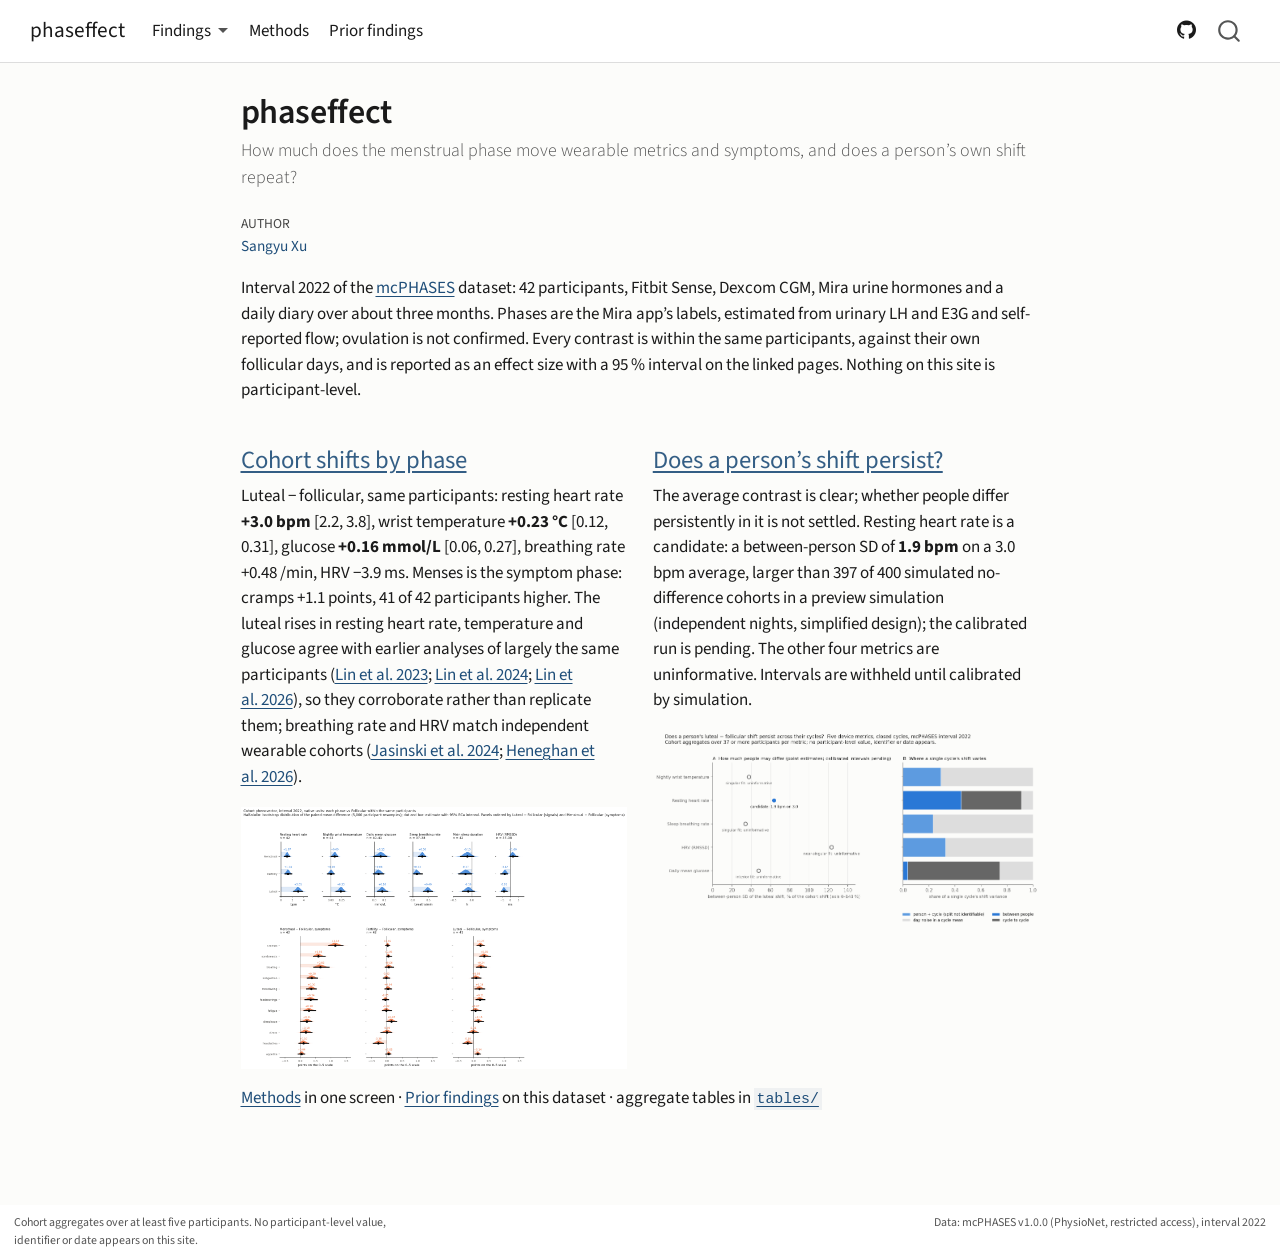
<file: docs/index.html>
<!DOCTYPE html>
<html xmlns="http://www.w3.org/1999/xhtml" lang="en" xml:lang="en"><head>

<meta charset="utf-8">
<meta name="generator" content="quarto-1.8.27">

<meta name="viewport" content="width=device-width, initial-scale=1.0, user-scalable=yes">

<meta name="author" content="Sangyu Xu">

<title>phaseffect</title>
<style>
code{white-space: pre-wrap;}
span.smallcaps{font-variant: small-caps;}
div.columns{display: flex; gap: min(4vw, 1.5em);}
div.column{flex: auto; overflow-x: auto;}
div.hanging-indent{margin-left: 1.5em; text-indent: -1.5em;}
ul.task-list{list-style: none;}
ul.task-list li input[type="checkbox"] {
  width: 0.8em;
  margin: 0 0.8em 0.2em -1em; /* quarto-specific, see https://github.com/quarto-dev/quarto-cli/issues/4556 */ 
  vertical-align: middle;
}
</style>


<script src="site_libs/quarto-nav/quarto-nav.js"></script>
<script src="site_libs/quarto-nav/headroom.min.js"></script>
<script src="site_libs/clipboard/clipboard.min.js"></script>
<script src="site_libs/quarto-search/autocomplete.umd.js"></script>
<script src="site_libs/quarto-search/fuse.min.js"></script>
<script src="site_libs/quarto-search/quarto-search.js"></script>
<meta name="quarto:offset" content="./">
<script src="site_libs/quarto-html/quarto.js" type="module"></script>
<script src="site_libs/quarto-html/tabsets/tabsets.js" type="module"></script>
<script src="site_libs/quarto-html/axe/axe-check.js" type="module"></script>
<script src="site_libs/quarto-html/popper.min.js"></script>
<script src="site_libs/quarto-html/tippy.umd.min.js"></script>
<script src="site_libs/quarto-html/anchor.min.js"></script>
<link href="site_libs/quarto-html/tippy.css" rel="stylesheet">
<link href="site_libs/quarto-html/quarto-syntax-highlighting-ed96de9b727972fe78a7b5d16c58bf87.css" rel="stylesheet" id="quarto-text-highlighting-styles">
<script src="site_libs/bootstrap/bootstrap.min.js"></script>
<link href="site_libs/bootstrap/bootstrap-icons.css" rel="stylesheet">
<link href="site_libs/bootstrap/bootstrap-5b4ad623e5705c0698d39aec6f10cf02.min.css" rel="stylesheet" append-hash="true" id="quarto-bootstrap" data-mode="light">
<script id="quarto-search-options" type="application/json">{
  "location": "navbar",
  "copy-button": false,
  "collapse-after": 3,
  "panel-placement": "end",
  "type": "overlay",
  "limit": 50,
  "keyboard-shortcut": [
    "f",
    "/",
    "s"
  ],
  "show-item-context": false,
  "language": {
    "search-no-results-text": "No results",
    "search-matching-documents-text": "matching documents",
    "search-copy-link-title": "Copy link to search",
    "search-hide-matches-text": "Hide additional matches",
    "search-more-match-text": "more match in this document",
    "search-more-matches-text": "more matches in this document",
    "search-clear-button-title": "Clear",
    "search-text-placeholder": "",
    "search-detached-cancel-button-title": "Cancel",
    "search-submit-button-title": "Submit",
    "search-label": "Search"
  }
}</script>


<link rel="stylesheet" href="styles.css">
</head>

<body class="nav-fixed fullcontent quarto-light">

<div id="quarto-search-results"></div>
  <header id="quarto-header" class="headroom fixed-top">
    <nav class="navbar navbar-expand-lg " data-bs-theme="dark">
      <div class="navbar-container container-fluid">
      <div class="navbar-brand-container mx-auto">
    <a class="navbar-brand" href="./index.html">
    <span class="navbar-title">phaseffect</span>
    </a>
  </div>
            <div id="quarto-search" class="" title="Search"></div>
          <button class="navbar-toggler" type="button" data-bs-toggle="collapse" data-bs-target="#navbarCollapse" aria-controls="navbarCollapse" role="menu" aria-expanded="false" aria-label="Toggle navigation" onclick="if (window.quartoToggleHeadroom) { window.quartoToggleHeadroom(); }">
  <span class="navbar-toggler-icon"></span>
</button>
          <div class="collapse navbar-collapse" id="navbarCollapse">
            <ul class="navbar-nav navbar-nav-scroll me-auto">
  <li class="nav-item dropdown ">
    <a class="nav-link dropdown-toggle" href="#" id="nav-menu-findings" role="link" data-bs-toggle="dropdown" aria-expanded="false">
 <span class="menu-text">Findings</span>
    </a>
    <ul class="dropdown-menu" aria-labelledby="nav-menu-findings">    
        <li>
    <a class="dropdown-item" href="./cohort-shifts.html">
 <span class="dropdown-text">Cohort shifts by phase</span></a>
  </li>  
        <li>
    <a class="dropdown-item" href="./repeatability.html">
 <span class="dropdown-text">Does a person’s shift repeat?</span></a>
  </li>  
    </ul>
  </li>
  <li class="nav-item">
    <a class="nav-link" href="./methods.html"> 
<span class="menu-text">Methods</span></a>
  </li>  
  <li class="nav-item">
    <a class="nav-link" href="./prior-findings.html"> 
<span class="menu-text">Prior findings</span></a>
  </li>  
</ul>
            <ul class="navbar-nav navbar-nav-scroll ms-auto">
  <li class="nav-item compact">
    <a class="nav-link" href="https://github.com/sangyu/phaseffect"> <i class="bi bi-github" role="img" aria-label="GitHub">
</i> 
<span class="menu-text"></span></a>
  </li>  
</ul>
          </div> <!-- /navcollapse -->
            <div class="quarto-navbar-tools">
</div>
      </div> <!-- /container-fluid -->
    </nav>
</header>
<!-- content -->
<div id="quarto-content" class="quarto-container page-columns page-rows-contents page-layout-article page-navbar">
<!-- sidebar -->
<!-- margin-sidebar -->
    
<!-- main -->
<main class="content" id="quarto-document-content">

<header id="title-block-header" class="quarto-title-block default">
<div class="quarto-title">
<h1 class="title">phaseffect</h1>
<p class="subtitle lead">How much does the menstrual phase move wearable metrics and symptoms, and does a person’s own shift repeat?</p>
</div>



<div class="quarto-title-meta">

    <div>
    <div class="quarto-title-meta-heading">Author</div>
    <div class="quarto-title-meta-contents">
             <p><a href="https://xusangyu.com">Sangyu Xu</a> </p>
          </div>
  </div>
    
  
    
  </div>
  


</header>


<p>Interval 2022 of the <a href="https://physionet.org/content/mcphases/1.0.0/">mcPHASES</a> dataset: 42 participants, Fitbit Sense, Dexcom CGM, Mira urine hormones and a daily diary over about three months. Phases are the Mira app’s labels, estimated from urinary LH and E3G and self-reported flow; ovulation is not confirmed. Every contrast is within the same participants, against their own follicular days, and is reported as an effect size with a 95 % interval on the linked pages. Nothing on this site is participant-level.</p>
<div class="grid">
<section id="cohort-shifts-by-phase" class="level3 g-col-12 g-col-md-6">
<h3 class="anchored" data-anchor-id="cohort-shifts-by-phase"><a href="./cohort-shifts.html">Cohort shifts by phase</a></h3>
<p>Luteal − follicular, same participants: resting heart rate <strong>+3.0 bpm</strong> [2.2, 3.8], wrist temperature <strong>+0.23 °C</strong> [0.12, 0.31], glucose <strong>+0.16 mmol/L</strong> [0.06, 0.27], breathing rate +0.48 /min, HRV −3.9 ms. Menses is the symptom phase: cramps +1.1 points, 41 of 42 participants higher. The luteal rises in resting heart rate, temperature and glucose agree with earlier analyses of largely the same participants (<a href="https://doi.org/10.1038/s41746-023-00884-x">Lin et al.&nbsp;2023</a>; <a href="https://doi.org/10.1038/s44294-024-00037-9">Lin et al.&nbsp;2024</a>; <a href="https://doi.org/10.1038/s41597-026-06805-3">Lin et al.&nbsp;2026</a>), so they corroborate rather than replicate them; breathing rate and HRV match independent wearable cohorts (<a href="https://doi.org/10.1038/s41746-024-01394-0">Jasinski et al.&nbsp;2024</a>; <a href="https://doi.org/10.1177/17455057261503611">Heneghan et al.&nbsp;2026</a>).</p>
<p><a href="./cohort-shifts.html"><img src="figures/P1_phenovector_forest.png" class="img-fluid"></a></p>
</section>
<section id="does-a-persons-shift-persist" class="level3 g-col-12 g-col-md-6">
<h3 class="anchored" data-anchor-id="does-a-persons-shift-persist"><a href="./repeatability.html">Does a person’s shift persist?</a></h3>
<p>The average contrast is clear; whether people differ persistently in it is not settled. Resting heart rate is a candidate: a between-person SD of <strong>1.9 bpm</strong> on a 3.0 bpm average, larger than 397 of 400 simulated no-difference cohorts in a preview simulation (independent nights, simplified design); the calibrated run is pending. The other four metrics are uninformative. Intervals are withheld until calibrated by simulation.</p>
<p><a href="./repeatability.html"><img src="figures/F4_rep03.png" class="img-fluid"></a></p>
</section>
</div>
<p><a href="./methods.html">Methods</a> in one screen · <a href="./prior-findings.html">Prior findings</a> on this dataset · aggregate tables in <a href="https://github.com/sangyu/phaseffect/tree/main/tables"><code>tables/</code></a></p>



</main> <!-- /main -->
<script id="quarto-html-after-body" type="application/javascript">
  window.document.addEventListener("DOMContentLoaded", function (event) {
    const icon = "";
    const anchorJS = new window.AnchorJS();
    anchorJS.options = {
      placement: 'right',
      icon: icon
    };
    anchorJS.add('.anchored');
    const isCodeAnnotation = (el) => {
      for (const clz of el.classList) {
        if (clz.startsWith('code-annotation-')) {                     
          return true;
        }
      }
      return false;
    }
    const onCopySuccess = function(e) {
      // button target
      const button = e.trigger;
      // don't keep focus
      button.blur();
      // flash "checked"
      button.classList.add('code-copy-button-checked');
      var currentTitle = button.getAttribute("title");
      button.setAttribute("title", "Copied!");
      let tooltip;
      if (window.bootstrap) {
        button.setAttribute("data-bs-toggle", "tooltip");
        button.setAttribute("data-bs-placement", "left");
        button.setAttribute("data-bs-title", "Copied!");
        tooltip = new bootstrap.Tooltip(button, 
          { trigger: "manual", 
            customClass: "code-copy-button-tooltip",
            offset: [0, -8]});
        tooltip.show();    
      }
      setTimeout(function() {
        if (tooltip) {
          tooltip.hide();
          button.removeAttribute("data-bs-title");
          button.removeAttribute("data-bs-toggle");
          button.removeAttribute("data-bs-placement");
        }
        button.setAttribute("title", currentTitle);
        button.classList.remove('code-copy-button-checked');
      }, 1000);
      // clear code selection
      e.clearSelection();
    }
    const getTextToCopy = function(trigger) {
      const outerScaffold = trigger.parentElement.cloneNode(true);
      const codeEl = outerScaffold.querySelector('code');
      for (const childEl of codeEl.children) {
        if (isCodeAnnotation(childEl)) {
          childEl.remove();
        }
      }
      return codeEl.innerText;
    }
    const clipboard = new window.ClipboardJS('.code-copy-button:not([data-in-quarto-modal])', {
      text: getTextToCopy
    });
    clipboard.on('success', onCopySuccess);
    if (window.document.getElementById('quarto-embedded-source-code-modal')) {
      const clipboardModal = new window.ClipboardJS('.code-copy-button[data-in-quarto-modal]', {
        text: getTextToCopy,
        container: window.document.getElementById('quarto-embedded-source-code-modal')
      });
      clipboardModal.on('success', onCopySuccess);
    }
      var localhostRegex = new RegExp(/^(?:http|https):\/\/localhost\:?[0-9]*\//);
      var mailtoRegex = new RegExp(/^mailto:/);
        var filterRegex = new RegExp("https:\/\/sangyu\.github\.io\/phaseffect");
      var isInternal = (href) => {
          return filterRegex.test(href) || localhostRegex.test(href) || mailtoRegex.test(href);
      }
      // Inspect non-navigation links and adorn them if external
     var links = window.document.querySelectorAll('a[href]:not(.nav-link):not(.navbar-brand):not(.toc-action):not(.sidebar-link):not(.sidebar-item-toggle):not(.pagination-link):not(.no-external):not([aria-hidden]):not(.dropdown-item):not(.quarto-navigation-tool):not(.about-link)');
      for (var i=0; i<links.length; i++) {
        const link = links[i];
        if (!isInternal(link.href)) {
          // undo the damage that might have been done by quarto-nav.js in the case of
          // links that we want to consider external
          if (link.dataset.originalHref !== undefined) {
            link.href = link.dataset.originalHref;
          }
            // target, if specified
            link.setAttribute("target", "_blank");
            if (link.getAttribute("rel") === null) {
              link.setAttribute("rel", "noopener");
            }
        }
      }
    function tippyHover(el, contentFn, onTriggerFn, onUntriggerFn) {
      const config = {
        allowHTML: true,
        maxWidth: 500,
        delay: 100,
        arrow: false,
        appendTo: function(el) {
            return el.parentElement;
        },
        interactive: true,
        interactiveBorder: 10,
        theme: 'quarto',
        placement: 'bottom-start',
      };
      if (contentFn) {
        config.content = contentFn;
      }
      if (onTriggerFn) {
        config.onTrigger = onTriggerFn;
      }
      if (onUntriggerFn) {
        config.onUntrigger = onUntriggerFn;
      }
      window.tippy(el, config); 
    }
    const noterefs = window.document.querySelectorAll('a[role="doc-noteref"]');
    for (var i=0; i<noterefs.length; i++) {
      const ref = noterefs[i];
      tippyHover(ref, function() {
        // use id or data attribute instead here
        let href = ref.getAttribute('data-footnote-href') || ref.getAttribute('href');
        try { href = new URL(href).hash; } catch {}
        const id = href.replace(/^#\/?/, "");
        const note = window.document.getElementById(id);
        if (note) {
          return note.innerHTML;
        } else {
          return "";
        }
      });
    }
    const xrefs = window.document.querySelectorAll('a.quarto-xref');
    const processXRef = (id, note) => {
      // Strip column container classes
      const stripColumnClz = (el) => {
        el.classList.remove("page-full", "page-columns");
        if (el.children) {
          for (const child of el.children) {
            stripColumnClz(child);
          }
        }
      }
      stripColumnClz(note)
      if (id === null || id.startsWith('sec-')) {
        // Special case sections, only their first couple elements
        const container = document.createElement("div");
        if (note.children && note.children.length > 2) {
          container.appendChild(note.children[0].cloneNode(true));
          for (let i = 1; i < note.children.length; i++) {
            const child = note.children[i];
            if (child.tagName === "P" && child.innerText === "") {
              continue;
            } else {
              container.appendChild(child.cloneNode(true));
              break;
            }
          }
          if (window.Quarto?.typesetMath) {
            window.Quarto.typesetMath(container);
          }
          return container.innerHTML
        } else {
          if (window.Quarto?.typesetMath) {
            window.Quarto.typesetMath(note);
          }
          return note.innerHTML;
        }
      } else {
        // Remove any anchor links if they are present
        const anchorLink = note.querySelector('a.anchorjs-link');
        if (anchorLink) {
          anchorLink.remove();
        }
        if (window.Quarto?.typesetMath) {
          window.Quarto.typesetMath(note);
        }
        if (note.classList.contains("callout")) {
          return note.outerHTML;
        } else {
          return note.innerHTML;
        }
      }
    }
    for (var i=0; i<xrefs.length; i++) {
      const xref = xrefs[i];
      tippyHover(xref, undefined, function(instance) {
        instance.disable();
        let url = xref.getAttribute('href');
        let hash = undefined; 
        if (url.startsWith('#')) {
          hash = url;
        } else {
          try { hash = new URL(url).hash; } catch {}
        }
        if (hash) {
          const id = hash.replace(/^#\/?/, "");
          const note = window.document.getElementById(id);
          if (note !== null) {
            try {
              const html = processXRef(id, note.cloneNode(true));
              instance.setContent(html);
            } finally {
              instance.enable();
              instance.show();
            }
          } else {
            // See if we can fetch this
            fetch(url.split('#')[0])
            .then(res => res.text())
            .then(html => {
              const parser = new DOMParser();
              const htmlDoc = parser.parseFromString(html, "text/html");
              const note = htmlDoc.getElementById(id);
              if (note !== null) {
                const html = processXRef(id, note);
                instance.setContent(html);
              } 
            }).finally(() => {
              instance.enable();
              instance.show();
            });
          }
        } else {
          // See if we can fetch a full url (with no hash to target)
          // This is a special case and we should probably do some content thinning / targeting
          fetch(url)
          .then(res => res.text())
          .then(html => {
            const parser = new DOMParser();
            const htmlDoc = parser.parseFromString(html, "text/html");
            const note = htmlDoc.querySelector('main.content');
            if (note !== null) {
              // This should only happen for chapter cross references
              // (since there is no id in the URL)
              // remove the first header
              if (note.children.length > 0 && note.children[0].tagName === "HEADER") {
                note.children[0].remove();
              }
              const html = processXRef(null, note);
              instance.setContent(html);
            } 
          }).finally(() => {
            instance.enable();
            instance.show();
          });
        }
      }, function(instance) {
      });
    }
        let selectedAnnoteEl;
        const selectorForAnnotation = ( cell, annotation) => {
          let cellAttr = 'data-code-cell="' + cell + '"';
          let lineAttr = 'data-code-annotation="' +  annotation + '"';
          const selector = 'span[' + cellAttr + '][' + lineAttr + ']';
          return selector;
        }
        const selectCodeLines = (annoteEl) => {
          const doc = window.document;
          const targetCell = annoteEl.getAttribute("data-target-cell");
          const targetAnnotation = annoteEl.getAttribute("data-target-annotation");
          const annoteSpan = window.document.querySelector(selectorForAnnotation(targetCell, targetAnnotation));
          const lines = annoteSpan.getAttribute("data-code-lines").split(",");
          const lineIds = lines.map((line) => {
            return targetCell + "-" + line;
          })
          let top = null;
          let height = null;
          let parent = null;
          if (lineIds.length > 0) {
              //compute the position of the single el (top and bottom and make a div)
              const el = window.document.getElementById(lineIds[0]);
              top = el.offsetTop;
              height = el.offsetHeight;
              parent = el.parentElement.parentElement;
            if (lineIds.length > 1) {
              const lastEl = window.document.getElementById(lineIds[lineIds.length - 1]);
              const bottom = lastEl.offsetTop + lastEl.offsetHeight;
              height = bottom - top;
            }
            if (top !== null && height !== null && parent !== null) {
              // cook up a div (if necessary) and position it 
              let div = window.document.getElementById("code-annotation-line-highlight");
              if (div === null) {
                div = window.document.createElement("div");
                div.setAttribute("id", "code-annotation-line-highlight");
                div.style.position = 'absolute';
                parent.appendChild(div);
              }
              div.style.top = top - 2 + "px";
              div.style.height = height + 4 + "px";
              div.style.left = 0;
              let gutterDiv = window.document.getElementById("code-annotation-line-highlight-gutter");
              if (gutterDiv === null) {
                gutterDiv = window.document.createElement("div");
                gutterDiv.setAttribute("id", "code-annotation-line-highlight-gutter");
                gutterDiv.style.position = 'absolute';
                const codeCell = window.document.getElementById(targetCell);
                const gutter = codeCell.querySelector('.code-annotation-gutter');
                gutter.appendChild(gutterDiv);
              }
              gutterDiv.style.top = top - 2 + "px";
              gutterDiv.style.height = height + 4 + "px";
            }
            selectedAnnoteEl = annoteEl;
          }
        };
        const unselectCodeLines = () => {
          const elementsIds = ["code-annotation-line-highlight", "code-annotation-line-highlight-gutter"];
          elementsIds.forEach((elId) => {
            const div = window.document.getElementById(elId);
            if (div) {
              div.remove();
            }
          });
          selectedAnnoteEl = undefined;
        };
          // Handle positioning of the toggle
      window.addEventListener(
        "resize",
        throttle(() => {
          elRect = undefined;
          if (selectedAnnoteEl) {
            selectCodeLines(selectedAnnoteEl);
          }
        }, 10)
      );
      function throttle(fn, ms) {
      let throttle = false;
      let timer;
        return (...args) => {
          if(!throttle) { // first call gets through
              fn.apply(this, args);
              throttle = true;
          } else { // all the others get throttled
              if(timer) clearTimeout(timer); // cancel #2
              timer = setTimeout(() => {
                fn.apply(this, args);
                timer = throttle = false;
              }, ms);
          }
        };
      }
        // Attach click handler to the DT
        const annoteDls = window.document.querySelectorAll('dt[data-target-cell]');
        for (const annoteDlNode of annoteDls) {
          annoteDlNode.addEventListener('click', (event) => {
            const clickedEl = event.target;
            if (clickedEl !== selectedAnnoteEl) {
              unselectCodeLines();
              const activeEl = window.document.querySelector('dt[data-target-cell].code-annotation-active');
              if (activeEl) {
                activeEl.classList.remove('code-annotation-active');
              }
              selectCodeLines(clickedEl);
              clickedEl.classList.add('code-annotation-active');
            } else {
              // Unselect the line
              unselectCodeLines();
              clickedEl.classList.remove('code-annotation-active');
            }
          });
        }
    const findCites = (el) => {
      const parentEl = el.parentElement;
      if (parentEl) {
        const cites = parentEl.dataset.cites;
        if (cites) {
          return {
            el,
            cites: cites.split(' ')
          };
        } else {
          return findCites(el.parentElement)
        }
      } else {
        return undefined;
      }
    };
    var bibliorefs = window.document.querySelectorAll('a[role="doc-biblioref"]');
    for (var i=0; i<bibliorefs.length; i++) {
      const ref = bibliorefs[i];
      const citeInfo = findCites(ref);
      if (citeInfo) {
        tippyHover(citeInfo.el, function() {
          var popup = window.document.createElement('div');
          citeInfo.cites.forEach(function(cite) {
            var citeDiv = window.document.createElement('div');
            citeDiv.classList.add('hanging-indent');
            citeDiv.classList.add('csl-entry');
            var biblioDiv = window.document.getElementById('ref-' + cite);
            if (biblioDiv) {
              citeDiv.innerHTML = biblioDiv.innerHTML;
            }
            popup.appendChild(citeDiv);
          });
          return popup.innerHTML;
        });
      }
    }
  });
  </script>
</div> <!-- /content -->
<footer class="footer">
  <div class="nav-footer">
    <div class="nav-footer-left">
<p>Cohort aggregates over at least five participants. No participant-level value, identifier or date appears on this site.</p>
</div>   
    <div class="nav-footer-center">
      &nbsp;
    </div>
    <div class="nav-footer-right">
<p>Data: mcPHASES v1.0.0 (PhysioNet, restricted access), interval 2022</p>
</div>
  </div>
</footer>




</body></html>
</file>
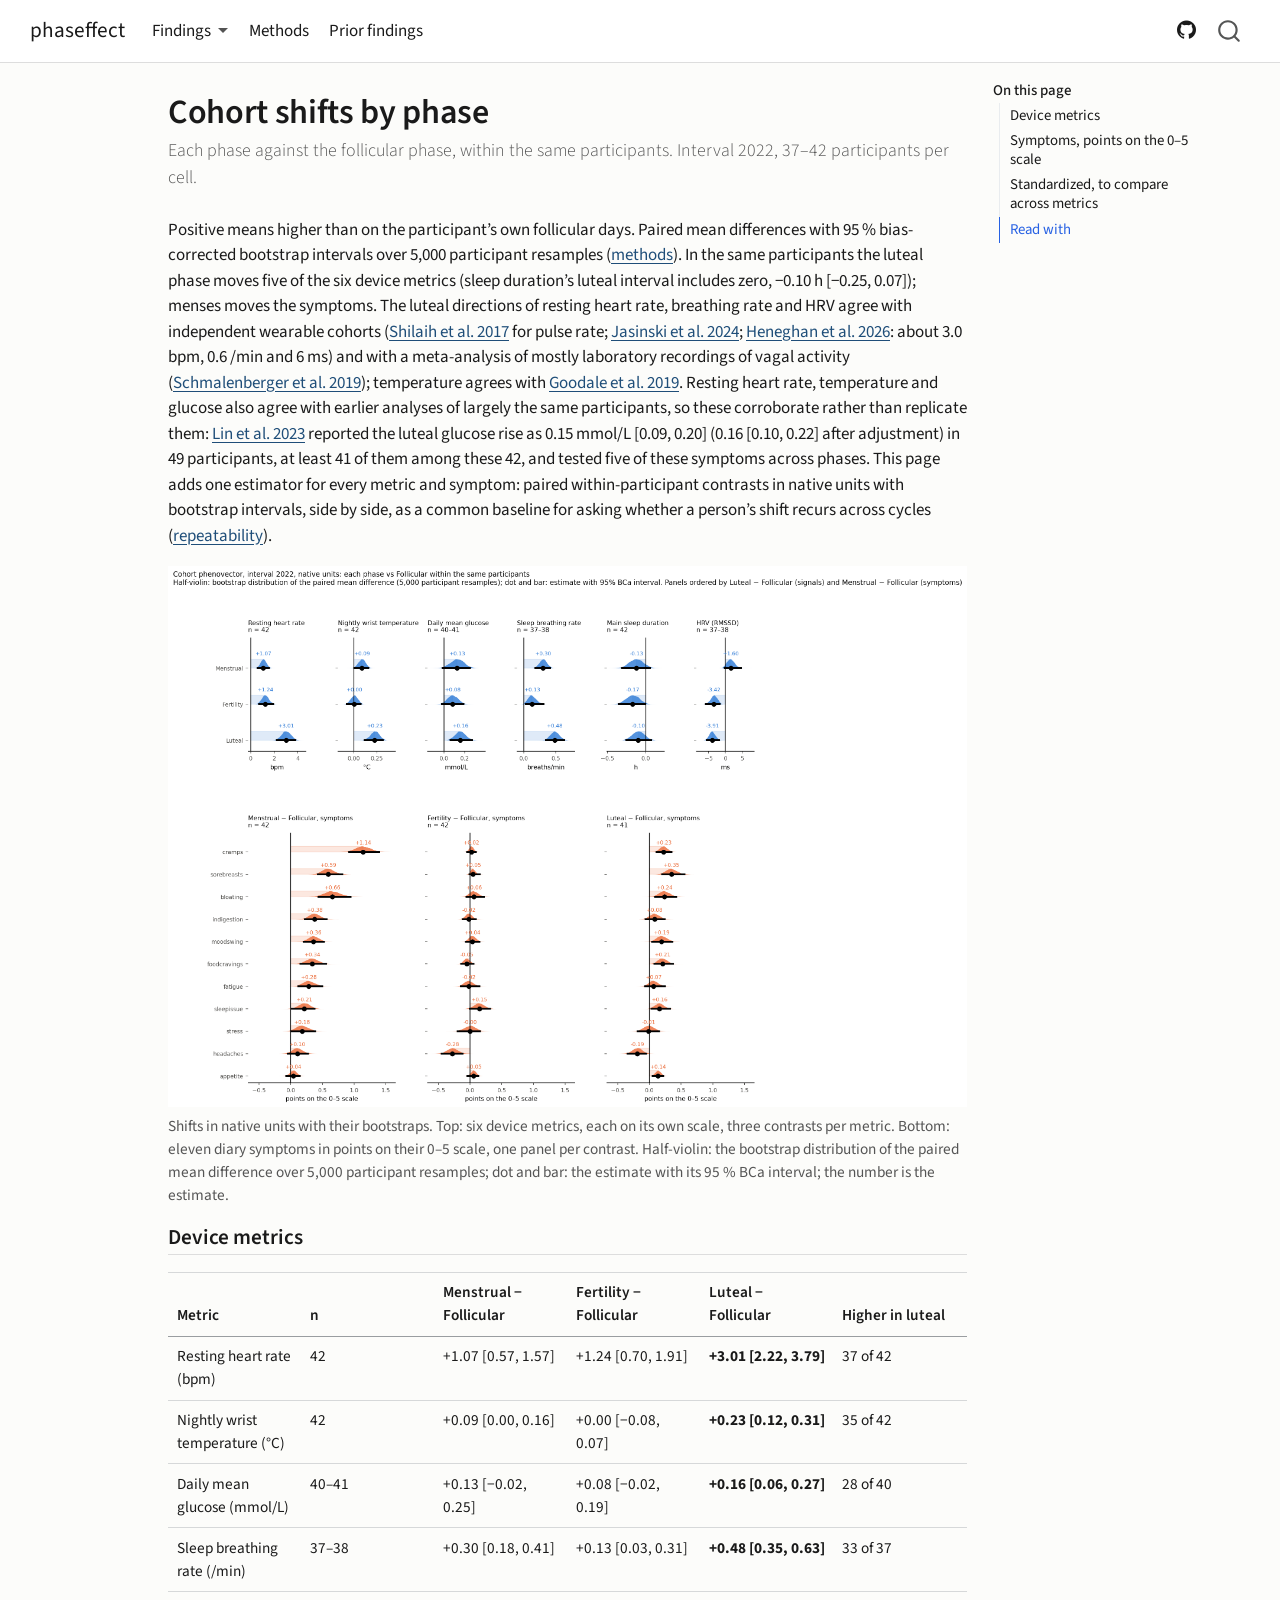
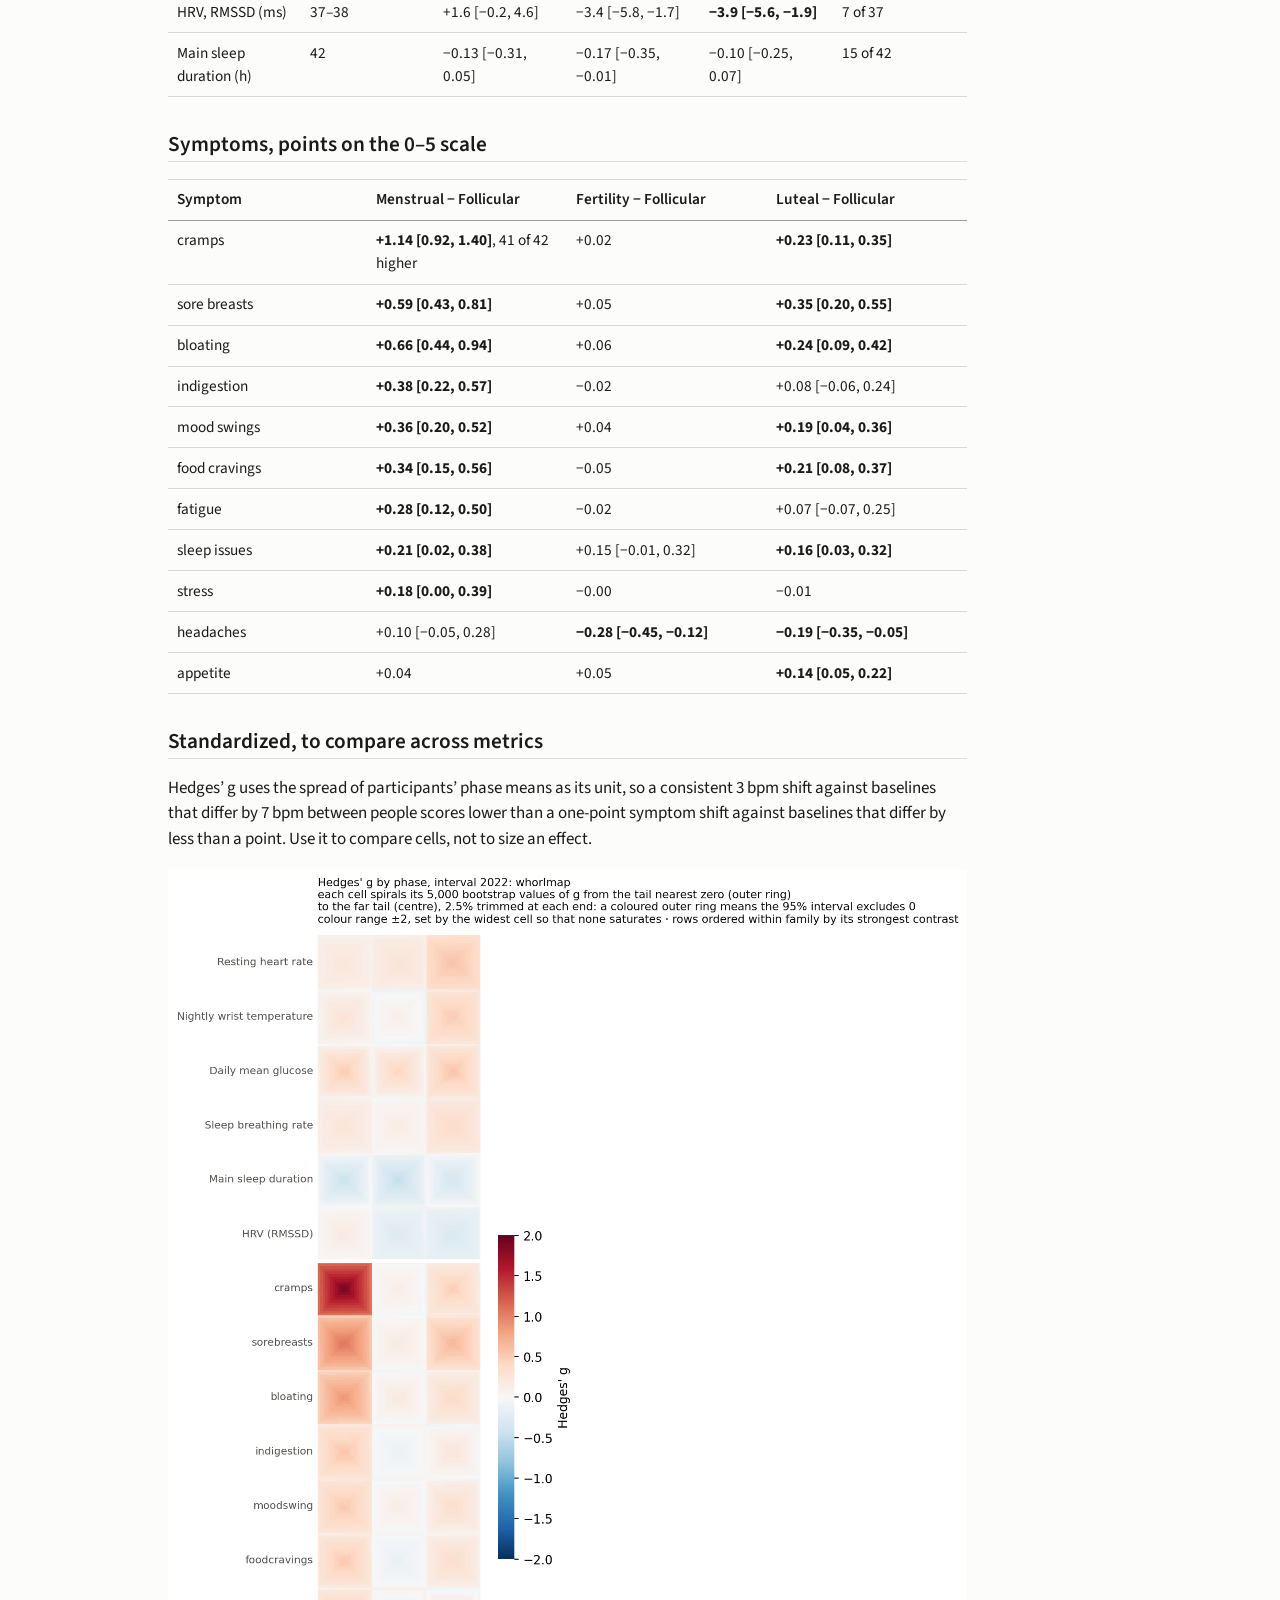
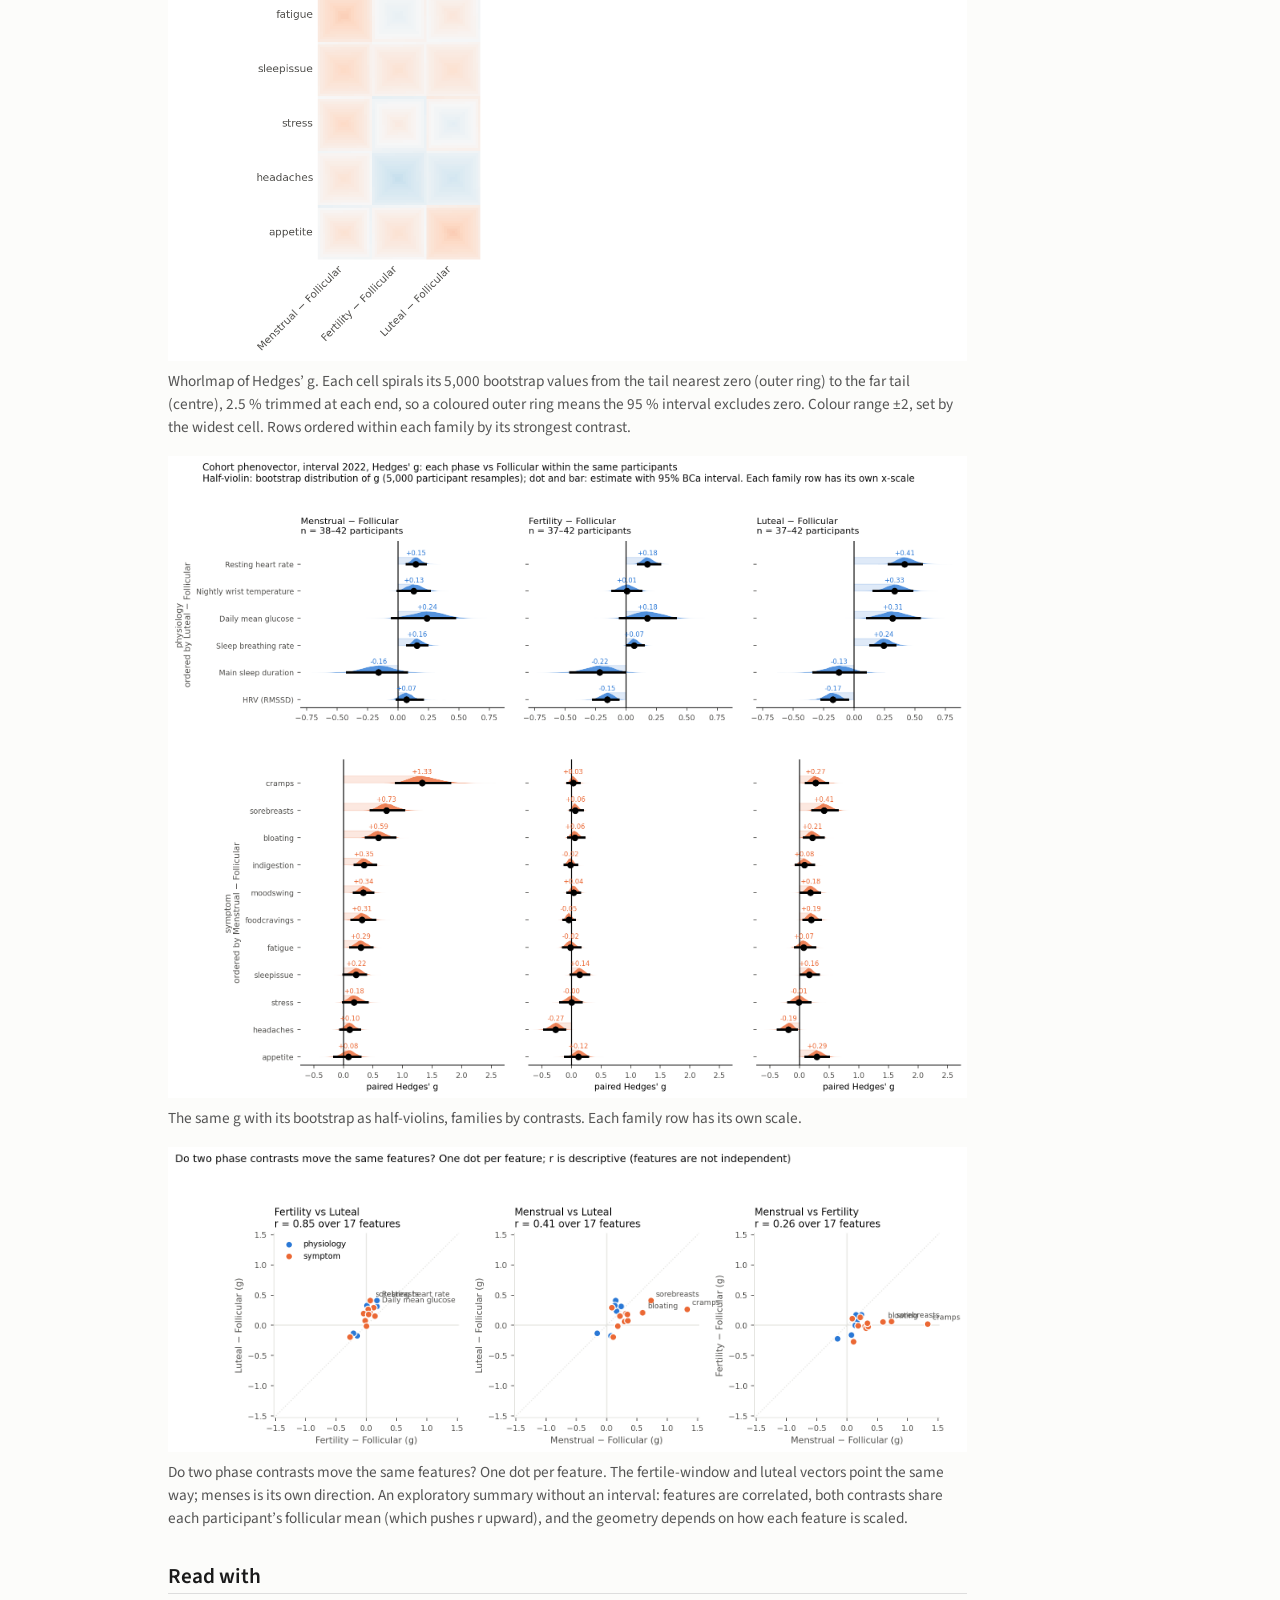
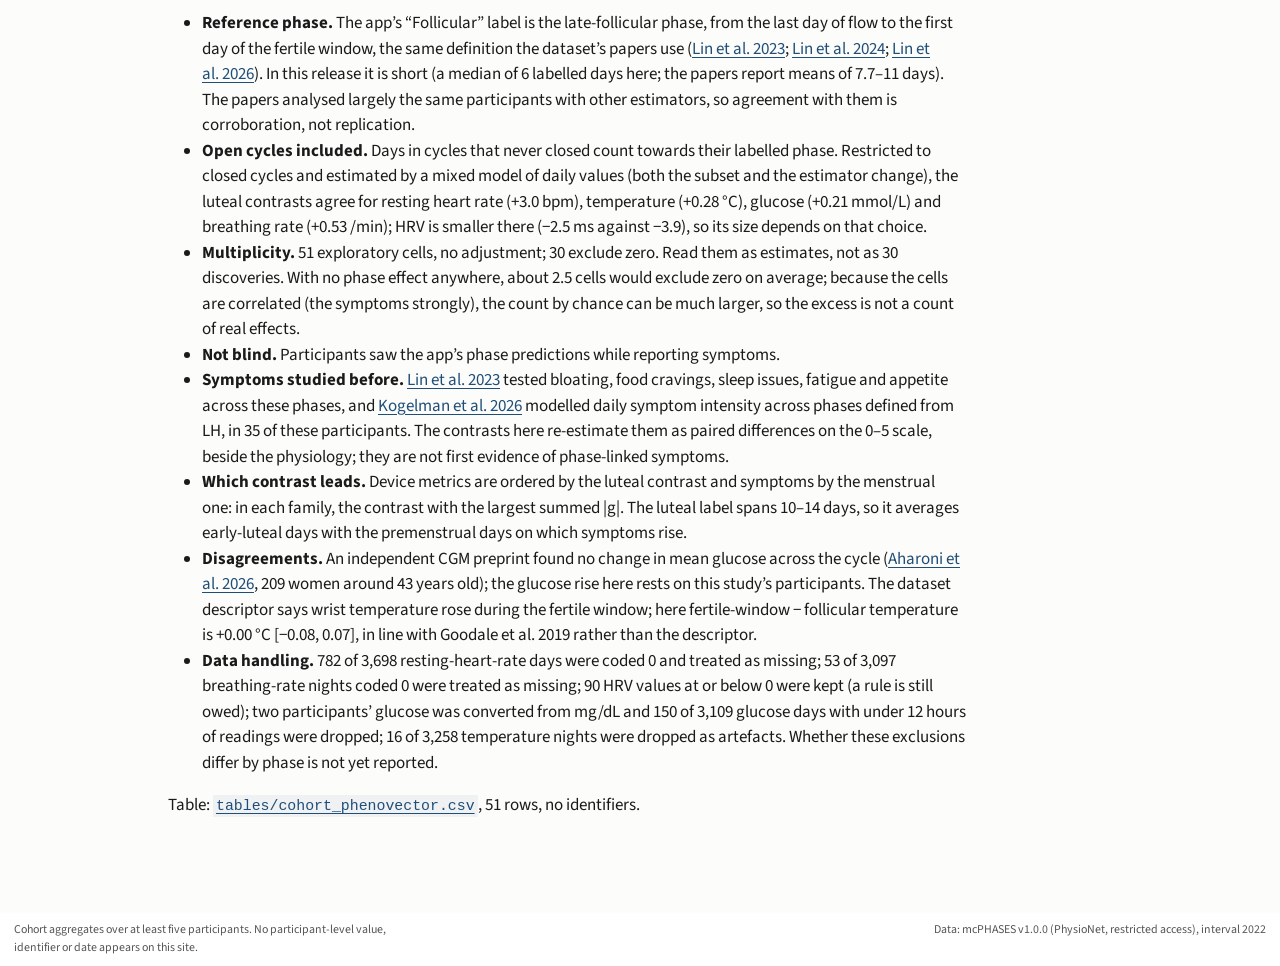
<file: docs/cohort-shifts.html>
<!DOCTYPE html>
<html xmlns="http://www.w3.org/1999/xhtml" lang="en" xml:lang="en"><head>

<meta charset="utf-8">
<meta name="generator" content="quarto-1.8.27">

<meta name="viewport" content="width=device-width, initial-scale=1.0, user-scalable=yes">


<title>Cohort shifts by phase – phaseffect</title>
<style>
code{white-space: pre-wrap;}
span.smallcaps{font-variant: small-caps;}
div.columns{display: flex; gap: min(4vw, 1.5em);}
div.column{flex: auto; overflow-x: auto;}
div.hanging-indent{margin-left: 1.5em; text-indent: -1.5em;}
ul.task-list{list-style: none;}
ul.task-list li input[type="checkbox"] {
  width: 0.8em;
  margin: 0 0.8em 0.2em -1em; /* quarto-specific, see https://github.com/quarto-dev/quarto-cli/issues/4556 */ 
  vertical-align: middle;
}
</style>


<script src="site_libs/quarto-nav/quarto-nav.js"></script>
<script src="site_libs/quarto-nav/headroom.min.js"></script>
<script src="site_libs/clipboard/clipboard.min.js"></script>
<script src="site_libs/quarto-search/autocomplete.umd.js"></script>
<script src="site_libs/quarto-search/fuse.min.js"></script>
<script src="site_libs/quarto-search/quarto-search.js"></script>
<meta name="quarto:offset" content="./">
<script src="site_libs/quarto-html/quarto.js" type="module"></script>
<script src="site_libs/quarto-html/tabsets/tabsets.js" type="module"></script>
<script src="site_libs/quarto-html/axe/axe-check.js" type="module"></script>
<script src="site_libs/quarto-html/popper.min.js"></script>
<script src="site_libs/quarto-html/tippy.umd.min.js"></script>
<script src="site_libs/quarto-html/anchor.min.js"></script>
<link href="site_libs/quarto-html/tippy.css" rel="stylesheet">
<link href="site_libs/quarto-html/quarto-syntax-highlighting-ed96de9b727972fe78a7b5d16c58bf87.css" rel="stylesheet" id="quarto-text-highlighting-styles">
<script src="site_libs/bootstrap/bootstrap.min.js"></script>
<link href="site_libs/bootstrap/bootstrap-icons.css" rel="stylesheet">
<link href="site_libs/bootstrap/bootstrap-5b4ad623e5705c0698d39aec6f10cf02.min.css" rel="stylesheet" append-hash="true" id="quarto-bootstrap" data-mode="light">
<script id="quarto-search-options" type="application/json">{
  "location": "navbar",
  "copy-button": false,
  "collapse-after": 3,
  "panel-placement": "end",
  "type": "overlay",
  "limit": 50,
  "keyboard-shortcut": [
    "f",
    "/",
    "s"
  ],
  "show-item-context": false,
  "language": {
    "search-no-results-text": "No results",
    "search-matching-documents-text": "matching documents",
    "search-copy-link-title": "Copy link to search",
    "search-hide-matches-text": "Hide additional matches",
    "search-more-match-text": "more match in this document",
    "search-more-matches-text": "more matches in this document",
    "search-clear-button-title": "Clear",
    "search-text-placeholder": "",
    "search-detached-cancel-button-title": "Cancel",
    "search-submit-button-title": "Submit",
    "search-label": "Search"
  }
}</script>


<link rel="stylesheet" href="styles.css">
</head>

<body class="nav-fixed quarto-light">

<div id="quarto-search-results"></div>
  <header id="quarto-header" class="headroom fixed-top">
    <nav class="navbar navbar-expand-lg " data-bs-theme="dark">
      <div class="navbar-container container-fluid">
      <div class="navbar-brand-container mx-auto">
    <a class="navbar-brand" href="./index.html">
    <span class="navbar-title">phaseffect</span>
    </a>
  </div>
            <div id="quarto-search" class="" title="Search"></div>
          <button class="navbar-toggler" type="button" data-bs-toggle="collapse" data-bs-target="#navbarCollapse" aria-controls="navbarCollapse" role="menu" aria-expanded="false" aria-label="Toggle navigation" onclick="if (window.quartoToggleHeadroom) { window.quartoToggleHeadroom(); }">
  <span class="navbar-toggler-icon"></span>
</button>
          <div class="collapse navbar-collapse" id="navbarCollapse">
            <ul class="navbar-nav navbar-nav-scroll me-auto">
  <li class="nav-item dropdown ">
    <a class="nav-link dropdown-toggle" href="#" id="nav-menu-findings" role="link" data-bs-toggle="dropdown" aria-expanded="false">
 <span class="menu-text">Findings</span>
    </a>
    <ul class="dropdown-menu" aria-labelledby="nav-menu-findings">    
        <li>
    <a class="dropdown-item" href="./cohort-shifts.html">
 <span class="dropdown-text">Cohort shifts by phase</span></a>
  </li>  
        <li>
    <a class="dropdown-item" href="./repeatability.html">
 <span class="dropdown-text">Does a person’s shift repeat?</span></a>
  </li>  
    </ul>
  </li>
  <li class="nav-item">
    <a class="nav-link" href="./methods.html"> 
<span class="menu-text">Methods</span></a>
  </li>  
  <li class="nav-item">
    <a class="nav-link" href="./prior-findings.html"> 
<span class="menu-text">Prior findings</span></a>
  </li>  
</ul>
            <ul class="navbar-nav navbar-nav-scroll ms-auto">
  <li class="nav-item compact">
    <a class="nav-link" href="https://github.com/sangyu/phaseffect"> <i class="bi bi-github" role="img" aria-label="GitHub">
</i> 
<span class="menu-text"></span></a>
  </li>  
</ul>
          </div> <!-- /navcollapse -->
            <div class="quarto-navbar-tools">
</div>
      </div> <!-- /container-fluid -->
    </nav>
</header>
<!-- content -->
<div id="quarto-content" class="quarto-container page-columns page-rows-contents page-layout-article page-navbar">
<!-- sidebar -->
<!-- margin-sidebar -->
    <div id="quarto-margin-sidebar" class="sidebar margin-sidebar">
        <nav id="TOC" role="doc-toc" class="toc-active">
    <h2 id="toc-title">On this page</h2>
   
  <ul class="collapse">
  <li><a href="#device-metrics" id="toc-device-metrics" class="nav-link active" data-scroll-target="#device-metrics">Device metrics</a></li>
  <li><a href="#symptoms-points-on-the-05-scale" id="toc-symptoms-points-on-the-05-scale" class="nav-link" data-scroll-target="#symptoms-points-on-the-05-scale">Symptoms, points on the 0–5 scale</a></li>
  <li><a href="#standardized-to-compare-across-metrics" id="toc-standardized-to-compare-across-metrics" class="nav-link" data-scroll-target="#standardized-to-compare-across-metrics">Standardized, to compare across metrics</a></li>
  <li><a href="#read-with" id="toc-read-with" class="nav-link" data-scroll-target="#read-with">Read with</a></li>
  </ul>
</nav>
    </div>
<!-- main -->
<main class="content" id="quarto-document-content">

<header id="title-block-header" class="quarto-title-block default">
<div class="quarto-title">
<h1 class="title">Cohort shifts by phase</h1>
<p class="subtitle lead">Each phase against the follicular phase, within the same participants. Interval 2022, 37–42 participants per cell.</p>
</div>



<div class="quarto-title-meta">

    
  
    
  </div>
  


</header>


<p>Positive means higher than on the participant’s own follicular days. Paired mean differences with 95 % bias-corrected bootstrap intervals over 5,000 participant resamples (<a href="./methods.html">methods</a>). In the same participants the luteal phase moves five of the six device metrics (sleep duration’s luteal interval includes zero, −0.10 h [−0.25, 0.07]); menses moves the symptoms. The luteal directions of resting heart rate, breathing rate and HRV agree with independent wearable cohorts (<a href="https://doi.org/10.1038/s41598-017-01433-9">Shilaih et al.&nbsp;2017</a> for pulse rate; <a href="https://doi.org/10.1038/s41746-024-01394-0">Jasinski et al.&nbsp;2024</a>; <a href="https://doi.org/10.1177/17455057261503611">Heneghan et al.&nbsp;2026</a>: about 3.0 bpm, 0.6 /min and 6 ms) and with a meta-analysis of mostly laboratory recordings of vagal activity (<a href="https://doi.org/10.3390/jcm8111946">Schmalenberger et al.&nbsp;2019</a>); temperature agrees with <a href="https://doi.org/10.2196/13404">Goodale et al.&nbsp;2019</a>. Resting heart rate, temperature and glucose also agree with earlier analyses of largely the same participants, so these corroborate rather than replicate them: <a href="https://doi.org/10.1038/s41746-023-00884-x">Lin et al.&nbsp;2023</a> reported the luteal glucose rise as 0.15 mmol/L [0.09, 0.20] (0.16 [0.10, 0.22] after adjustment) in 49 participants, at least 41 of them among these 42, and tested five of these symptoms across phases. This page adds one estimator for every metric and symptom: paired within-participant contrasts in native units with bootstrap intervals, side by side, as a common baseline for asking whether a person’s shift recurs across cycles (<a href="./repeatability.html">repeatability</a>).</p>
<div class="quarto-figure quarto-figure-left">
<figure class="figure">
<p><img src="figures/P1_phenovector_forest.png" class="img-fluid figure-img"></p>
<figcaption>Shifts in native units with their bootstraps. Top: six device metrics, each on its own scale, three contrasts per metric. Bottom: eleven diary symptoms in points on their 0–5 scale, one panel per contrast. Half-violin: the bootstrap distribution of the paired mean difference over 5,000 participant resamples; dot and bar: the estimate with its 95 % BCa interval; the number is the estimate.</figcaption>
</figure>
</div>
<section id="device-metrics" class="level2">
<h2 class="anchored" data-anchor-id="device-metrics">Device metrics</h2>
<table class="caption-top table">
<colgroup>
<col style="width: 16%">
<col style="width: 16%">
<col style="width: 16%">
<col style="width: 16%">
<col style="width: 16%">
<col style="width: 16%">
</colgroup>
<thead>
<tr class="header">
<th>Metric</th>
<th>n</th>
<th>Menstrual − Follicular</th>
<th>Fertility − Follicular</th>
<th>Luteal − Follicular</th>
<th>Higher in luteal</th>
</tr>
</thead>
<tbody>
<tr class="odd">
<td>Resting heart rate (bpm)</td>
<td>42</td>
<td>+1.07 [0.57, 1.57]</td>
<td>+1.24 [0.70, 1.91]</td>
<td><strong>+3.01 [2.22, 3.79]</strong></td>
<td>37 of 42</td>
</tr>
<tr class="even">
<td>Nightly wrist temperature (°C)</td>
<td>42</td>
<td>+0.09 [0.00, 0.16]</td>
<td>+0.00 [−0.08, 0.07]</td>
<td><strong>+0.23 [0.12, 0.31]</strong></td>
<td>35 of 42</td>
</tr>
<tr class="odd">
<td>Daily mean glucose (mmol/L)</td>
<td>40–41</td>
<td>+0.13 [−0.02, 0.25]</td>
<td>+0.08 [−0.02, 0.19]</td>
<td><strong>+0.16 [0.06, 0.27]</strong></td>
<td>28 of 40</td>
</tr>
<tr class="even">
<td>Sleep breathing rate (/min)</td>
<td>37–38</td>
<td>+0.30 [0.18, 0.41]</td>
<td>+0.13 [0.03, 0.31]</td>
<td><strong>+0.48 [0.35, 0.63]</strong></td>
<td>33 of 37</td>
</tr>
<tr class="odd">
<td>HRV, RMSSD (ms)</td>
<td>37–38</td>
<td>+1.6 [−0.2, 4.6]</td>
<td>−3.4 [−5.8, −1.7]</td>
<td><strong>−3.9 [−5.6, −1.9]</strong></td>
<td>7 of 37</td>
</tr>
<tr class="even">
<td>Main sleep duration (h)</td>
<td>42</td>
<td>−0.13 [−0.31, 0.05]</td>
<td>−0.17 [−0.35, −0.01]</td>
<td>−0.10 [−0.25, 0.07]</td>
<td>15 of 42</td>
</tr>
</tbody>
</table>
</section>
<section id="symptoms-points-on-the-05-scale" class="level2">
<h2 class="anchored" data-anchor-id="symptoms-points-on-the-05-scale">Symptoms, points on the 0–5 scale</h2>
<table class="caption-top table">
<colgroup>
<col style="width: 25%">
<col style="width: 25%">
<col style="width: 25%">
<col style="width: 25%">
</colgroup>
<thead>
<tr class="header">
<th>Symptom</th>
<th>Menstrual − Follicular</th>
<th>Fertility − Follicular</th>
<th>Luteal − Follicular</th>
</tr>
</thead>
<tbody>
<tr class="odd">
<td>cramps</td>
<td><strong>+1.14 [0.92, 1.40]</strong>, 41 of 42 higher</td>
<td>+0.02</td>
<td><strong>+0.23 [0.11, 0.35]</strong></td>
</tr>
<tr class="even">
<td>sore breasts</td>
<td><strong>+0.59 [0.43, 0.81]</strong></td>
<td>+0.05</td>
<td><strong>+0.35 [0.20, 0.55]</strong></td>
</tr>
<tr class="odd">
<td>bloating</td>
<td><strong>+0.66 [0.44, 0.94]</strong></td>
<td>+0.06</td>
<td><strong>+0.24 [0.09, 0.42]</strong></td>
</tr>
<tr class="even">
<td>indigestion</td>
<td><strong>+0.38 [0.22, 0.57]</strong></td>
<td>−0.02</td>
<td>+0.08 [−0.06, 0.24]</td>
</tr>
<tr class="odd">
<td>mood swings</td>
<td><strong>+0.36 [0.20, 0.52]</strong></td>
<td>+0.04</td>
<td><strong>+0.19 [0.04, 0.36]</strong></td>
</tr>
<tr class="even">
<td>food cravings</td>
<td><strong>+0.34 [0.15, 0.56]</strong></td>
<td>−0.05</td>
<td><strong>+0.21 [0.08, 0.37]</strong></td>
</tr>
<tr class="odd">
<td>fatigue</td>
<td><strong>+0.28 [0.12, 0.50]</strong></td>
<td>−0.02</td>
<td>+0.07 [−0.07, 0.25]</td>
</tr>
<tr class="even">
<td>sleep issues</td>
<td><strong>+0.21 [0.02, 0.38]</strong></td>
<td>+0.15 [−0.01, 0.32]</td>
<td><strong>+0.16 [0.03, 0.32]</strong></td>
</tr>
<tr class="odd">
<td>stress</td>
<td><strong>+0.18 [0.00, 0.39]</strong></td>
<td>−0.00</td>
<td>−0.01</td>
</tr>
<tr class="even">
<td>headaches</td>
<td>+0.10 [−0.05, 0.28]</td>
<td><strong>−0.28 [−0.45, −0.12]</strong></td>
<td><strong>−0.19 [−0.35, −0.05]</strong></td>
</tr>
<tr class="odd">
<td>appetite</td>
<td>+0.04</td>
<td>+0.05</td>
<td><strong>+0.14 [0.05, 0.22]</strong></td>
</tr>
</tbody>
</table>
</section>
<section id="standardized-to-compare-across-metrics" class="level2">
<h2 class="anchored" data-anchor-id="standardized-to-compare-across-metrics">Standardized, to compare across metrics</h2>
<p>Hedges’ g uses the spread of participants’ phase means as its unit, so a consistent 3 bpm shift against baselines that differ by 7 bpm between people scores lower than a one-point symptom shift against baselines that differ by less than a point. Use it to compare cells, not to size an effect.</p>
<div class="quarto-figure quarto-figure-left">
<figure class="figure">
<p><img src="figures/P2_phenovector_whorlmap.png" class="img-fluid figure-img"></p>
<figcaption>Whorlmap of Hedges’ g. Each cell spirals its 5,000 bootstrap values from the tail nearest zero (outer ring) to the far tail (centre), 2.5 % trimmed at each end, so a coloured outer ring means the 95 % interval excludes zero. Colour range ±2, set by the widest cell. Rows ordered within each family by its strongest contrast.</figcaption>
</figure>
</div>
<div class="quarto-figure quarto-figure-left">
<figure class="figure">
<p><img src="figures/P4_phenovector_forest_g.png" class="img-fluid figure-img"></p>
<figcaption>The same g with its bootstrap as half-violins, families by contrasts. Each family row has its own scale.</figcaption>
</figure>
</div>
<div class="quarto-figure quarto-figure-left">
<figure class="figure">
<p><img src="figures/P3_vector_pairs.png" class="img-fluid figure-img"></p>
<figcaption>Do two phase contrasts move the same features? One dot per feature. The fertile-window and luteal vectors point the same way; menses is its own direction. An exploratory summary without an interval: features are correlated, both contrasts share each participant’s follicular mean (which pushes r upward), and the geometry depends on how each feature is scaled.</figcaption>
</figure>
</div>
</section>
<section id="read-with" class="level2">
<h2 class="anchored" data-anchor-id="read-with">Read with</h2>
<ul>
<li><strong>Reference phase.</strong> The app’s “Follicular” label is the late-follicular phase, from the last day of flow to the first day of the fertile window, the same definition the dataset’s papers use (<a href="https://doi.org/10.1038/s41746-023-00884-x">Lin et al.&nbsp;2023</a>; <a href="https://doi.org/10.1038/s44294-024-00037-9">Lin et al.&nbsp;2024</a>; <a href="https://doi.org/10.1038/s41597-026-06805-3">Lin et al.&nbsp;2026</a>). In this release it is short (a median of 6 labelled days here; the papers report means of 7.7–11 days). The papers analysed largely the same participants with other estimators, so agreement with them is corroboration, not replication.</li>
<li><strong>Open cycles included.</strong> Days in cycles that never closed count towards their labelled phase. Restricted to closed cycles and estimated by a mixed model of daily values (both the subset and the estimator change), the luteal contrasts agree for resting heart rate (+3.0 bpm), temperature (+0.28 °C), glucose (+0.21 mmol/L) and breathing rate (+0.53 /min); HRV is smaller there (−2.5 ms against −3.9), so its size depends on that choice.</li>
<li><strong>Multiplicity.</strong> 51 exploratory cells, no adjustment; 30 exclude zero. Read them as estimates, not as 30 discoveries. With no phase effect anywhere, about 2.5 cells would exclude zero on average; because the cells are correlated (the symptoms strongly), the count by chance can be much larger, so the excess is not a count of real effects.</li>
<li><strong>Not blind.</strong> Participants saw the app’s phase predictions while reporting symptoms.</li>
<li><strong>Symptoms studied before.</strong> <a href="https://doi.org/10.1038/s41746-023-00884-x">Lin et al.&nbsp;2023</a> tested bloating, food cravings, sleep issues, fatigue and appetite across these phases, and <a href="https://doi.org/10.64898/2026.08.07.743463">Kogelman et al.&nbsp;2026</a> modelled daily symptom intensity across phases defined from LH, in 35 of these participants. The contrasts here re-estimate them as paired differences on the 0–5 scale, beside the physiology; they are not first evidence of phase-linked symptoms.</li>
<li><strong>Which contrast leads.</strong> Device metrics are ordered by the luteal contrast and symptoms by the menstrual one: in each family, the contrast with the largest summed |g|. The luteal label spans 10–14 days, so it averages early-luteal days with the premenstrual days on which symptoms rise.</li>
<li><strong>Disagreements.</strong> An independent CGM preprint found no change in mean glucose across the cycle (<a href="https://doi.org/10.64898/2026.10.14.26365513">Aharoni et al.&nbsp;2026</a>, 209 women around 43 years old); the glucose rise here rests on this study’s participants. The dataset descriptor says wrist temperature rose during the fertile window; here fertile-window − follicular temperature is +0.00 °C [−0.08, 0.07], in line with Goodale et al.&nbsp;2019 rather than the descriptor.</li>
<li><strong>Data handling.</strong> 782 of 3,698 resting-heart-rate days were coded 0 and treated as missing; 53 of 3,097 breathing-rate nights coded 0 were treated as missing; 90 HRV values at or below 0 were kept (a rule is still owed); two participants’ glucose was converted from mg/dL and 150 of 3,109 glucose days with under 12 hours of readings were dropped; 16 of 3,258 temperature nights were dropped as artefacts. Whether these exclusions differ by phase is not yet reported.</li>
</ul>
<p>Table: <a href="tables/cohort_phenovector.csv"><code>tables/cohort_phenovector.csv</code></a>, 51 rows, no identifiers.</p>


</section>

</main> <!-- /main -->
<script id="quarto-html-after-body" type="application/javascript">
  window.document.addEventListener("DOMContentLoaded", function (event) {
    const icon = "";
    const anchorJS = new window.AnchorJS();
    anchorJS.options = {
      placement: 'right',
      icon: icon
    };
    anchorJS.add('.anchored');
    const isCodeAnnotation = (el) => {
      for (const clz of el.classList) {
        if (clz.startsWith('code-annotation-')) {                     
          return true;
        }
      }
      return false;
    }
    const onCopySuccess = function(e) {
      // button target
      const button = e.trigger;
      // don't keep focus
      button.blur();
      // flash "checked"
      button.classList.add('code-copy-button-checked');
      var currentTitle = button.getAttribute("title");
      button.setAttribute("title", "Copied!");
      let tooltip;
      if (window.bootstrap) {
        button.setAttribute("data-bs-toggle", "tooltip");
        button.setAttribute("data-bs-placement", "left");
        button.setAttribute("data-bs-title", "Copied!");
        tooltip = new bootstrap.Tooltip(button, 
          { trigger: "manual", 
            customClass: "code-copy-button-tooltip",
            offset: [0, -8]});
        tooltip.show();    
      }
      setTimeout(function() {
        if (tooltip) {
          tooltip.hide();
          button.removeAttribute("data-bs-title");
          button.removeAttribute("data-bs-toggle");
          button.removeAttribute("data-bs-placement");
        }
        button.setAttribute("title", currentTitle);
        button.classList.remove('code-copy-button-checked');
      }, 1000);
      // clear code selection
      e.clearSelection();
    }
    const getTextToCopy = function(trigger) {
      const outerScaffold = trigger.parentElement.cloneNode(true);
      const codeEl = outerScaffold.querySelector('code');
      for (const childEl of codeEl.children) {
        if (isCodeAnnotation(childEl)) {
          childEl.remove();
        }
      }
      return codeEl.innerText;
    }
    const clipboard = new window.ClipboardJS('.code-copy-button:not([data-in-quarto-modal])', {
      text: getTextToCopy
    });
    clipboard.on('success', onCopySuccess);
    if (window.document.getElementById('quarto-embedded-source-code-modal')) {
      const clipboardModal = new window.ClipboardJS('.code-copy-button[data-in-quarto-modal]', {
        text: getTextToCopy,
        container: window.document.getElementById('quarto-embedded-source-code-modal')
      });
      clipboardModal.on('success', onCopySuccess);
    }
      var localhostRegex = new RegExp(/^(?:http|https):\/\/localhost\:?[0-9]*\//);
      var mailtoRegex = new RegExp(/^mailto:/);
        var filterRegex = new RegExp("https:\/\/sangyu\.github\.io\/phaseffect");
      var isInternal = (href) => {
          return filterRegex.test(href) || localhostRegex.test(href) || mailtoRegex.test(href);
      }
      // Inspect non-navigation links and adorn them if external
     var links = window.document.querySelectorAll('a[href]:not(.nav-link):not(.navbar-brand):not(.toc-action):not(.sidebar-link):not(.sidebar-item-toggle):not(.pagination-link):not(.no-external):not([aria-hidden]):not(.dropdown-item):not(.quarto-navigation-tool):not(.about-link)');
      for (var i=0; i<links.length; i++) {
        const link = links[i];
        if (!isInternal(link.href)) {
          // undo the damage that might have been done by quarto-nav.js in the case of
          // links that we want to consider external
          if (link.dataset.originalHref !== undefined) {
            link.href = link.dataset.originalHref;
          }
            // target, if specified
            link.setAttribute("target", "_blank");
            if (link.getAttribute("rel") === null) {
              link.setAttribute("rel", "noopener");
            }
        }
      }
    function tippyHover(el, contentFn, onTriggerFn, onUntriggerFn) {
      const config = {
        allowHTML: true,
        maxWidth: 500,
        delay: 100,
        arrow: false,
        appendTo: function(el) {
            return el.parentElement;
        },
        interactive: true,
        interactiveBorder: 10,
        theme: 'quarto',
        placement: 'bottom-start',
      };
      if (contentFn) {
        config.content = contentFn;
      }
      if (onTriggerFn) {
        config.onTrigger = onTriggerFn;
      }
      if (onUntriggerFn) {
        config.onUntrigger = onUntriggerFn;
      }
      window.tippy(el, config); 
    }
    const noterefs = window.document.querySelectorAll('a[role="doc-noteref"]');
    for (var i=0; i<noterefs.length; i++) {
      const ref = noterefs[i];
      tippyHover(ref, function() {
        // use id or data attribute instead here
        let href = ref.getAttribute('data-footnote-href') || ref.getAttribute('href');
        try { href = new URL(href).hash; } catch {}
        const id = href.replace(/^#\/?/, "");
        const note = window.document.getElementById(id);
        if (note) {
          return note.innerHTML;
        } else {
          return "";
        }
      });
    }
    const xrefs = window.document.querySelectorAll('a.quarto-xref');
    const processXRef = (id, note) => {
      // Strip column container classes
      const stripColumnClz = (el) => {
        el.classList.remove("page-full", "page-columns");
        if (el.children) {
          for (const child of el.children) {
            stripColumnClz(child);
          }
        }
      }
      stripColumnClz(note)
      if (id === null || id.startsWith('sec-')) {
        // Special case sections, only their first couple elements
        const container = document.createElement("div");
        if (note.children && note.children.length > 2) {
          container.appendChild(note.children[0].cloneNode(true));
          for (let i = 1; i < note.children.length; i++) {
            const child = note.children[i];
            if (child.tagName === "P" && child.innerText === "") {
              continue;
            } else {
              container.appendChild(child.cloneNode(true));
              break;
            }
          }
          if (window.Quarto?.typesetMath) {
            window.Quarto.typesetMath(container);
          }
          return container.innerHTML
        } else {
          if (window.Quarto?.typesetMath) {
            window.Quarto.typesetMath(note);
          }
          return note.innerHTML;
        }
      } else {
        // Remove any anchor links if they are present
        const anchorLink = note.querySelector('a.anchorjs-link');
        if (anchorLink) {
          anchorLink.remove();
        }
        if (window.Quarto?.typesetMath) {
          window.Quarto.typesetMath(note);
        }
        if (note.classList.contains("callout")) {
          return note.outerHTML;
        } else {
          return note.innerHTML;
        }
      }
    }
    for (var i=0; i<xrefs.length; i++) {
      const xref = xrefs[i];
      tippyHover(xref, undefined, function(instance) {
        instance.disable();
        let url = xref.getAttribute('href');
        let hash = undefined; 
        if (url.startsWith('#')) {
          hash = url;
        } else {
          try { hash = new URL(url).hash; } catch {}
        }
        if (hash) {
          const id = hash.replace(/^#\/?/, "");
          const note = window.document.getElementById(id);
          if (note !== null) {
            try {
              const html = processXRef(id, note.cloneNode(true));
              instance.setContent(html);
            } finally {
              instance.enable();
              instance.show();
            }
          } else {
            // See if we can fetch this
            fetch(url.split('#')[0])
            .then(res => res.text())
            .then(html => {
              const parser = new DOMParser();
              const htmlDoc = parser.parseFromString(html, "text/html");
              const note = htmlDoc.getElementById(id);
              if (note !== null) {
                const html = processXRef(id, note);
                instance.setContent(html);
              } 
            }).finally(() => {
              instance.enable();
              instance.show();
            });
          }
        } else {
          // See if we can fetch a full url (with no hash to target)
          // This is a special case and we should probably do some content thinning / targeting
          fetch(url)
          .then(res => res.text())
          .then(html => {
            const parser = new DOMParser();
            const htmlDoc = parser.parseFromString(html, "text/html");
            const note = htmlDoc.querySelector('main.content');
            if (note !== null) {
              // This should only happen for chapter cross references
              // (since there is no id in the URL)
              // remove the first header
              if (note.children.length > 0 && note.children[0].tagName === "HEADER") {
                note.children[0].remove();
              }
              const html = processXRef(null, note);
              instance.setContent(html);
            } 
          }).finally(() => {
            instance.enable();
            instance.show();
          });
        }
      }, function(instance) {
      });
    }
        let selectedAnnoteEl;
        const selectorForAnnotation = ( cell, annotation) => {
          let cellAttr = 'data-code-cell="' + cell + '"';
          let lineAttr = 'data-code-annotation="' +  annotation + '"';
          const selector = 'span[' + cellAttr + '][' + lineAttr + ']';
          return selector;
        }
        const selectCodeLines = (annoteEl) => {
          const doc = window.document;
          const targetCell = annoteEl.getAttribute("data-target-cell");
          const targetAnnotation = annoteEl.getAttribute("data-target-annotation");
          const annoteSpan = window.document.querySelector(selectorForAnnotation(targetCell, targetAnnotation));
          const lines = annoteSpan.getAttribute("data-code-lines").split(",");
          const lineIds = lines.map((line) => {
            return targetCell + "-" + line;
          })
          let top = null;
          let height = null;
          let parent = null;
          if (lineIds.length > 0) {
              //compute the position of the single el (top and bottom and make a div)
              const el = window.document.getElementById(lineIds[0]);
              top = el.offsetTop;
              height = el.offsetHeight;
              parent = el.parentElement.parentElement;
            if (lineIds.length > 1) {
              const lastEl = window.document.getElementById(lineIds[lineIds.length - 1]);
              const bottom = lastEl.offsetTop + lastEl.offsetHeight;
              height = bottom - top;
            }
            if (top !== null && height !== null && parent !== null) {
              // cook up a div (if necessary) and position it 
              let div = window.document.getElementById("code-annotation-line-highlight");
              if (div === null) {
                div = window.document.createElement("div");
                div.setAttribute("id", "code-annotation-line-highlight");
                div.style.position = 'absolute';
                parent.appendChild(div);
              }
              div.style.top = top - 2 + "px";
              div.style.height = height + 4 + "px";
              div.style.left = 0;
              let gutterDiv = window.document.getElementById("code-annotation-line-highlight-gutter");
              if (gutterDiv === null) {
                gutterDiv = window.document.createElement("div");
                gutterDiv.setAttribute("id", "code-annotation-line-highlight-gutter");
                gutterDiv.style.position = 'absolute';
                const codeCell = window.document.getElementById(targetCell);
                const gutter = codeCell.querySelector('.code-annotation-gutter');
                gutter.appendChild(gutterDiv);
              }
              gutterDiv.style.top = top - 2 + "px";
              gutterDiv.style.height = height + 4 + "px";
            }
            selectedAnnoteEl = annoteEl;
          }
        };
        const unselectCodeLines = () => {
          const elementsIds = ["code-annotation-line-highlight", "code-annotation-line-highlight-gutter"];
          elementsIds.forEach((elId) => {
            const div = window.document.getElementById(elId);
            if (div) {
              div.remove();
            }
          });
          selectedAnnoteEl = undefined;
        };
          // Handle positioning of the toggle
      window.addEventListener(
        "resize",
        throttle(() => {
          elRect = undefined;
          if (selectedAnnoteEl) {
            selectCodeLines(selectedAnnoteEl);
          }
        }, 10)
      );
      function throttle(fn, ms) {
      let throttle = false;
      let timer;
        return (...args) => {
          if(!throttle) { // first call gets through
              fn.apply(this, args);
              throttle = true;
          } else { // all the others get throttled
              if(timer) clearTimeout(timer); // cancel #2
              timer = setTimeout(() => {
                fn.apply(this, args);
                timer = throttle = false;
              }, ms);
          }
        };
      }
        // Attach click handler to the DT
        const annoteDls = window.document.querySelectorAll('dt[data-target-cell]');
        for (const annoteDlNode of annoteDls) {
          annoteDlNode.addEventListener('click', (event) => {
            const clickedEl = event.target;
            if (clickedEl !== selectedAnnoteEl) {
              unselectCodeLines();
              const activeEl = window.document.querySelector('dt[data-target-cell].code-annotation-active');
              if (activeEl) {
                activeEl.classList.remove('code-annotation-active');
              }
              selectCodeLines(clickedEl);
              clickedEl.classList.add('code-annotation-active');
            } else {
              // Unselect the line
              unselectCodeLines();
              clickedEl.classList.remove('code-annotation-active');
            }
          });
        }
    const findCites = (el) => {
      const parentEl = el.parentElement;
      if (parentEl) {
        const cites = parentEl.dataset.cites;
        if (cites) {
          return {
            el,
            cites: cites.split(' ')
          };
        } else {
          return findCites(el.parentElement)
        }
      } else {
        return undefined;
      }
    };
    var bibliorefs = window.document.querySelectorAll('a[role="doc-biblioref"]');
    for (var i=0; i<bibliorefs.length; i++) {
      const ref = bibliorefs[i];
      const citeInfo = findCites(ref);
      if (citeInfo) {
        tippyHover(citeInfo.el, function() {
          var popup = window.document.createElement('div');
          citeInfo.cites.forEach(function(cite) {
            var citeDiv = window.document.createElement('div');
            citeDiv.classList.add('hanging-indent');
            citeDiv.classList.add('csl-entry');
            var biblioDiv = window.document.getElementById('ref-' + cite);
            if (biblioDiv) {
              citeDiv.innerHTML = biblioDiv.innerHTML;
            }
            popup.appendChild(citeDiv);
          });
          return popup.innerHTML;
        });
      }
    }
  });
  </script>
</div> <!-- /content -->
<footer class="footer">
  <div class="nav-footer">
    <div class="nav-footer-left">
<p>Cohort aggregates over at least five participants. No participant-level value, identifier or date appears on this site.</p>
</div>   
    <div class="nav-footer-center">
      &nbsp;
    </div>
    <div class="nav-footer-right">
<p>Data: mcPHASES v1.0.0 (PhysioNet, restricted access), interval 2022</p>
</div>
  </div>
</footer>




</body></html>
</file>
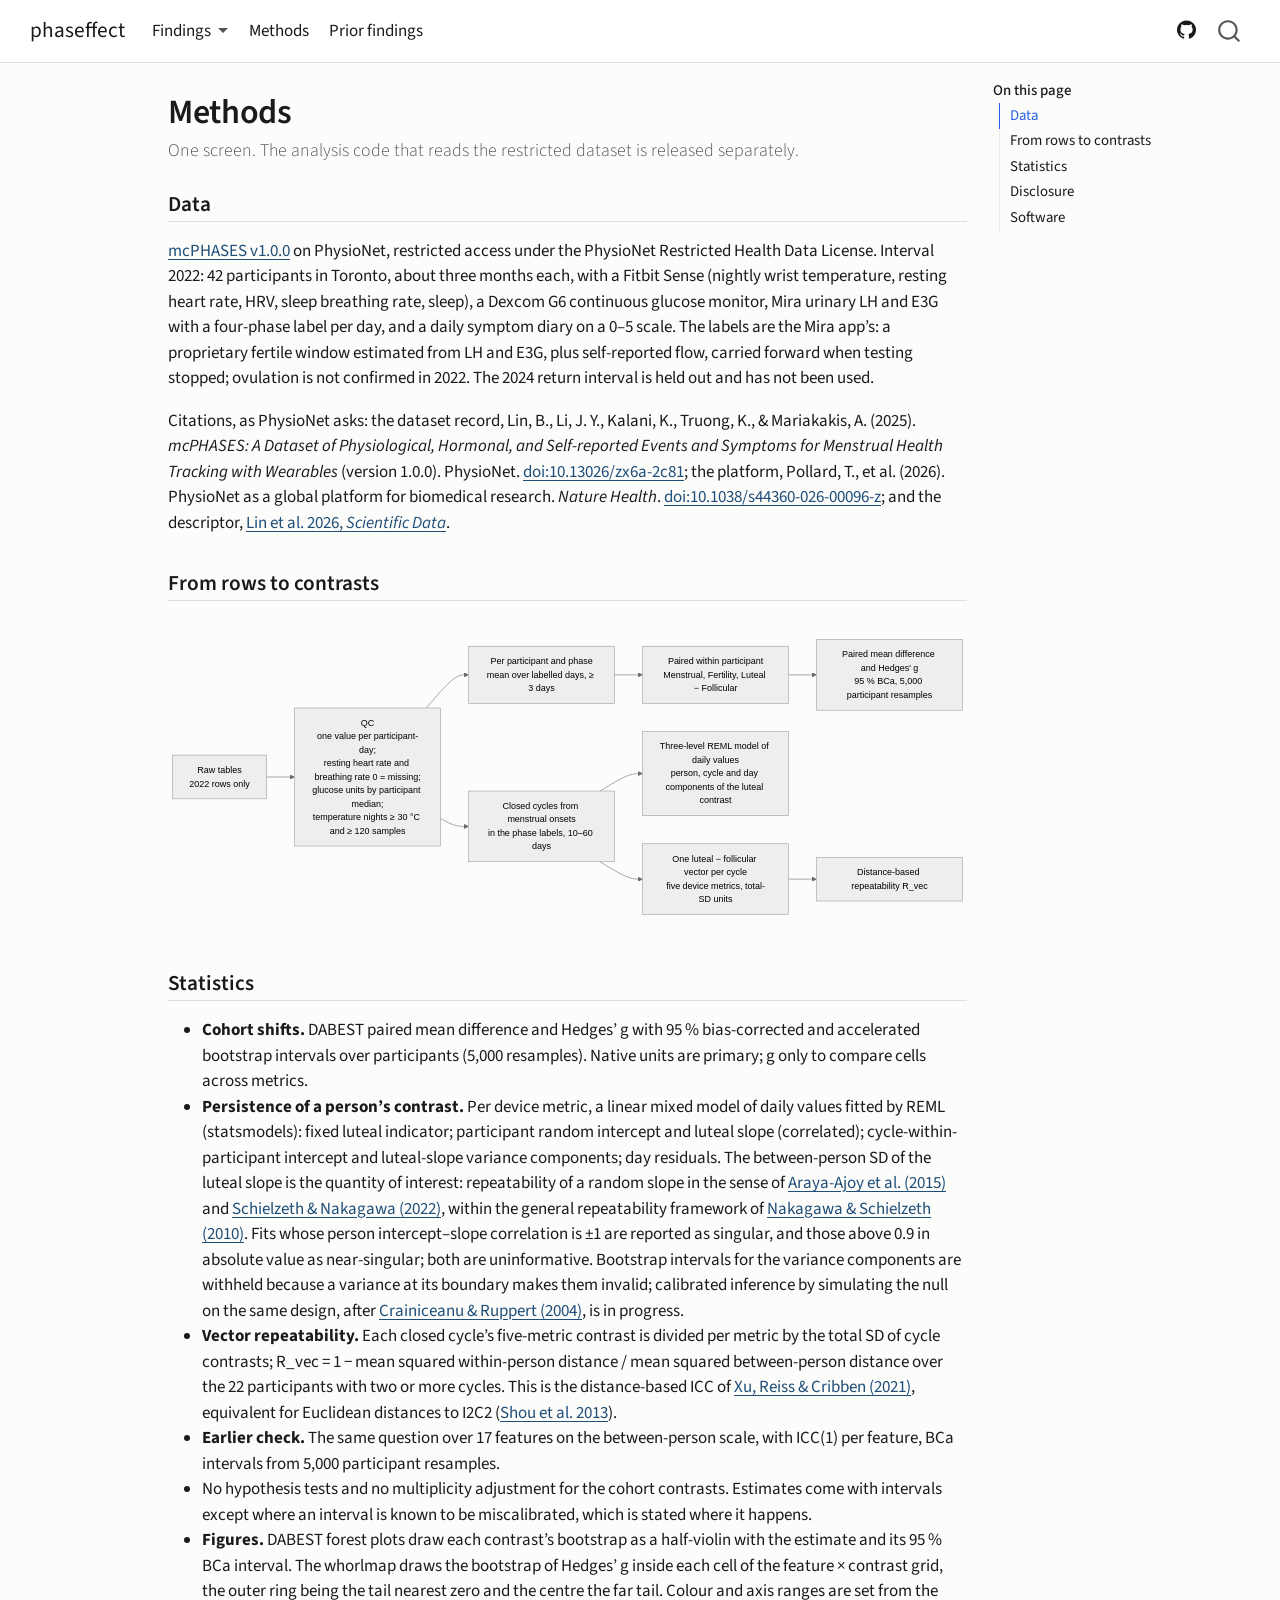
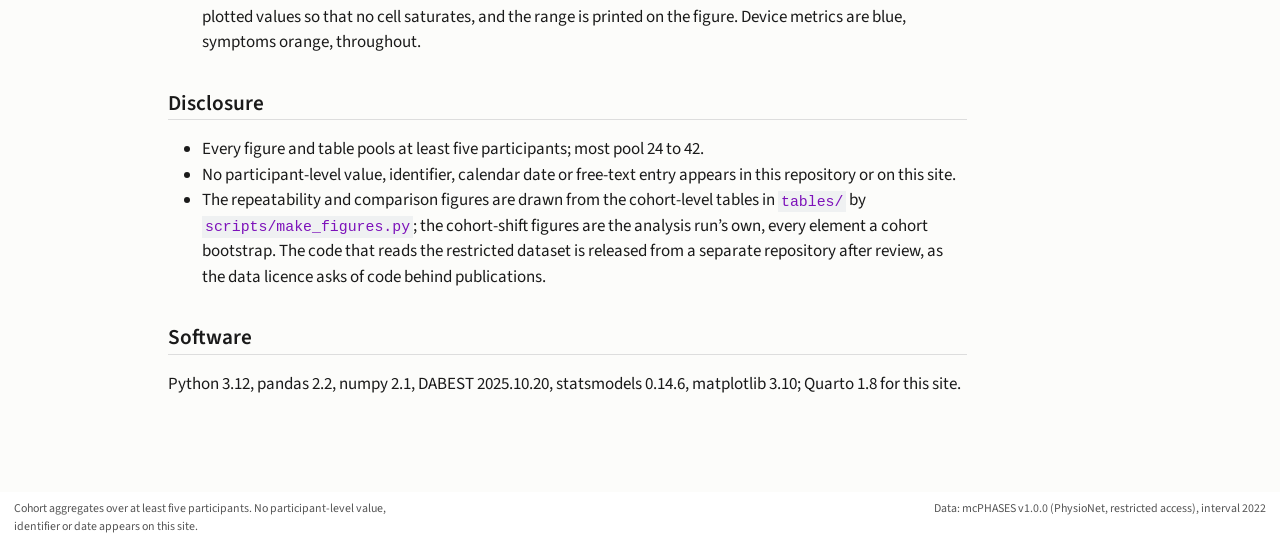
<file: docs/methods.html>
<!DOCTYPE html>
<html xmlns="http://www.w3.org/1999/xhtml" lang="en" xml:lang="en"><head>

<meta charset="utf-8">
<meta name="generator" content="quarto-1.8.27">

<meta name="viewport" content="width=device-width, initial-scale=1.0, user-scalable=yes">


<title>Methods – phaseffect</title>
<style>
code{white-space: pre-wrap;}
span.smallcaps{font-variant: small-caps;}
div.columns{display: flex; gap: min(4vw, 1.5em);}
div.column{flex: auto; overflow-x: auto;}
div.hanging-indent{margin-left: 1.5em; text-indent: -1.5em;}
ul.task-list{list-style: none;}
ul.task-list li input[type="checkbox"] {
  width: 0.8em;
  margin: 0 0.8em 0.2em -1em; /* quarto-specific, see https://github.com/quarto-dev/quarto-cli/issues/4556 */ 
  vertical-align: middle;
}
</style>


<script src="site_libs/quarto-nav/quarto-nav.js"></script>
<script src="site_libs/quarto-nav/headroom.min.js"></script>
<script src="site_libs/clipboard/clipboard.min.js"></script>
<script src="site_libs/quarto-search/autocomplete.umd.js"></script>
<script src="site_libs/quarto-search/fuse.min.js"></script>
<script src="site_libs/quarto-search/quarto-search.js"></script>
<meta name="quarto:offset" content="./">
<script src="site_libs/quarto-html/quarto.js" type="module"></script>
<script src="site_libs/quarto-html/tabsets/tabsets.js" type="module"></script>
<script src="site_libs/quarto-html/axe/axe-check.js" type="module"></script>
<script src="site_libs/quarto-html/popper.min.js"></script>
<script src="site_libs/quarto-html/tippy.umd.min.js"></script>
<script src="site_libs/quarto-html/anchor.min.js"></script>
<link href="site_libs/quarto-html/tippy.css" rel="stylesheet">
<link href="site_libs/quarto-html/quarto-syntax-highlighting-ed96de9b727972fe78a7b5d16c58bf87.css" rel="stylesheet" id="quarto-text-highlighting-styles">
<script src="site_libs/bootstrap/bootstrap.min.js"></script>
<link href="site_libs/bootstrap/bootstrap-icons.css" rel="stylesheet">
<link href="site_libs/bootstrap/bootstrap-5b4ad623e5705c0698d39aec6f10cf02.min.css" rel="stylesheet" append-hash="true" id="quarto-bootstrap" data-mode="light">
<script id="quarto-search-options" type="application/json">{
  "location": "navbar",
  "copy-button": false,
  "collapse-after": 3,
  "panel-placement": "end",
  "type": "overlay",
  "limit": 50,
  "keyboard-shortcut": [
    "f",
    "/",
    "s"
  ],
  "show-item-context": false,
  "language": {
    "search-no-results-text": "No results",
    "search-matching-documents-text": "matching documents",
    "search-copy-link-title": "Copy link to search",
    "search-hide-matches-text": "Hide additional matches",
    "search-more-match-text": "more match in this document",
    "search-more-matches-text": "more matches in this document",
    "search-clear-button-title": "Clear",
    "search-text-placeholder": "",
    "search-detached-cancel-button-title": "Cancel",
    "search-submit-button-title": "Submit",
    "search-label": "Search"
  }
}</script>
<meta name="mermaid-theme" content="neutral">
<script src="site_libs/quarto-diagram/mermaid.min.js"></script>
<script src="site_libs/quarto-diagram/mermaid-init.js"></script>
<link href="site_libs/quarto-diagram/mermaid.css" rel="stylesheet">


<link rel="stylesheet" href="styles.css">
</head>

<body class="nav-fixed quarto-light">

<div id="quarto-search-results"></div>
  <header id="quarto-header" class="headroom fixed-top">
    <nav class="navbar navbar-expand-lg " data-bs-theme="dark">
      <div class="navbar-container container-fluid">
      <div class="navbar-brand-container mx-auto">
    <a class="navbar-brand" href="./index.html">
    <span class="navbar-title">phaseffect</span>
    </a>
  </div>
            <div id="quarto-search" class="" title="Search"></div>
          <button class="navbar-toggler" type="button" data-bs-toggle="collapse" data-bs-target="#navbarCollapse" aria-controls="navbarCollapse" role="menu" aria-expanded="false" aria-label="Toggle navigation" onclick="if (window.quartoToggleHeadroom) { window.quartoToggleHeadroom(); }">
  <span class="navbar-toggler-icon"></span>
</button>
          <div class="collapse navbar-collapse" id="navbarCollapse">
            <ul class="navbar-nav navbar-nav-scroll me-auto">
  <li class="nav-item dropdown ">
    <a class="nav-link dropdown-toggle" href="#" id="nav-menu-findings" role="link" data-bs-toggle="dropdown" aria-expanded="false">
 <span class="menu-text">Findings</span>
    </a>
    <ul class="dropdown-menu" aria-labelledby="nav-menu-findings">    
        <li>
    <a class="dropdown-item" href="./cohort-shifts.html">
 <span class="dropdown-text">Cohort shifts by phase</span></a>
  </li>  
        <li>
    <a class="dropdown-item" href="./repeatability.html">
 <span class="dropdown-text">Does a person’s shift repeat?</span></a>
  </li>  
    </ul>
  </li>
  <li class="nav-item">
    <a class="nav-link active" href="./methods.html" aria-current="page"> 
<span class="menu-text">Methods</span></a>
  </li>  
  <li class="nav-item">
    <a class="nav-link" href="./prior-findings.html"> 
<span class="menu-text">Prior findings</span></a>
  </li>  
</ul>
            <ul class="navbar-nav navbar-nav-scroll ms-auto">
  <li class="nav-item compact">
    <a class="nav-link" href="https://github.com/sangyu/phaseffect"> <i class="bi bi-github" role="img" aria-label="GitHub">
</i> 
<span class="menu-text"></span></a>
  </li>  
</ul>
          </div> <!-- /navcollapse -->
            <div class="quarto-navbar-tools">
</div>
      </div> <!-- /container-fluid -->
    </nav>
</header>
<!-- content -->
<div id="quarto-content" class="quarto-container page-columns page-rows-contents page-layout-article page-navbar">
<!-- sidebar -->
<!-- margin-sidebar -->
    <div id="quarto-margin-sidebar" class="sidebar margin-sidebar">
        <nav id="TOC" role="doc-toc" class="toc-active">
    <h2 id="toc-title">On this page</h2>
   
  <ul class="collapse">
  <li><a href="#data" id="toc-data" class="nav-link active" data-scroll-target="#data">Data</a></li>
  <li><a href="#from-rows-to-contrasts" id="toc-from-rows-to-contrasts" class="nav-link" data-scroll-target="#from-rows-to-contrasts">From rows to contrasts</a></li>
  <li><a href="#statistics" id="toc-statistics" class="nav-link" data-scroll-target="#statistics">Statistics</a></li>
  <li><a href="#disclosure" id="toc-disclosure" class="nav-link" data-scroll-target="#disclosure">Disclosure</a></li>
  <li><a href="#software" id="toc-software" class="nav-link" data-scroll-target="#software">Software</a></li>
  </ul>
</nav>
    </div>
<!-- main -->
<main class="content" id="quarto-document-content">

<header id="title-block-header" class="quarto-title-block default">
<div class="quarto-title">
<h1 class="title">Methods</h1>
<p class="subtitle lead">One screen. The analysis code that reads the restricted dataset is released separately.</p>
</div>



<div class="quarto-title-meta">

    
  
    
  </div>
  


</header>


<section id="data" class="level2">
<h2 class="anchored" data-anchor-id="data">Data</h2>
<p><a href="https://physionet.org/content/mcphases/1.0.0/">mcPHASES v1.0.0</a> on PhysioNet, restricted access under the PhysioNet Restricted Health Data License. Interval 2022: 42 participants in Toronto, about three months each, with a Fitbit Sense (nightly wrist temperature, resting heart rate, HRV, sleep breathing rate, sleep), a Dexcom G6 continuous glucose monitor, Mira urinary LH and E3G with a four-phase label per day, and a daily symptom diary on a 0–5 scale. The labels are the Mira app’s: a proprietary fertile window estimated from LH and E3G, plus self-reported flow, carried forward when testing stopped; ovulation is not confirmed in 2022. The 2024 return interval is held out and has not been used.</p>
<p>Citations, as PhysioNet asks: the dataset record, Lin, B., Li, J. Y., Kalani, K., Truong, K., &amp; Mariakakis, A. (2025). <em>mcPHASES: A Dataset of Physiological, Hormonal, and Self-reported Events and Symptoms for Menstrual Health Tracking with Wearables</em> (version 1.0.0). PhysioNet. <a href="https://doi.org/10.13026/zx6a-2c81">doi:10.13026/zx6a-2c81</a>; the platform, Pollard, T., et al.&nbsp;(2026). PhysioNet as a global platform for biomedical research. <em>Nature Health</em>. <a href="https://doi.org/10.1038/s44360-026-00096-z">doi:10.1038/s44360-026-00096-z</a>; and the descriptor, <a href="https://doi.org/10.1038/s41597-026-06805-3">Lin et al.&nbsp;2026, <em>Scientific Data</em></a>.</p>
</section>
<section id="from-rows-to-contrasts" class="level2">
<h2 class="anchored" data-anchor-id="from-rows-to-contrasts">From rows to contrasts</h2>
<div class="cell" data-layout-align="left">
<div class="cell-output-display">
<div>
<p></p><figure class="figure"><p></p>
<div>
<pre class="mermaid mermaid-js">flowchart LR
    R[Raw tables&lt;br/&gt;2022 rows only] --&gt; Q[QC&lt;br/&gt;one value per participant-day;&lt;br/&gt;resting heart rate and breathing rate 0 = missing;&lt;br/&gt;glucose units by participant median;&lt;br/&gt;temperature nights ≥ 30 °C and ≥ 120 samples]
    Q --&gt; M[Per participant and phase&lt;br/&gt;mean over labelled days, ≥ 3 days]
    M --&gt; P[Paired within participant&lt;br/&gt;Menstrual, Fertility, Luteal − Follicular]
    P --&gt; E[Paired mean difference and Hedges' g&lt;br/&gt;95 % BCa, 5,000 participant resamples]
    Q --&gt; C[Closed cycles from menstrual onsets&lt;br/&gt;in the phase labels, 10–60 days]
    C --&gt; A[Three-level REML model of daily values&lt;br/&gt;person, cycle and day components of the luteal contrast]
    C --&gt; V[One luteal − follicular vector per cycle&lt;br/&gt;five device metrics, total-SD units]
    V --&gt; D[Distance-based repeatability R_vec]
</pre>
</div>
<p></p></figure><p></p>
</div>
</div>
</div>
</section>
<section id="statistics" class="level2">
<h2 class="anchored" data-anchor-id="statistics">Statistics</h2>
<ul>
<li><strong>Cohort shifts.</strong> DABEST paired mean difference and Hedges’ g with 95 % bias-corrected and accelerated bootstrap intervals over participants (5,000 resamples). Native units are primary; g only to compare cells across metrics.</li>
<li><strong>Persistence of a person’s contrast.</strong> Per device metric, a linear mixed model of daily values fitted by REML (statsmodels): fixed luteal indicator; participant random intercept and luteal slope (correlated); cycle-within-participant intercept and luteal-slope variance components; day residuals. The between-person SD of the luteal slope is the quantity of interest: repeatability of a random slope in the sense of <a href="https://doi.org/10.1111/2041-210X.12430">Araya-Ajoy et al.&nbsp;(2015)</a> and <a href="https://doi.org/10.1111/2041-210X.13856">Schielzeth &amp; Nakagawa (2022)</a>, within the general repeatability framework of <a href="https://doi.org/10.1111/j.1469-185X.2010.00141.x">Nakagawa &amp; Schielzeth (2010)</a>. Fits whose person intercept–slope correlation is ±1 are reported as singular, and those above 0.9 in absolute value as near-singular; both are uninformative. Bootstrap intervals for the variance components are withheld because a variance at its boundary makes them invalid; calibrated inference by simulating the null on the same design, after <a href="https://doi.org/10.1111/j.1467-9868.2004.00438.x">Crainiceanu &amp; Ruppert (2004)</a>, is in progress.</li>
<li><strong>Vector repeatability.</strong> Each closed cycle’s five-metric contrast is divided per metric by the total SD of cycle contrasts; R_vec = 1 − mean squared within-person distance / mean squared between-person distance over the 22 participants with two or more cycles. This is the distance-based ICC of <a href="https://doi.org/10.1111/biom.13287">Xu, Reiss &amp; Cribben (2021)</a>, equivalent for Euclidean distances to I2C2 (<a href="https://doi.org/10.3758/s13415-013-0196-0">Shou et al.&nbsp;2013</a>).</li>
<li><strong>Earlier check.</strong> The same question over 17 features on the between-person scale, with ICC(1) per feature, BCa intervals from 5,000 participant resamples.</li>
<li>No hypothesis tests and no multiplicity adjustment for the cohort contrasts. Estimates come with intervals except where an interval is known to be miscalibrated, which is stated where it happens.</li>
<li><strong>Figures.</strong> DABEST forest plots draw each contrast’s bootstrap as a half-violin with the estimate and its 95 % BCa interval. The whorlmap draws the bootstrap of Hedges’ g inside each cell of the feature × contrast grid, the outer ring being the tail nearest zero and the centre the far tail. Colour and axis ranges are set from the plotted values so that no cell saturates, and the range is printed on the figure. Device metrics are blue, symptoms orange, throughout.</li>
</ul>
</section>
<section id="disclosure" class="level2">
<h2 class="anchored" data-anchor-id="disclosure">Disclosure</h2>
<ul>
<li>Every figure and table pools at least five participants; most pool 24 to 42.</li>
<li>No participant-level value, identifier, calendar date or free-text entry appears in this repository or on this site.</li>
<li>The repeatability and comparison figures are drawn from the cohort-level tables in <code>tables/</code> by <code>scripts/make_figures.py</code>; the cohort-shift figures are the analysis run’s own, every element a cohort bootstrap. The code that reads the restricted dataset is released from a separate repository after review, as the data licence asks of code behind publications.</li>
</ul>
</section>
<section id="software" class="level2">
<h2 class="anchored" data-anchor-id="software">Software</h2>
<p>Python 3.12, pandas 2.2, numpy 2.1, DABEST 2025.10.20, statsmodels 0.14.6, matplotlib 3.10; Quarto 1.8 for this site.</p>


</section>

</main> <!-- /main -->
<script id="quarto-html-after-body" type="application/javascript">
  window.document.addEventListener("DOMContentLoaded", function (event) {
    const icon = "";
    const anchorJS = new window.AnchorJS();
    anchorJS.options = {
      placement: 'right',
      icon: icon
    };
    anchorJS.add('.anchored');
    const isCodeAnnotation = (el) => {
      for (const clz of el.classList) {
        if (clz.startsWith('code-annotation-')) {                     
          return true;
        }
      }
      return false;
    }
    const onCopySuccess = function(e) {
      // button target
      const button = e.trigger;
      // don't keep focus
      button.blur();
      // flash "checked"
      button.classList.add('code-copy-button-checked');
      var currentTitle = button.getAttribute("title");
      button.setAttribute("title", "Copied!");
      let tooltip;
      if (window.bootstrap) {
        button.setAttribute("data-bs-toggle", "tooltip");
        button.setAttribute("data-bs-placement", "left");
        button.setAttribute("data-bs-title", "Copied!");
        tooltip = new bootstrap.Tooltip(button, 
          { trigger: "manual", 
            customClass: "code-copy-button-tooltip",
            offset: [0, -8]});
        tooltip.show();    
      }
      setTimeout(function() {
        if (tooltip) {
          tooltip.hide();
          button.removeAttribute("data-bs-title");
          button.removeAttribute("data-bs-toggle");
          button.removeAttribute("data-bs-placement");
        }
        button.setAttribute("title", currentTitle);
        button.classList.remove('code-copy-button-checked');
      }, 1000);
      // clear code selection
      e.clearSelection();
    }
    const getTextToCopy = function(trigger) {
      const outerScaffold = trigger.parentElement.cloneNode(true);
      const codeEl = outerScaffold.querySelector('code');
      for (const childEl of codeEl.children) {
        if (isCodeAnnotation(childEl)) {
          childEl.remove();
        }
      }
      return codeEl.innerText;
    }
    const clipboard = new window.ClipboardJS('.code-copy-button:not([data-in-quarto-modal])', {
      text: getTextToCopy
    });
    clipboard.on('success', onCopySuccess);
    if (window.document.getElementById('quarto-embedded-source-code-modal')) {
      const clipboardModal = new window.ClipboardJS('.code-copy-button[data-in-quarto-modal]', {
        text: getTextToCopy,
        container: window.document.getElementById('quarto-embedded-source-code-modal')
      });
      clipboardModal.on('success', onCopySuccess);
    }
      var localhostRegex = new RegExp(/^(?:http|https):\/\/localhost\:?[0-9]*\//);
      var mailtoRegex = new RegExp(/^mailto:/);
        var filterRegex = new RegExp("https:\/\/sangyu\.github\.io\/phaseffect");
      var isInternal = (href) => {
          return filterRegex.test(href) || localhostRegex.test(href) || mailtoRegex.test(href);
      }
      // Inspect non-navigation links and adorn them if external
     var links = window.document.querySelectorAll('a[href]:not(.nav-link):not(.navbar-brand):not(.toc-action):not(.sidebar-link):not(.sidebar-item-toggle):not(.pagination-link):not(.no-external):not([aria-hidden]):not(.dropdown-item):not(.quarto-navigation-tool):not(.about-link)');
      for (var i=0; i<links.length; i++) {
        const link = links[i];
        if (!isInternal(link.href)) {
          // undo the damage that might have been done by quarto-nav.js in the case of
          // links that we want to consider external
          if (link.dataset.originalHref !== undefined) {
            link.href = link.dataset.originalHref;
          }
            // target, if specified
            link.setAttribute("target", "_blank");
            if (link.getAttribute("rel") === null) {
              link.setAttribute("rel", "noopener");
            }
        }
      }
    function tippyHover(el, contentFn, onTriggerFn, onUntriggerFn) {
      const config = {
        allowHTML: true,
        maxWidth: 500,
        delay: 100,
        arrow: false,
        appendTo: function(el) {
            return el.parentElement;
        },
        interactive: true,
        interactiveBorder: 10,
        theme: 'quarto',
        placement: 'bottom-start',
      };
      if (contentFn) {
        config.content = contentFn;
      }
      if (onTriggerFn) {
        config.onTrigger = onTriggerFn;
      }
      if (onUntriggerFn) {
        config.onUntrigger = onUntriggerFn;
      }
      window.tippy(el, config); 
    }
    const noterefs = window.document.querySelectorAll('a[role="doc-noteref"]');
    for (var i=0; i<noterefs.length; i++) {
      const ref = noterefs[i];
      tippyHover(ref, function() {
        // use id or data attribute instead here
        let href = ref.getAttribute('data-footnote-href') || ref.getAttribute('href');
        try { href = new URL(href).hash; } catch {}
        const id = href.replace(/^#\/?/, "");
        const note = window.document.getElementById(id);
        if (note) {
          return note.innerHTML;
        } else {
          return "";
        }
      });
    }
    const xrefs = window.document.querySelectorAll('a.quarto-xref');
    const processXRef = (id, note) => {
      // Strip column container classes
      const stripColumnClz = (el) => {
        el.classList.remove("page-full", "page-columns");
        if (el.children) {
          for (const child of el.children) {
            stripColumnClz(child);
          }
        }
      }
      stripColumnClz(note)
      if (id === null || id.startsWith('sec-')) {
        // Special case sections, only their first couple elements
        const container = document.createElement("div");
        if (note.children && note.children.length > 2) {
          container.appendChild(note.children[0].cloneNode(true));
          for (let i = 1; i < note.children.length; i++) {
            const child = note.children[i];
            if (child.tagName === "P" && child.innerText === "") {
              continue;
            } else {
              container.appendChild(child.cloneNode(true));
              break;
            }
          }
          if (window.Quarto?.typesetMath) {
            window.Quarto.typesetMath(container);
          }
          return container.innerHTML
        } else {
          if (window.Quarto?.typesetMath) {
            window.Quarto.typesetMath(note);
          }
          return note.innerHTML;
        }
      } else {
        // Remove any anchor links if they are present
        const anchorLink = note.querySelector('a.anchorjs-link');
        if (anchorLink) {
          anchorLink.remove();
        }
        if (window.Quarto?.typesetMath) {
          window.Quarto.typesetMath(note);
        }
        if (note.classList.contains("callout")) {
          return note.outerHTML;
        } else {
          return note.innerHTML;
        }
      }
    }
    for (var i=0; i<xrefs.length; i++) {
      const xref = xrefs[i];
      tippyHover(xref, undefined, function(instance) {
        instance.disable();
        let url = xref.getAttribute('href');
        let hash = undefined; 
        if (url.startsWith('#')) {
          hash = url;
        } else {
          try { hash = new URL(url).hash; } catch {}
        }
        if (hash) {
          const id = hash.replace(/^#\/?/, "");
          const note = window.document.getElementById(id);
          if (note !== null) {
            try {
              const html = processXRef(id, note.cloneNode(true));
              instance.setContent(html);
            } finally {
              instance.enable();
              instance.show();
            }
          } else {
            // See if we can fetch this
            fetch(url.split('#')[0])
            .then(res => res.text())
            .then(html => {
              const parser = new DOMParser();
              const htmlDoc = parser.parseFromString(html, "text/html");
              const note = htmlDoc.getElementById(id);
              if (note !== null) {
                const html = processXRef(id, note);
                instance.setContent(html);
              } 
            }).finally(() => {
              instance.enable();
              instance.show();
            });
          }
        } else {
          // See if we can fetch a full url (with no hash to target)
          // This is a special case and we should probably do some content thinning / targeting
          fetch(url)
          .then(res => res.text())
          .then(html => {
            const parser = new DOMParser();
            const htmlDoc = parser.parseFromString(html, "text/html");
            const note = htmlDoc.querySelector('main.content');
            if (note !== null) {
              // This should only happen for chapter cross references
              // (since there is no id in the URL)
              // remove the first header
              if (note.children.length > 0 && note.children[0].tagName === "HEADER") {
                note.children[0].remove();
              }
              const html = processXRef(null, note);
              instance.setContent(html);
            } 
          }).finally(() => {
            instance.enable();
            instance.show();
          });
        }
      }, function(instance) {
      });
    }
        let selectedAnnoteEl;
        const selectorForAnnotation = ( cell, annotation) => {
          let cellAttr = 'data-code-cell="' + cell + '"';
          let lineAttr = 'data-code-annotation="' +  annotation + '"';
          const selector = 'span[' + cellAttr + '][' + lineAttr + ']';
          return selector;
        }
        const selectCodeLines = (annoteEl) => {
          const doc = window.document;
          const targetCell = annoteEl.getAttribute("data-target-cell");
          const targetAnnotation = annoteEl.getAttribute("data-target-annotation");
          const annoteSpan = window.document.querySelector(selectorForAnnotation(targetCell, targetAnnotation));
          const lines = annoteSpan.getAttribute("data-code-lines").split(",");
          const lineIds = lines.map((line) => {
            return targetCell + "-" + line;
          })
          let top = null;
          let height = null;
          let parent = null;
          if (lineIds.length > 0) {
              //compute the position of the single el (top and bottom and make a div)
              const el = window.document.getElementById(lineIds[0]);
              top = el.offsetTop;
              height = el.offsetHeight;
              parent = el.parentElement.parentElement;
            if (lineIds.length > 1) {
              const lastEl = window.document.getElementById(lineIds[lineIds.length - 1]);
              const bottom = lastEl.offsetTop + lastEl.offsetHeight;
              height = bottom - top;
            }
            if (top !== null && height !== null && parent !== null) {
              // cook up a div (if necessary) and position it 
              let div = window.document.getElementById("code-annotation-line-highlight");
              if (div === null) {
                div = window.document.createElement("div");
                div.setAttribute("id", "code-annotation-line-highlight");
                div.style.position = 'absolute';
                parent.appendChild(div);
              }
              div.style.top = top - 2 + "px";
              div.style.height = height + 4 + "px";
              div.style.left = 0;
              let gutterDiv = window.document.getElementById("code-annotation-line-highlight-gutter");
              if (gutterDiv === null) {
                gutterDiv = window.document.createElement("div");
                gutterDiv.setAttribute("id", "code-annotation-line-highlight-gutter");
                gutterDiv.style.position = 'absolute';
                const codeCell = window.document.getElementById(targetCell);
                const gutter = codeCell.querySelector('.code-annotation-gutter');
                gutter.appendChild(gutterDiv);
              }
              gutterDiv.style.top = top - 2 + "px";
              gutterDiv.style.height = height + 4 + "px";
            }
            selectedAnnoteEl = annoteEl;
          }
        };
        const unselectCodeLines = () => {
          const elementsIds = ["code-annotation-line-highlight", "code-annotation-line-highlight-gutter"];
          elementsIds.forEach((elId) => {
            const div = window.document.getElementById(elId);
            if (div) {
              div.remove();
            }
          });
          selectedAnnoteEl = undefined;
        };
          // Handle positioning of the toggle
      window.addEventListener(
        "resize",
        throttle(() => {
          elRect = undefined;
          if (selectedAnnoteEl) {
            selectCodeLines(selectedAnnoteEl);
          }
        }, 10)
      );
      function throttle(fn, ms) {
      let throttle = false;
      let timer;
        return (...args) => {
          if(!throttle) { // first call gets through
              fn.apply(this, args);
              throttle = true;
          } else { // all the others get throttled
              if(timer) clearTimeout(timer); // cancel #2
              timer = setTimeout(() => {
                fn.apply(this, args);
                timer = throttle = false;
              }, ms);
          }
        };
      }
        // Attach click handler to the DT
        const annoteDls = window.document.querySelectorAll('dt[data-target-cell]');
        for (const annoteDlNode of annoteDls) {
          annoteDlNode.addEventListener('click', (event) => {
            const clickedEl = event.target;
            if (clickedEl !== selectedAnnoteEl) {
              unselectCodeLines();
              const activeEl = window.document.querySelector('dt[data-target-cell].code-annotation-active');
              if (activeEl) {
                activeEl.classList.remove('code-annotation-active');
              }
              selectCodeLines(clickedEl);
              clickedEl.classList.add('code-annotation-active');
            } else {
              // Unselect the line
              unselectCodeLines();
              clickedEl.classList.remove('code-annotation-active');
            }
          });
        }
    const findCites = (el) => {
      const parentEl = el.parentElement;
      if (parentEl) {
        const cites = parentEl.dataset.cites;
        if (cites) {
          return {
            el,
            cites: cites.split(' ')
          };
        } else {
          return findCites(el.parentElement)
        }
      } else {
        return undefined;
      }
    };
    var bibliorefs = window.document.querySelectorAll('a[role="doc-biblioref"]');
    for (var i=0; i<bibliorefs.length; i++) {
      const ref = bibliorefs[i];
      const citeInfo = findCites(ref);
      if (citeInfo) {
        tippyHover(citeInfo.el, function() {
          var popup = window.document.createElement('div');
          citeInfo.cites.forEach(function(cite) {
            var citeDiv = window.document.createElement('div');
            citeDiv.classList.add('hanging-indent');
            citeDiv.classList.add('csl-entry');
            var biblioDiv = window.document.getElementById('ref-' + cite);
            if (biblioDiv) {
              citeDiv.innerHTML = biblioDiv.innerHTML;
            }
            popup.appendChild(citeDiv);
          });
          return popup.innerHTML;
        });
      }
    }
  });
  </script>
</div> <!-- /content -->
<footer class="footer">
  <div class="nav-footer">
    <div class="nav-footer-left">
<p>Cohort aggregates over at least five participants. No participant-level value, identifier or date appears on this site.</p>
</div>   
    <div class="nav-footer-center">
      &nbsp;
    </div>
    <div class="nav-footer-right">
<p>Data: mcPHASES v1.0.0 (PhysioNet, restricted access), interval 2022</p>
</div>
  </div>
</footer>




</body></html>
</file>
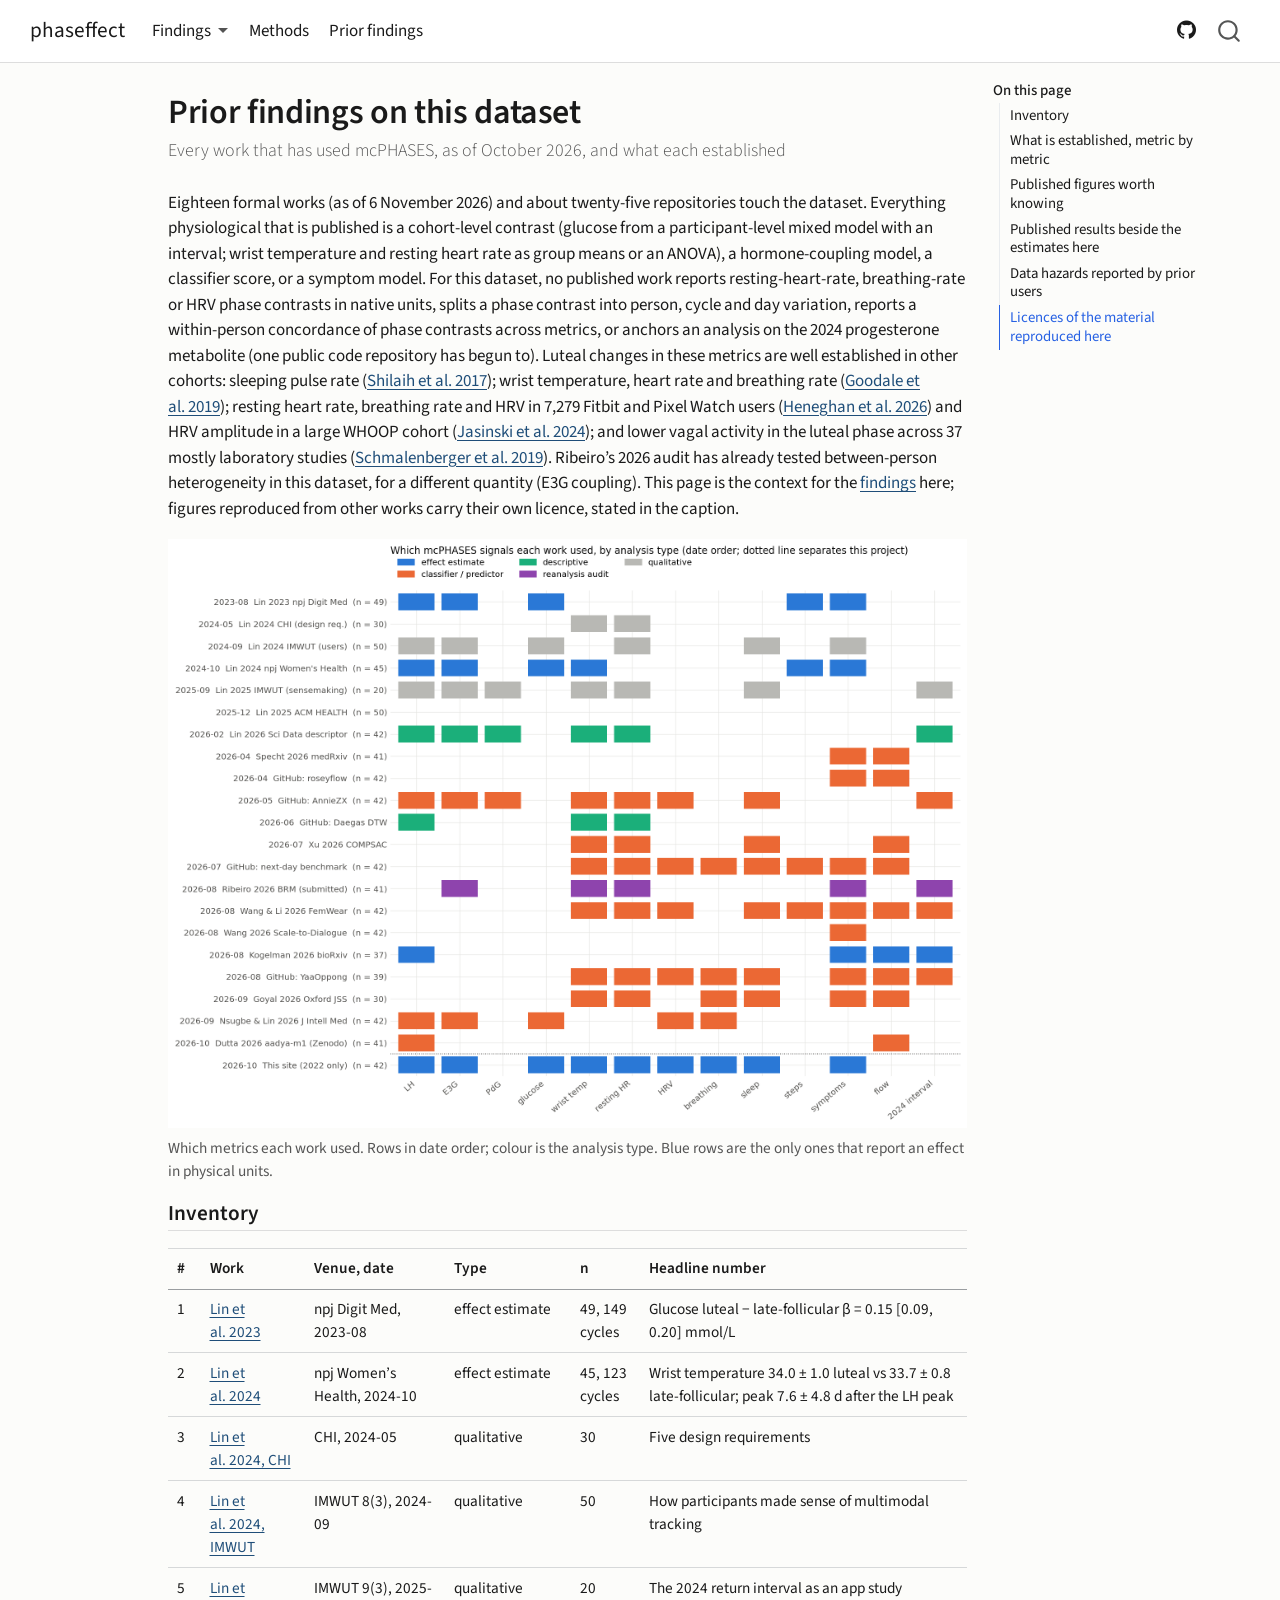
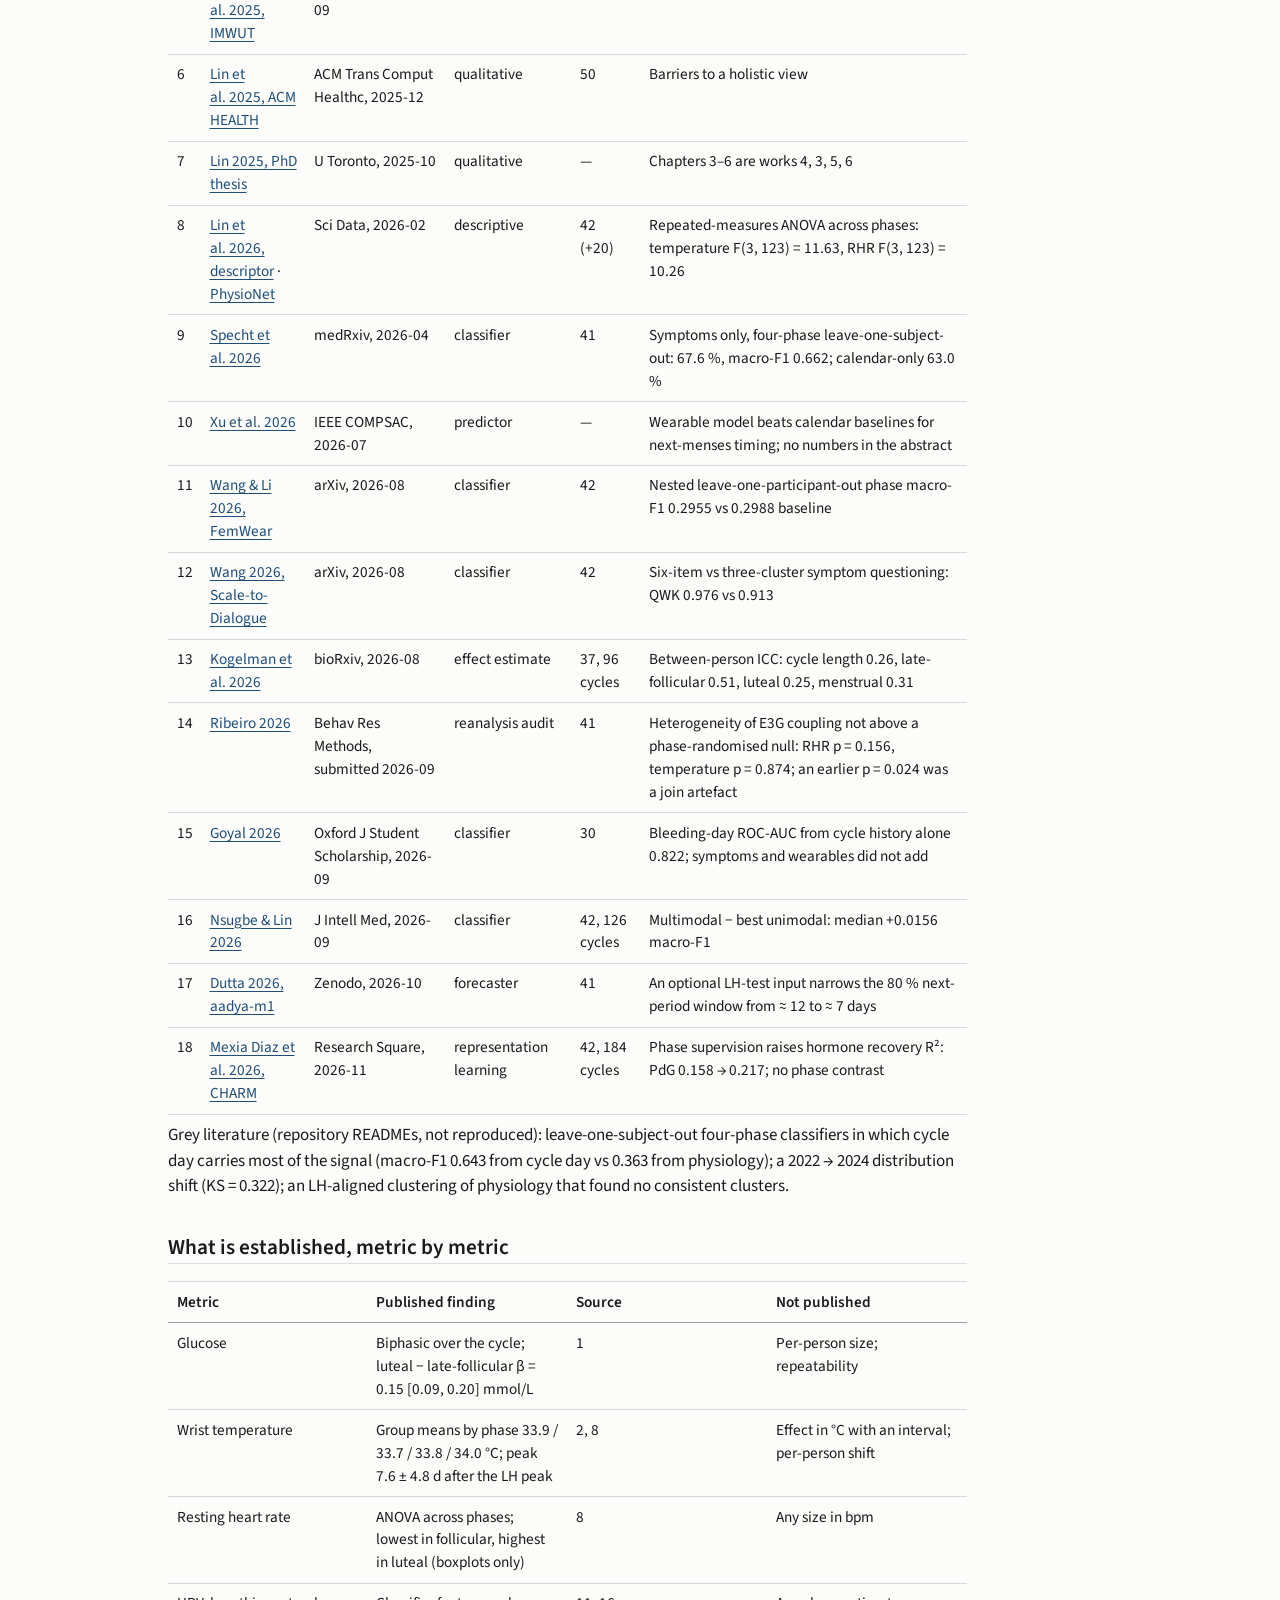
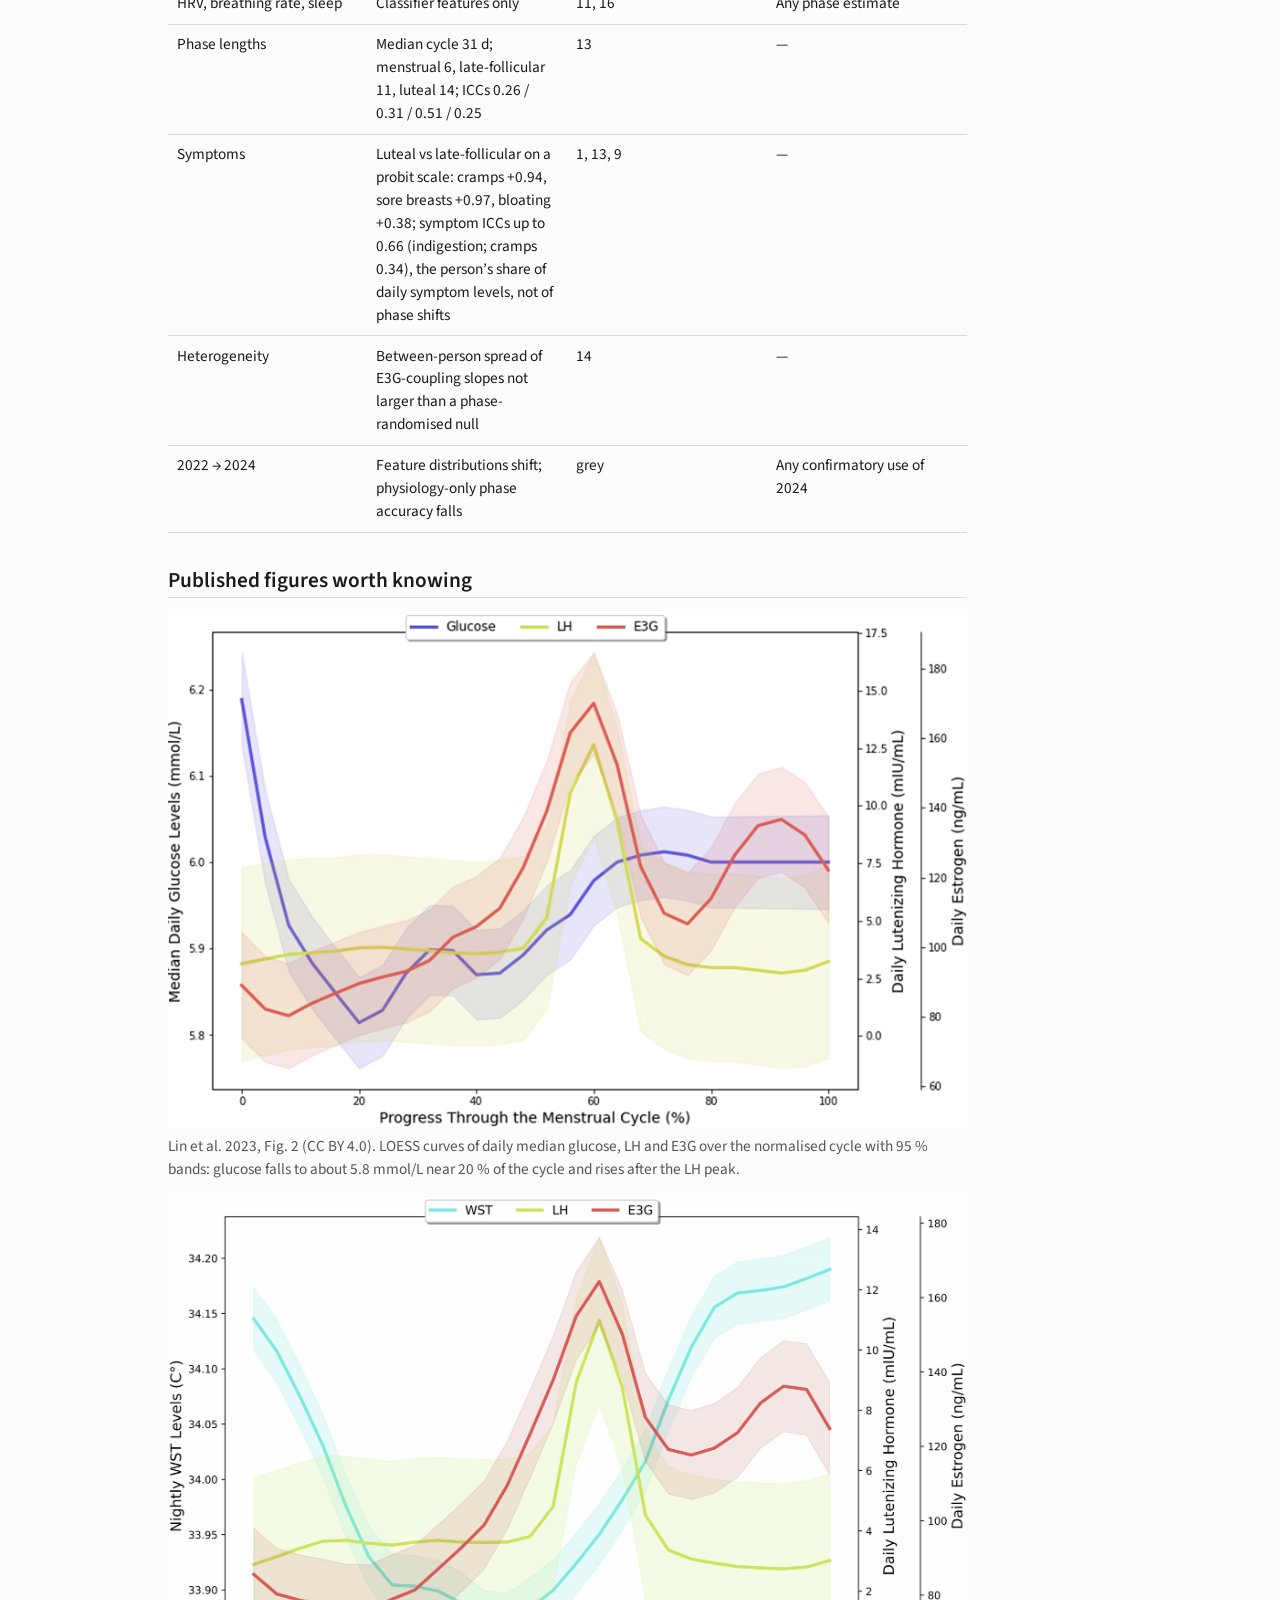
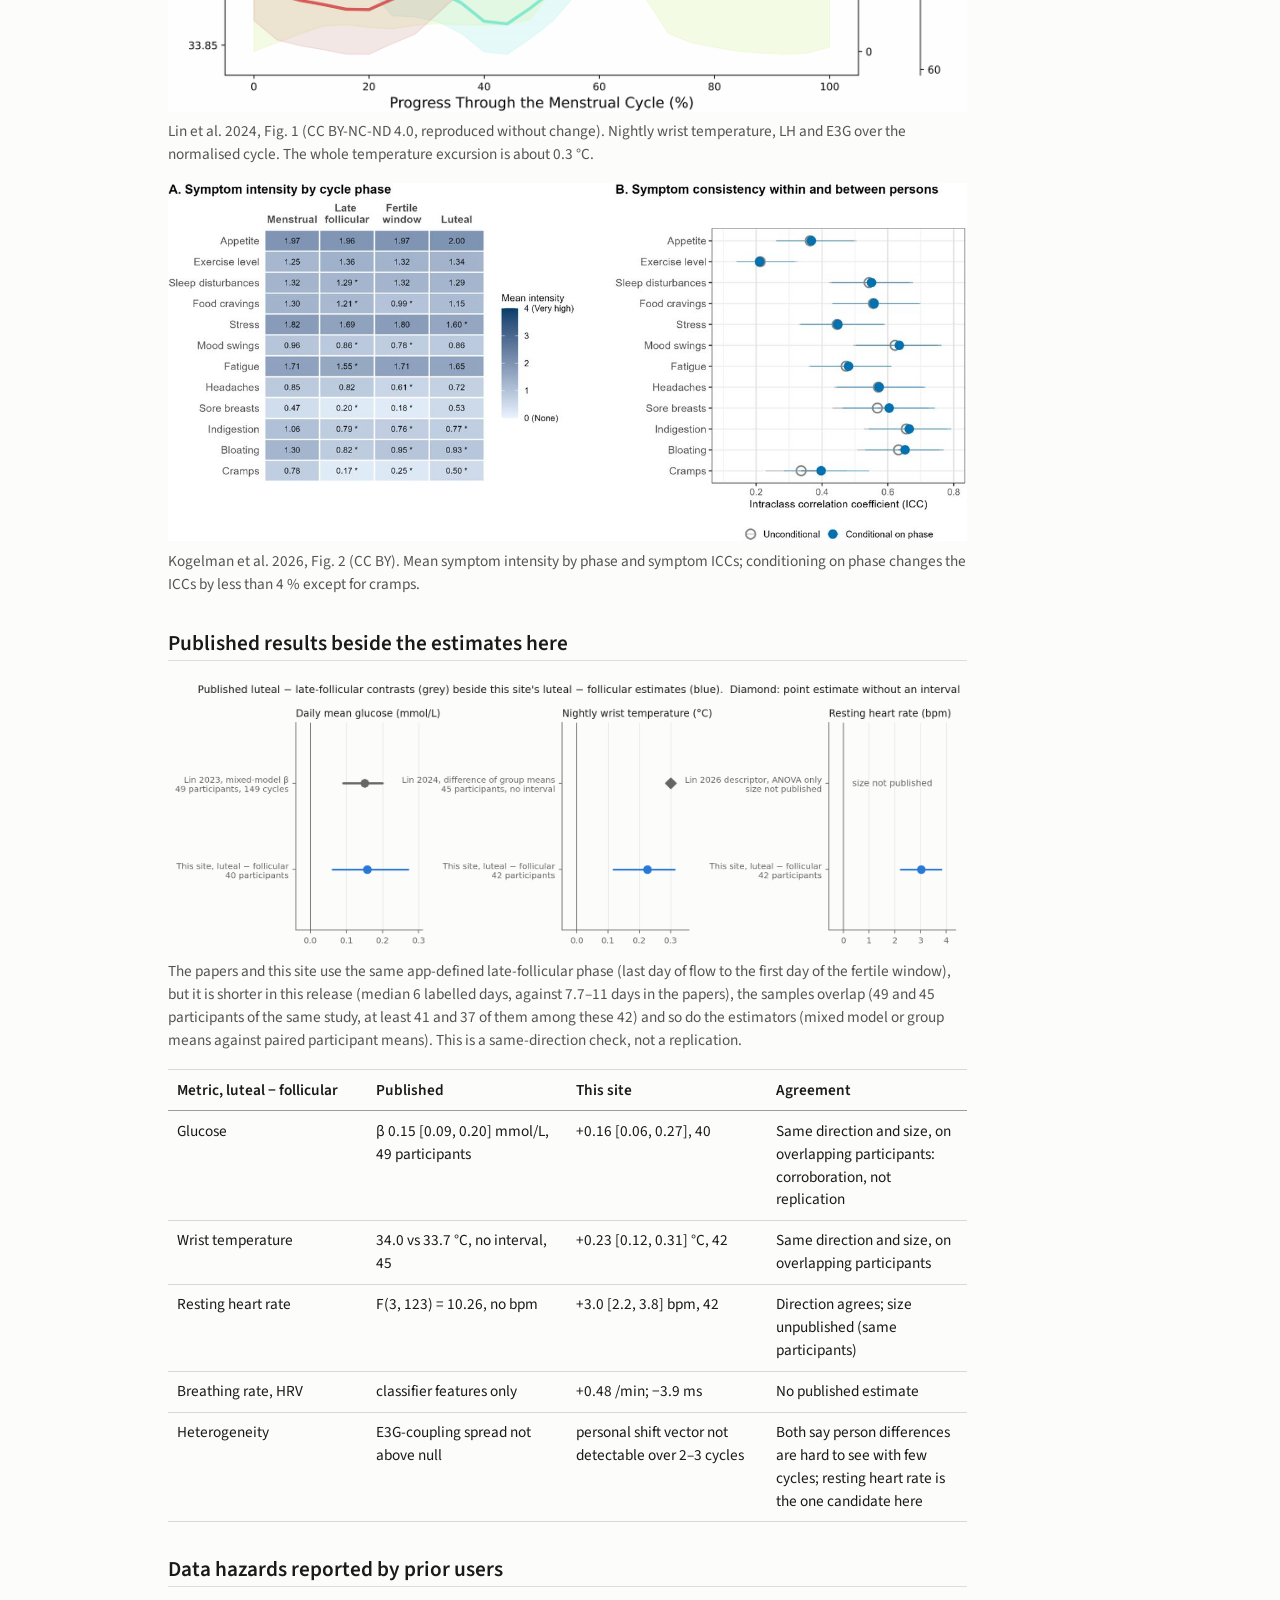
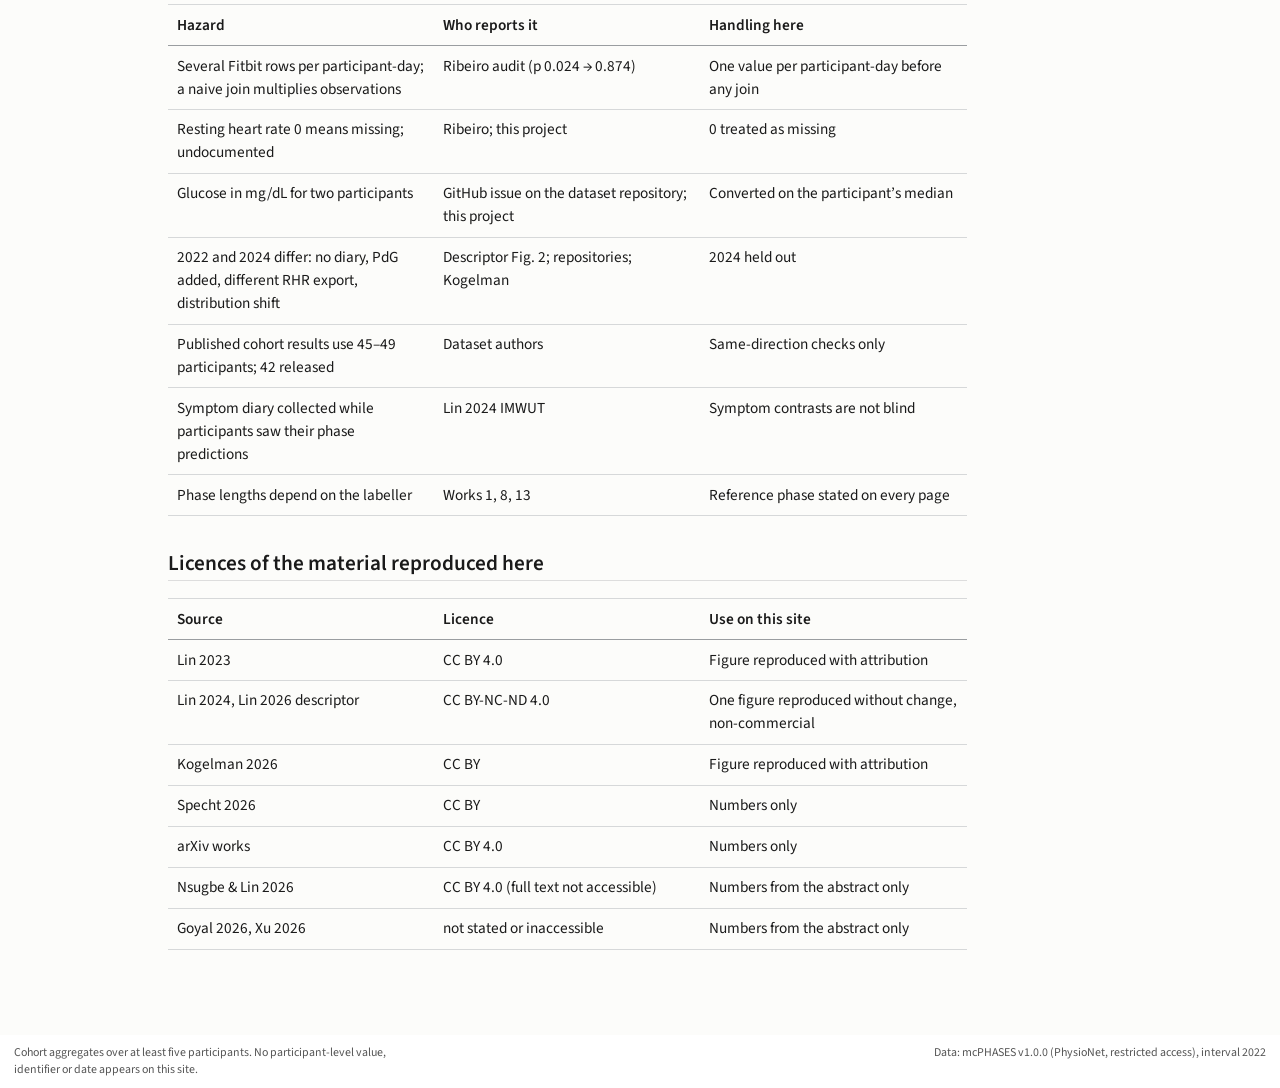
<file: docs/prior-findings.html>
<!DOCTYPE html>
<html xmlns="http://www.w3.org/1999/xhtml" lang="en" xml:lang="en"><head>

<meta charset="utf-8">
<meta name="generator" content="quarto-1.8.27">

<meta name="viewport" content="width=device-width, initial-scale=1.0, user-scalable=yes">


<title>Prior findings on this dataset – phaseffect</title>
<style>
code{white-space: pre-wrap;}
span.smallcaps{font-variant: small-caps;}
div.columns{display: flex; gap: min(4vw, 1.5em);}
div.column{flex: auto; overflow-x: auto;}
div.hanging-indent{margin-left: 1.5em; text-indent: -1.5em;}
ul.task-list{list-style: none;}
ul.task-list li input[type="checkbox"] {
  width: 0.8em;
  margin: 0 0.8em 0.2em -1em; /* quarto-specific, see https://github.com/quarto-dev/quarto-cli/issues/4556 */ 
  vertical-align: middle;
}
</style>


<script src="site_libs/quarto-nav/quarto-nav.js"></script>
<script src="site_libs/quarto-nav/headroom.min.js"></script>
<script src="site_libs/clipboard/clipboard.min.js"></script>
<script src="site_libs/quarto-search/autocomplete.umd.js"></script>
<script src="site_libs/quarto-search/fuse.min.js"></script>
<script src="site_libs/quarto-search/quarto-search.js"></script>
<meta name="quarto:offset" content="./">
<script src="site_libs/quarto-html/quarto.js" type="module"></script>
<script src="site_libs/quarto-html/tabsets/tabsets.js" type="module"></script>
<script src="site_libs/quarto-html/axe/axe-check.js" type="module"></script>
<script src="site_libs/quarto-html/popper.min.js"></script>
<script src="site_libs/quarto-html/tippy.umd.min.js"></script>
<script src="site_libs/quarto-html/anchor.min.js"></script>
<link href="site_libs/quarto-html/tippy.css" rel="stylesheet">
<link href="site_libs/quarto-html/quarto-syntax-highlighting-ed96de9b727972fe78a7b5d16c58bf87.css" rel="stylesheet" id="quarto-text-highlighting-styles">
<script src="site_libs/bootstrap/bootstrap.min.js"></script>
<link href="site_libs/bootstrap/bootstrap-icons.css" rel="stylesheet">
<link href="site_libs/bootstrap/bootstrap-5b4ad623e5705c0698d39aec6f10cf02.min.css" rel="stylesheet" append-hash="true" id="quarto-bootstrap" data-mode="light">
<script id="quarto-search-options" type="application/json">{
  "location": "navbar",
  "copy-button": false,
  "collapse-after": 3,
  "panel-placement": "end",
  "type": "overlay",
  "limit": 50,
  "keyboard-shortcut": [
    "f",
    "/",
    "s"
  ],
  "show-item-context": false,
  "language": {
    "search-no-results-text": "No results",
    "search-matching-documents-text": "matching documents",
    "search-copy-link-title": "Copy link to search",
    "search-hide-matches-text": "Hide additional matches",
    "search-more-match-text": "more match in this document",
    "search-more-matches-text": "more matches in this document",
    "search-clear-button-title": "Clear",
    "search-text-placeholder": "",
    "search-detached-cancel-button-title": "Cancel",
    "search-submit-button-title": "Submit",
    "search-label": "Search"
  }
}</script>


<link rel="stylesheet" href="styles.css">
</head>

<body class="nav-fixed quarto-light">

<div id="quarto-search-results"></div>
  <header id="quarto-header" class="headroom fixed-top">
    <nav class="navbar navbar-expand-lg " data-bs-theme="dark">
      <div class="navbar-container container-fluid">
      <div class="navbar-brand-container mx-auto">
    <a class="navbar-brand" href="./index.html">
    <span class="navbar-title">phaseffect</span>
    </a>
  </div>
            <div id="quarto-search" class="" title="Search"></div>
          <button class="navbar-toggler" type="button" data-bs-toggle="collapse" data-bs-target="#navbarCollapse" aria-controls="navbarCollapse" role="menu" aria-expanded="false" aria-label="Toggle navigation" onclick="if (window.quartoToggleHeadroom) { window.quartoToggleHeadroom(); }">
  <span class="navbar-toggler-icon"></span>
</button>
          <div class="collapse navbar-collapse" id="navbarCollapse">
            <ul class="navbar-nav navbar-nav-scroll me-auto">
  <li class="nav-item dropdown ">
    <a class="nav-link dropdown-toggle" href="#" id="nav-menu-findings" role="link" data-bs-toggle="dropdown" aria-expanded="false">
 <span class="menu-text">Findings</span>
    </a>
    <ul class="dropdown-menu" aria-labelledby="nav-menu-findings">    
        <li>
    <a class="dropdown-item" href="./cohort-shifts.html">
 <span class="dropdown-text">Cohort shifts by phase</span></a>
  </li>  
        <li>
    <a class="dropdown-item" href="./repeatability.html">
 <span class="dropdown-text">Does a person’s shift repeat?</span></a>
  </li>  
    </ul>
  </li>
  <li class="nav-item">
    <a class="nav-link" href="./methods.html"> 
<span class="menu-text">Methods</span></a>
  </li>  
  <li class="nav-item">
    <a class="nav-link active" href="./prior-findings.html" aria-current="page"> 
<span class="menu-text">Prior findings</span></a>
  </li>  
</ul>
            <ul class="navbar-nav navbar-nav-scroll ms-auto">
  <li class="nav-item compact">
    <a class="nav-link" href="https://github.com/sangyu/phaseffect"> <i class="bi bi-github" role="img" aria-label="GitHub">
</i> 
<span class="menu-text"></span></a>
  </li>  
</ul>
          </div> <!-- /navcollapse -->
            <div class="quarto-navbar-tools">
</div>
      </div> <!-- /container-fluid -->
    </nav>
</header>
<!-- content -->
<div id="quarto-content" class="quarto-container page-columns page-rows-contents page-layout-article page-navbar">
<!-- sidebar -->
<!-- margin-sidebar -->
    <div id="quarto-margin-sidebar" class="sidebar margin-sidebar">
        <nav id="TOC" role="doc-toc" class="toc-active">
    <h2 id="toc-title">On this page</h2>
   
  <ul class="collapse">
  <li><a href="#inventory" id="toc-inventory" class="nav-link active" data-scroll-target="#inventory">Inventory</a></li>
  <li><a href="#what-is-established-metric-by-metric" id="toc-what-is-established-metric-by-metric" class="nav-link" data-scroll-target="#what-is-established-metric-by-metric">What is established, metric by metric</a></li>
  <li><a href="#published-figures-worth-knowing" id="toc-published-figures-worth-knowing" class="nav-link" data-scroll-target="#published-figures-worth-knowing">Published figures worth knowing</a></li>
  <li><a href="#published-results-beside-the-estimates-here" id="toc-published-results-beside-the-estimates-here" class="nav-link" data-scroll-target="#published-results-beside-the-estimates-here">Published results beside the estimates here</a></li>
  <li><a href="#data-hazards-reported-by-prior-users" id="toc-data-hazards-reported-by-prior-users" class="nav-link" data-scroll-target="#data-hazards-reported-by-prior-users">Data hazards reported by prior users</a></li>
  <li><a href="#licences-of-the-material-reproduced-here" id="toc-licences-of-the-material-reproduced-here" class="nav-link" data-scroll-target="#licences-of-the-material-reproduced-here">Licences of the material reproduced here</a></li>
  </ul>
</nav>
    </div>
<!-- main -->
<main class="content" id="quarto-document-content">

<header id="title-block-header" class="quarto-title-block default">
<div class="quarto-title">
<h1 class="title">Prior findings on this dataset</h1>
<p class="subtitle lead">Every work that has used mcPHASES, as of October 2026, and what each established</p>
</div>



<div class="quarto-title-meta">

    
  
    
  </div>
  


</header>


<p>Eighteen formal works (as of 6 November 2026) and about twenty-five repositories touch the dataset. Everything physiological that is published is a cohort-level contrast (glucose from a participant-level mixed model with an interval; wrist temperature and resting heart rate as group means or an ANOVA), a hormone-coupling model, a classifier score, or a symptom model. For this dataset, no published work reports resting-heart-rate, breathing-rate or HRV phase contrasts in native units, splits a phase contrast into person, cycle and day variation, reports a within-person concordance of phase contrasts across metrics, or anchors an analysis on the 2024 progesterone metabolite (one public code repository has begun to). Luteal changes in these metrics are well established in other cohorts: sleeping pulse rate (<a href="https://doi.org/10.1038/s41598-017-01433-9">Shilaih et al.&nbsp;2017</a>); wrist temperature, heart rate and breathing rate (<a href="https://doi.org/10.2196/13404">Goodale et al.&nbsp;2019</a>); resting heart rate, breathing rate and HRV in 7,279 Fitbit and Pixel Watch users (<a href="https://doi.org/10.1177/17455057261503611">Heneghan et al.&nbsp;2026</a>) and HRV amplitude in a large WHOOP cohort (<a href="https://doi.org/10.1038/s41746-024-01394-0">Jasinski et al.&nbsp;2024</a>); and lower vagal activity in the luteal phase across 37 mostly laboratory studies (<a href="https://doi.org/10.3390/jcm8111946">Schmalenberger et al.&nbsp;2019</a>). Ribeiro’s 2026 audit has already tested between-person heterogeneity in this dataset, for a different quantity (E3G coupling). This page is the context for the <a href="./cohort-shifts.html">findings</a> here; figures reproduced from other works carry their own licence, stated in the caption.</p>
<div class="quarto-figure quarto-figure-left">
<figure class="figure">
<p><img src="figures/O1_work_signal_matrix.png" class="img-fluid figure-img"></p>
<figcaption>Which metrics each work used. Rows in date order; colour is the analysis type. Blue rows are the only ones that report an effect in physical units.</figcaption>
</figure>
</div>
<section id="inventory" class="level2">
<h2 class="anchored" data-anchor-id="inventory">Inventory</h2>
<table class="caption-top table">
<thead>
<tr class="header">
<th>#</th>
<th>Work</th>
<th>Venue, date</th>
<th>Type</th>
<th>n</th>
<th>Headline number</th>
</tr>
</thead>
<tbody>
<tr class="odd">
<td>1</td>
<td><a href="https://doi.org/10.1038/s41746-023-00884-x">Lin et al.&nbsp;2023</a></td>
<td>npj Digit Med, 2023-08</td>
<td>effect estimate</td>
<td>49, 149 cycles</td>
<td>Glucose luteal − late-follicular β = 0.15 [0.09, 0.20] mmol/L</td>
</tr>
<tr class="even">
<td>2</td>
<td><a href="https://doi.org/10.1038/s44294-024-00037-9">Lin et al.&nbsp;2024</a></td>
<td>npj Women’s Health, 2024-10</td>
<td>effect estimate</td>
<td>45, 123 cycles</td>
<td>Wrist temperature 34.0 ± 1.0 luteal vs 33.7 ± 0.8 late-follicular; peak 7.6 ± 4.8 d after the LH peak</td>
</tr>
<tr class="odd">
<td>3</td>
<td><a href="https://doi.org/10.1145/3613904.3642282">Lin et al.&nbsp;2024, CHI</a></td>
<td>CHI, 2024-05</td>
<td>qualitative</td>
<td>30</td>
<td>Five design requirements</td>
</tr>
<tr class="even">
<td>4</td>
<td><a href="https://arxiv.org/abs/2409.03853">Lin et al.&nbsp;2024, IMWUT</a></td>
<td>IMWUT 8(3), 2024-09</td>
<td>qualitative</td>
<td>50</td>
<td>How participants made sense of multimodal tracking</td>
</tr>
<tr class="odd">
<td>5</td>
<td><a href="https://doi.org/10.1145/3749482">Lin et al.&nbsp;2025, IMWUT</a></td>
<td>IMWUT 9(3), 2025-09</td>
<td>qualitative</td>
<td>20</td>
<td>The 2024 return interval as an app study</td>
</tr>
<tr class="even">
<td>6</td>
<td><a href="https://doi.org/10.1145/3785664">Lin et al.&nbsp;2025, ACM HEALTH</a></td>
<td>ACM Trans Comput Healthc, 2025-12</td>
<td>qualitative</td>
<td>50</td>
<td>Barriers to a holistic view</td>
</tr>
<tr class="odd">
<td>7</td>
<td><a href="https://hdl.handle.net/1807/150062">Lin 2025, PhD thesis</a></td>
<td>U Toronto, 2025-10</td>
<td>qualitative</td>
<td>—</td>
<td>Chapters 3–6 are works 4, 3, 5, 6</td>
</tr>
<tr class="even">
<td>8</td>
<td><a href="https://doi.org/10.1038/s41597-026-06805-3">Lin et al.&nbsp;2026, descriptor</a> · <a href="https://physionet.org/content/mcphases/1.0.0/">PhysioNet</a></td>
<td>Sci Data, 2026-02</td>
<td>descriptive</td>
<td>42 (+20)</td>
<td>Repeated-measures ANOVA across phases: temperature F(3, 123) = 11.63, RHR F(3, 123) = 10.26</td>
</tr>
<tr class="odd">
<td>9</td>
<td><a href="https://doi.org/10.64898/2026.03.31.26349766">Specht et al.&nbsp;2026</a></td>
<td>medRxiv, 2026-04</td>
<td>classifier</td>
<td>41</td>
<td>Symptoms only, four-phase leave-one-subject-out: 67.6 %, macro-F1 0.662; calendar-only 63.0 %</td>
</tr>
<tr class="even">
<td>10</td>
<td><a href="https://doi.org/10.1109/COMPSAC69091.2026.00335">Xu et al.&nbsp;2026</a></td>
<td>IEEE COMPSAC, 2026-07</td>
<td>predictor</td>
<td>—</td>
<td>Wearable model beats calendar baselines for next-menses timing; no numbers in the abstract</td>
</tr>
<tr class="odd">
<td>11</td>
<td><a href="https://arxiv.org/abs/2608.08244">Wang &amp; Li 2026, FemWear</a></td>
<td>arXiv, 2026-08</td>
<td>classifier</td>
<td>42</td>
<td>Nested leave-one-participant-out phase macro-F1 0.2955 vs 0.2988 baseline</td>
</tr>
<tr class="even">
<td>12</td>
<td><a href="https://arxiv.org/abs/2608.08746">Wang 2026, Scale-to-Dialogue</a></td>
<td>arXiv, 2026-08</td>
<td>classifier</td>
<td>42</td>
<td>Six-item vs three-cluster symptom questioning: QWK 0.976 vs 0.913</td>
</tr>
<tr class="odd">
<td>13</td>
<td><a href="https://doi.org/10.64898/2026.08.07.743463">Kogelman et al.&nbsp;2026</a></td>
<td>bioRxiv, 2026-08</td>
<td>effect estimate</td>
<td>37, 96 cycles</td>
<td>Between-person ICC: cycle length 0.26, late-follicular 0.51, luteal 0.25, menstrual 0.31</td>
</tr>
<tr class="even">
<td>14</td>
<td><a href="https://github.com/8iancachagasribeiro/_signal_pipeline-">Ribeiro 2026</a></td>
<td>Behav Res Methods, submitted 2026-09</td>
<td>reanalysis audit</td>
<td>41</td>
<td>Heterogeneity of E3G coupling not above a phase-randomised null: RHR p = 0.156, temperature p = 0.874; an earlier p = 0.024 was a join artefact</td>
</tr>
<tr class="odd">
<td>15</td>
<td><a href="https://doi.org/10.65161/rec1dcfwy5ynnqavi">Goyal 2026</a></td>
<td>Oxford J Student Scholarship, 2026-09</td>
<td>classifier</td>
<td>30</td>
<td>Bleeding-day ROC-AUC from cycle history alone 0.822; symptoms and wearables did not add</td>
</tr>
<tr class="even">
<td>16</td>
<td><a href="https://doi.org/10.1002/jim4.70057">Nsugbe &amp; Lin 2026</a></td>
<td>J Intell Med, 2026-09</td>
<td>classifier</td>
<td>42, 126 cycles</td>
<td>Multimodal − best unimodal: median +0.0156 macro-F1</td>
</tr>
<tr class="odd">
<td>17</td>
<td><a href="https://doi.org/10.5281/zenodo.23183872">Dutta 2026, aadya-m1</a></td>
<td>Zenodo, 2026-10</td>
<td>forecaster</td>
<td>41</td>
<td>An optional LH-test input narrows the 80 % next-period window from ≈ 12 to ≈ 7 days</td>
</tr>
<tr class="even">
<td>18</td>
<td><a href="https://doi.org/10.21203/rs.3.rs-10634632/v1">Mexia Diaz et al.&nbsp;2026, CHARM</a></td>
<td>Research Square, 2026-11</td>
<td>representation learning</td>
<td>42, 184 cycles</td>
<td>Phase supervision raises hormone recovery R²: PdG 0.158 → 0.217; no phase contrast</td>
</tr>
</tbody>
</table>
<p>Grey literature (repository READMEs, not reproduced): leave-one-subject-out four-phase classifiers in which cycle day carries most of the signal (macro-F1 0.643 from cycle day vs 0.363 from physiology); a 2022 → 2024 distribution shift (KS = 0.322); an LH-aligned clustering of physiology that found no consistent clusters.</p>
</section>
<section id="what-is-established-metric-by-metric" class="level2">
<h2 class="anchored" data-anchor-id="what-is-established-metric-by-metric">What is established, metric by metric</h2>
<table class="caption-top table">
<colgroup>
<col style="width: 25%">
<col style="width: 25%">
<col style="width: 25%">
<col style="width: 25%">
</colgroup>
<thead>
<tr class="header">
<th>Metric</th>
<th>Published finding</th>
<th>Source</th>
<th>Not published</th>
</tr>
</thead>
<tbody>
<tr class="odd">
<td>Glucose</td>
<td>Biphasic over the cycle; luteal − late-follicular β = 0.15 [0.09, 0.20] mmol/L</td>
<td>1</td>
<td>Per-person size; repeatability</td>
</tr>
<tr class="even">
<td>Wrist temperature</td>
<td>Group means by phase 33.9 / 33.7 / 33.8 / 34.0 °C; peak 7.6 ± 4.8 d after the LH peak</td>
<td>2, 8</td>
<td>Effect in °C with an interval; per-person shift</td>
</tr>
<tr class="odd">
<td>Resting heart rate</td>
<td>ANOVA across phases; lowest in follicular, highest in luteal (boxplots only)</td>
<td>8</td>
<td>Any size in bpm</td>
</tr>
<tr class="even">
<td>HRV, breathing rate, sleep</td>
<td>Classifier features only</td>
<td>11, 16</td>
<td>Any phase estimate</td>
</tr>
<tr class="odd">
<td>Phase lengths</td>
<td>Median cycle 31 d; menstrual 6, late-follicular 11, luteal 14; ICCs 0.26 / 0.31 / 0.51 / 0.25</td>
<td>13</td>
<td>—</td>
</tr>
<tr class="even">
<td>Symptoms</td>
<td>Luteal vs late-follicular on a probit scale: cramps +0.94, sore breasts +0.97, bloating +0.38; symptom ICCs up to 0.66 (indigestion; cramps 0.34), the person’s share of daily symptom levels, not of phase shifts</td>
<td>1, 13, 9</td>
<td>—</td>
</tr>
<tr class="odd">
<td>Heterogeneity</td>
<td>Between-person spread of E3G-coupling slopes not larger than a phase-randomised null</td>
<td>14</td>
<td>—</td>
</tr>
<tr class="even">
<td>2022 → 2024</td>
<td>Feature distributions shift; physiology-only phase accuracy falls</td>
<td>grey</td>
<td>Any confirmatory use of 2024</td>
</tr>
</tbody>
</table>
</section>
<section id="published-figures-worth-knowing" class="level2">
<h2 class="anchored" data-anchor-id="published-figures-worth-knowing">Published figures worth knowing</h2>
<div class="quarto-figure quarto-figure-left">
<figure class="figure">
<p><img src="figures/lin2023_glucose_F2.png" class="img-fluid figure-img"></p>
<figcaption>Lin et al.&nbsp;2023, Fig. 2 (CC BY 4.0). LOESS curves of daily median glucose, LH and E3G over the normalised cycle with 95 % bands: glucose falls to about 5.8 mmol/L near 20 % of the cycle and rises after the LH peak.</figcaption>
</figure>
</div>
<div class="quarto-figure quarto-figure-left">
<figure class="figure">
<p><img src="figures/lin2024_temperature_F1.png" class="img-fluid figure-img"></p>
<figcaption>Lin et al.&nbsp;2024, Fig. 1 (CC BY-NC-ND 4.0, reproduced without change). Nightly wrist temperature, LH and E3G over the normalised cycle. The whole temperature excursion is about 0.3 °C.</figcaption>
</figure>
</div>
<div class="quarto-figure quarto-figure-left">
<figure class="figure">
<p><img src="figures/kogelman2026_biorxiv_F2.jpg" class="img-fluid figure-img"></p>
<figcaption>Kogelman et al.&nbsp;2026, Fig. 2 (CC BY). Mean symptom intensity by phase and symptom ICCs; conditioning on phase changes the ICCs by less than 4 % except for cramps.</figcaption>
</figure>
</div>
</section>
<section id="published-results-beside-the-estimates-here" class="level2">
<h2 class="anchored" data-anchor-id="published-results-beside-the-estimates-here">Published results beside the estimates here</h2>
<div class="quarto-figure quarto-figure-left">
<figure class="figure">
<p><img src="figures/F3_published_vs_this_site.png" class="img-fluid figure-img"></p>
<figcaption>The papers and this site use the same app-defined late-follicular phase (last day of flow to the first day of the fertile window), but it is shorter in this release (median 6 labelled days, against 7.7–11 days in the papers), the samples overlap (49 and 45 participants of the same study, at least 41 and 37 of them among these 42) and so do the estimators (mixed model or group means against paired participant means). This is a same-direction check, not a replication.</figcaption>
</figure>
</div>
<table class="caption-top table">
<colgroup>
<col style="width: 25%">
<col style="width: 25%">
<col style="width: 25%">
<col style="width: 25%">
</colgroup>
<thead>
<tr class="header">
<th>Metric, luteal − follicular</th>
<th>Published</th>
<th>This site</th>
<th>Agreement</th>
</tr>
</thead>
<tbody>
<tr class="odd">
<td>Glucose</td>
<td>β 0.15 [0.09, 0.20] mmol/L, 49 participants</td>
<td>+0.16 [0.06, 0.27], 40</td>
<td>Same direction and size, on overlapping participants: corroboration, not replication</td>
</tr>
<tr class="even">
<td>Wrist temperature</td>
<td>34.0 vs 33.7 °C, no interval, 45</td>
<td>+0.23 [0.12, 0.31] °C, 42</td>
<td>Same direction and size, on overlapping participants</td>
</tr>
<tr class="odd">
<td>Resting heart rate</td>
<td>F(3, 123) = 10.26, no bpm</td>
<td>+3.0 [2.2, 3.8] bpm, 42</td>
<td>Direction agrees; size unpublished (same participants)</td>
</tr>
<tr class="even">
<td>Breathing rate, HRV</td>
<td>classifier features only</td>
<td>+0.48 /min; −3.9 ms</td>
<td>No published estimate</td>
</tr>
<tr class="odd">
<td>Heterogeneity</td>
<td>E3G-coupling spread not above null</td>
<td>personal shift vector not detectable over 2–3 cycles</td>
<td>Both say person differences are hard to see with few cycles; resting heart rate is the one candidate here</td>
</tr>
</tbody>
</table>
</section>
<section id="data-hazards-reported-by-prior-users" class="level2">
<h2 class="anchored" data-anchor-id="data-hazards-reported-by-prior-users">Data hazards reported by prior users</h2>
<table class="caption-top table">
<colgroup>
<col style="width: 33%">
<col style="width: 33%">
<col style="width: 33%">
</colgroup>
<thead>
<tr class="header">
<th>Hazard</th>
<th>Who reports it</th>
<th>Handling here</th>
</tr>
</thead>
<tbody>
<tr class="odd">
<td>Several Fitbit rows per participant-day; a naive join multiplies observations</td>
<td>Ribeiro audit (p 0.024 → 0.874)</td>
<td>One value per participant-day before any join</td>
</tr>
<tr class="even">
<td>Resting heart rate 0 means missing; undocumented</td>
<td>Ribeiro; this project</td>
<td>0 treated as missing</td>
</tr>
<tr class="odd">
<td>Glucose in mg/dL for two participants</td>
<td>GitHub issue on the dataset repository; this project</td>
<td>Converted on the participant’s median</td>
</tr>
<tr class="even">
<td>2022 and 2024 differ: no diary, PdG added, different RHR export, distribution shift</td>
<td>Descriptor Fig. 2; repositories; Kogelman</td>
<td>2024 held out</td>
</tr>
<tr class="odd">
<td>Published cohort results use 45–49 participants; 42 released</td>
<td>Dataset authors</td>
<td>Same-direction checks only</td>
</tr>
<tr class="even">
<td>Symptom diary collected while participants saw their phase predictions</td>
<td>Lin 2024 IMWUT</td>
<td>Symptom contrasts are not blind</td>
</tr>
<tr class="odd">
<td>Phase lengths depend on the labeller</td>
<td>Works 1, 8, 13</td>
<td>Reference phase stated on every page</td>
</tr>
</tbody>
</table>
</section>
<section id="licences-of-the-material-reproduced-here" class="level2">
<h2 class="anchored" data-anchor-id="licences-of-the-material-reproduced-here">Licences of the material reproduced here</h2>
<table class="caption-top table">
<colgroup>
<col style="width: 33%">
<col style="width: 33%">
<col style="width: 33%">
</colgroup>
<thead>
<tr class="header">
<th>Source</th>
<th>Licence</th>
<th>Use on this site</th>
</tr>
</thead>
<tbody>
<tr class="odd">
<td>Lin 2023</td>
<td>CC BY 4.0</td>
<td>Figure reproduced with attribution</td>
</tr>
<tr class="even">
<td>Lin 2024, Lin 2026 descriptor</td>
<td>CC BY-NC-ND 4.0</td>
<td>One figure reproduced without change, non-commercial</td>
</tr>
<tr class="odd">
<td>Kogelman 2026</td>
<td>CC BY</td>
<td>Figure reproduced with attribution</td>
</tr>
<tr class="even">
<td>Specht 2026</td>
<td>CC BY</td>
<td>Numbers only</td>
</tr>
<tr class="odd">
<td>arXiv works</td>
<td>CC BY 4.0</td>
<td>Numbers only</td>
</tr>
<tr class="even">
<td>Nsugbe &amp; Lin 2026</td>
<td>CC BY 4.0 (full text not accessible)</td>
<td>Numbers from the abstract only</td>
</tr>
<tr class="odd">
<td>Goyal 2026, Xu 2026</td>
<td>not stated or inaccessible</td>
<td>Numbers from the abstract only</td>
</tr>
</tbody>
</table>


</section>

</main> <!-- /main -->
<script id="quarto-html-after-body" type="application/javascript">
  window.document.addEventListener("DOMContentLoaded", function (event) {
    const icon = "";
    const anchorJS = new window.AnchorJS();
    anchorJS.options = {
      placement: 'right',
      icon: icon
    };
    anchorJS.add('.anchored');
    const isCodeAnnotation = (el) => {
      for (const clz of el.classList) {
        if (clz.startsWith('code-annotation-')) {                     
          return true;
        }
      }
      return false;
    }
    const onCopySuccess = function(e) {
      // button target
      const button = e.trigger;
      // don't keep focus
      button.blur();
      // flash "checked"
      button.classList.add('code-copy-button-checked');
      var currentTitle = button.getAttribute("title");
      button.setAttribute("title", "Copied!");
      let tooltip;
      if (window.bootstrap) {
        button.setAttribute("data-bs-toggle", "tooltip");
        button.setAttribute("data-bs-placement", "left");
        button.setAttribute("data-bs-title", "Copied!");
        tooltip = new bootstrap.Tooltip(button, 
          { trigger: "manual", 
            customClass: "code-copy-button-tooltip",
            offset: [0, -8]});
        tooltip.show();    
      }
      setTimeout(function() {
        if (tooltip) {
          tooltip.hide();
          button.removeAttribute("data-bs-title");
          button.removeAttribute("data-bs-toggle");
          button.removeAttribute("data-bs-placement");
        }
        button.setAttribute("title", currentTitle);
        button.classList.remove('code-copy-button-checked');
      }, 1000);
      // clear code selection
      e.clearSelection();
    }
    const getTextToCopy = function(trigger) {
      const outerScaffold = trigger.parentElement.cloneNode(true);
      const codeEl = outerScaffold.querySelector('code');
      for (const childEl of codeEl.children) {
        if (isCodeAnnotation(childEl)) {
          childEl.remove();
        }
      }
      return codeEl.innerText;
    }
    const clipboard = new window.ClipboardJS('.code-copy-button:not([data-in-quarto-modal])', {
      text: getTextToCopy
    });
    clipboard.on('success', onCopySuccess);
    if (window.document.getElementById('quarto-embedded-source-code-modal')) {
      const clipboardModal = new window.ClipboardJS('.code-copy-button[data-in-quarto-modal]', {
        text: getTextToCopy,
        container: window.document.getElementById('quarto-embedded-source-code-modal')
      });
      clipboardModal.on('success', onCopySuccess);
    }
      var localhostRegex = new RegExp(/^(?:http|https):\/\/localhost\:?[0-9]*\//);
      var mailtoRegex = new RegExp(/^mailto:/);
        var filterRegex = new RegExp("https:\/\/sangyu\.github\.io\/phaseffect");
      var isInternal = (href) => {
          return filterRegex.test(href) || localhostRegex.test(href) || mailtoRegex.test(href);
      }
      // Inspect non-navigation links and adorn them if external
     var links = window.document.querySelectorAll('a[href]:not(.nav-link):not(.navbar-brand):not(.toc-action):not(.sidebar-link):not(.sidebar-item-toggle):not(.pagination-link):not(.no-external):not([aria-hidden]):not(.dropdown-item):not(.quarto-navigation-tool):not(.about-link)');
      for (var i=0; i<links.length; i++) {
        const link = links[i];
        if (!isInternal(link.href)) {
          // undo the damage that might have been done by quarto-nav.js in the case of
          // links that we want to consider external
          if (link.dataset.originalHref !== undefined) {
            link.href = link.dataset.originalHref;
          }
            // target, if specified
            link.setAttribute("target", "_blank");
            if (link.getAttribute("rel") === null) {
              link.setAttribute("rel", "noopener");
            }
        }
      }
    function tippyHover(el, contentFn, onTriggerFn, onUntriggerFn) {
      const config = {
        allowHTML: true,
        maxWidth: 500,
        delay: 100,
        arrow: false,
        appendTo: function(el) {
            return el.parentElement;
        },
        interactive: true,
        interactiveBorder: 10,
        theme: 'quarto',
        placement: 'bottom-start',
      };
      if (contentFn) {
        config.content = contentFn;
      }
      if (onTriggerFn) {
        config.onTrigger = onTriggerFn;
      }
      if (onUntriggerFn) {
        config.onUntrigger = onUntriggerFn;
      }
      window.tippy(el, config); 
    }
    const noterefs = window.document.querySelectorAll('a[role="doc-noteref"]');
    for (var i=0; i<noterefs.length; i++) {
      const ref = noterefs[i];
      tippyHover(ref, function() {
        // use id or data attribute instead here
        let href = ref.getAttribute('data-footnote-href') || ref.getAttribute('href');
        try { href = new URL(href).hash; } catch {}
        const id = href.replace(/^#\/?/, "");
        const note = window.document.getElementById(id);
        if (note) {
          return note.innerHTML;
        } else {
          return "";
        }
      });
    }
    const xrefs = window.document.querySelectorAll('a.quarto-xref');
    const processXRef = (id, note) => {
      // Strip column container classes
      const stripColumnClz = (el) => {
        el.classList.remove("page-full", "page-columns");
        if (el.children) {
          for (const child of el.children) {
            stripColumnClz(child);
          }
        }
      }
      stripColumnClz(note)
      if (id === null || id.startsWith('sec-')) {
        // Special case sections, only their first couple elements
        const container = document.createElement("div");
        if (note.children && note.children.length > 2) {
          container.appendChild(note.children[0].cloneNode(true));
          for (let i = 1; i < note.children.length; i++) {
            const child = note.children[i];
            if (child.tagName === "P" && child.innerText === "") {
              continue;
            } else {
              container.appendChild(child.cloneNode(true));
              break;
            }
          }
          if (window.Quarto?.typesetMath) {
            window.Quarto.typesetMath(container);
          }
          return container.innerHTML
        } else {
          if (window.Quarto?.typesetMath) {
            window.Quarto.typesetMath(note);
          }
          return note.innerHTML;
        }
      } else {
        // Remove any anchor links if they are present
        const anchorLink = note.querySelector('a.anchorjs-link');
        if (anchorLink) {
          anchorLink.remove();
        }
        if (window.Quarto?.typesetMath) {
          window.Quarto.typesetMath(note);
        }
        if (note.classList.contains("callout")) {
          return note.outerHTML;
        } else {
          return note.innerHTML;
        }
      }
    }
    for (var i=0; i<xrefs.length; i++) {
      const xref = xrefs[i];
      tippyHover(xref, undefined, function(instance) {
        instance.disable();
        let url = xref.getAttribute('href');
        let hash = undefined; 
        if (url.startsWith('#')) {
          hash = url;
        } else {
          try { hash = new URL(url).hash; } catch {}
        }
        if (hash) {
          const id = hash.replace(/^#\/?/, "");
          const note = window.document.getElementById(id);
          if (note !== null) {
            try {
              const html = processXRef(id, note.cloneNode(true));
              instance.setContent(html);
            } finally {
              instance.enable();
              instance.show();
            }
          } else {
            // See if we can fetch this
            fetch(url.split('#')[0])
            .then(res => res.text())
            .then(html => {
              const parser = new DOMParser();
              const htmlDoc = parser.parseFromString(html, "text/html");
              const note = htmlDoc.getElementById(id);
              if (note !== null) {
                const html = processXRef(id, note);
                instance.setContent(html);
              } 
            }).finally(() => {
              instance.enable();
              instance.show();
            });
          }
        } else {
          // See if we can fetch a full url (with no hash to target)
          // This is a special case and we should probably do some content thinning / targeting
          fetch(url)
          .then(res => res.text())
          .then(html => {
            const parser = new DOMParser();
            const htmlDoc = parser.parseFromString(html, "text/html");
            const note = htmlDoc.querySelector('main.content');
            if (note !== null) {
              // This should only happen for chapter cross references
              // (since there is no id in the URL)
              // remove the first header
              if (note.children.length > 0 && note.children[0].tagName === "HEADER") {
                note.children[0].remove();
              }
              const html = processXRef(null, note);
              instance.setContent(html);
            } 
          }).finally(() => {
            instance.enable();
            instance.show();
          });
        }
      }, function(instance) {
      });
    }
        let selectedAnnoteEl;
        const selectorForAnnotation = ( cell, annotation) => {
          let cellAttr = 'data-code-cell="' + cell + '"';
          let lineAttr = 'data-code-annotation="' +  annotation + '"';
          const selector = 'span[' + cellAttr + '][' + lineAttr + ']';
          return selector;
        }
        const selectCodeLines = (annoteEl) => {
          const doc = window.document;
          const targetCell = annoteEl.getAttribute("data-target-cell");
          const targetAnnotation = annoteEl.getAttribute("data-target-annotation");
          const annoteSpan = window.document.querySelector(selectorForAnnotation(targetCell, targetAnnotation));
          const lines = annoteSpan.getAttribute("data-code-lines").split(",");
          const lineIds = lines.map((line) => {
            return targetCell + "-" + line;
          })
          let top = null;
          let height = null;
          let parent = null;
          if (lineIds.length > 0) {
              //compute the position of the single el (top and bottom and make a div)
              const el = window.document.getElementById(lineIds[0]);
              top = el.offsetTop;
              height = el.offsetHeight;
              parent = el.parentElement.parentElement;
            if (lineIds.length > 1) {
              const lastEl = window.document.getElementById(lineIds[lineIds.length - 1]);
              const bottom = lastEl.offsetTop + lastEl.offsetHeight;
              height = bottom - top;
            }
            if (top !== null && height !== null && parent !== null) {
              // cook up a div (if necessary) and position it 
              let div = window.document.getElementById("code-annotation-line-highlight");
              if (div === null) {
                div = window.document.createElement("div");
                div.setAttribute("id", "code-annotation-line-highlight");
                div.style.position = 'absolute';
                parent.appendChild(div);
              }
              div.style.top = top - 2 + "px";
              div.style.height = height + 4 + "px";
              div.style.left = 0;
              let gutterDiv = window.document.getElementById("code-annotation-line-highlight-gutter");
              if (gutterDiv === null) {
                gutterDiv = window.document.createElement("div");
                gutterDiv.setAttribute("id", "code-annotation-line-highlight-gutter");
                gutterDiv.style.position = 'absolute';
                const codeCell = window.document.getElementById(targetCell);
                const gutter = codeCell.querySelector('.code-annotation-gutter');
                gutter.appendChild(gutterDiv);
              }
              gutterDiv.style.top = top - 2 + "px";
              gutterDiv.style.height = height + 4 + "px";
            }
            selectedAnnoteEl = annoteEl;
          }
        };
        const unselectCodeLines = () => {
          const elementsIds = ["code-annotation-line-highlight", "code-annotation-line-highlight-gutter"];
          elementsIds.forEach((elId) => {
            const div = window.document.getElementById(elId);
            if (div) {
              div.remove();
            }
          });
          selectedAnnoteEl = undefined;
        };
          // Handle positioning of the toggle
      window.addEventListener(
        "resize",
        throttle(() => {
          elRect = undefined;
          if (selectedAnnoteEl) {
            selectCodeLines(selectedAnnoteEl);
          }
        }, 10)
      );
      function throttle(fn, ms) {
      let throttle = false;
      let timer;
        return (...args) => {
          if(!throttle) { // first call gets through
              fn.apply(this, args);
              throttle = true;
          } else { // all the others get throttled
              if(timer) clearTimeout(timer); // cancel #2
              timer = setTimeout(() => {
                fn.apply(this, args);
                timer = throttle = false;
              }, ms);
          }
        };
      }
        // Attach click handler to the DT
        const annoteDls = window.document.querySelectorAll('dt[data-target-cell]');
        for (const annoteDlNode of annoteDls) {
          annoteDlNode.addEventListener('click', (event) => {
            const clickedEl = event.target;
            if (clickedEl !== selectedAnnoteEl) {
              unselectCodeLines();
              const activeEl = window.document.querySelector('dt[data-target-cell].code-annotation-active');
              if (activeEl) {
                activeEl.classList.remove('code-annotation-active');
              }
              selectCodeLines(clickedEl);
              clickedEl.classList.add('code-annotation-active');
            } else {
              // Unselect the line
              unselectCodeLines();
              clickedEl.classList.remove('code-annotation-active');
            }
          });
        }
    const findCites = (el) => {
      const parentEl = el.parentElement;
      if (parentEl) {
        const cites = parentEl.dataset.cites;
        if (cites) {
          return {
            el,
            cites: cites.split(' ')
          };
        } else {
          return findCites(el.parentElement)
        }
      } else {
        return undefined;
      }
    };
    var bibliorefs = window.document.querySelectorAll('a[role="doc-biblioref"]');
    for (var i=0; i<bibliorefs.length; i++) {
      const ref = bibliorefs[i];
      const citeInfo = findCites(ref);
      if (citeInfo) {
        tippyHover(citeInfo.el, function() {
          var popup = window.document.createElement('div');
          citeInfo.cites.forEach(function(cite) {
            var citeDiv = window.document.createElement('div');
            citeDiv.classList.add('hanging-indent');
            citeDiv.classList.add('csl-entry');
            var biblioDiv = window.document.getElementById('ref-' + cite);
            if (biblioDiv) {
              citeDiv.innerHTML = biblioDiv.innerHTML;
            }
            popup.appendChild(citeDiv);
          });
          return popup.innerHTML;
        });
      }
    }
  });
  </script>
</div> <!-- /content -->
<footer class="footer">
  <div class="nav-footer">
    <div class="nav-footer-left">
<p>Cohort aggregates over at least five participants. No participant-level value, identifier or date appears on this site.</p>
</div>   
    <div class="nav-footer-center">
      &nbsp;
    </div>
    <div class="nav-footer-right">
<p>Data: mcPHASES v1.0.0 (PhysioNet, restricted access), interval 2022</p>
</div>
  </div>
</footer>




</body></html>
</file>
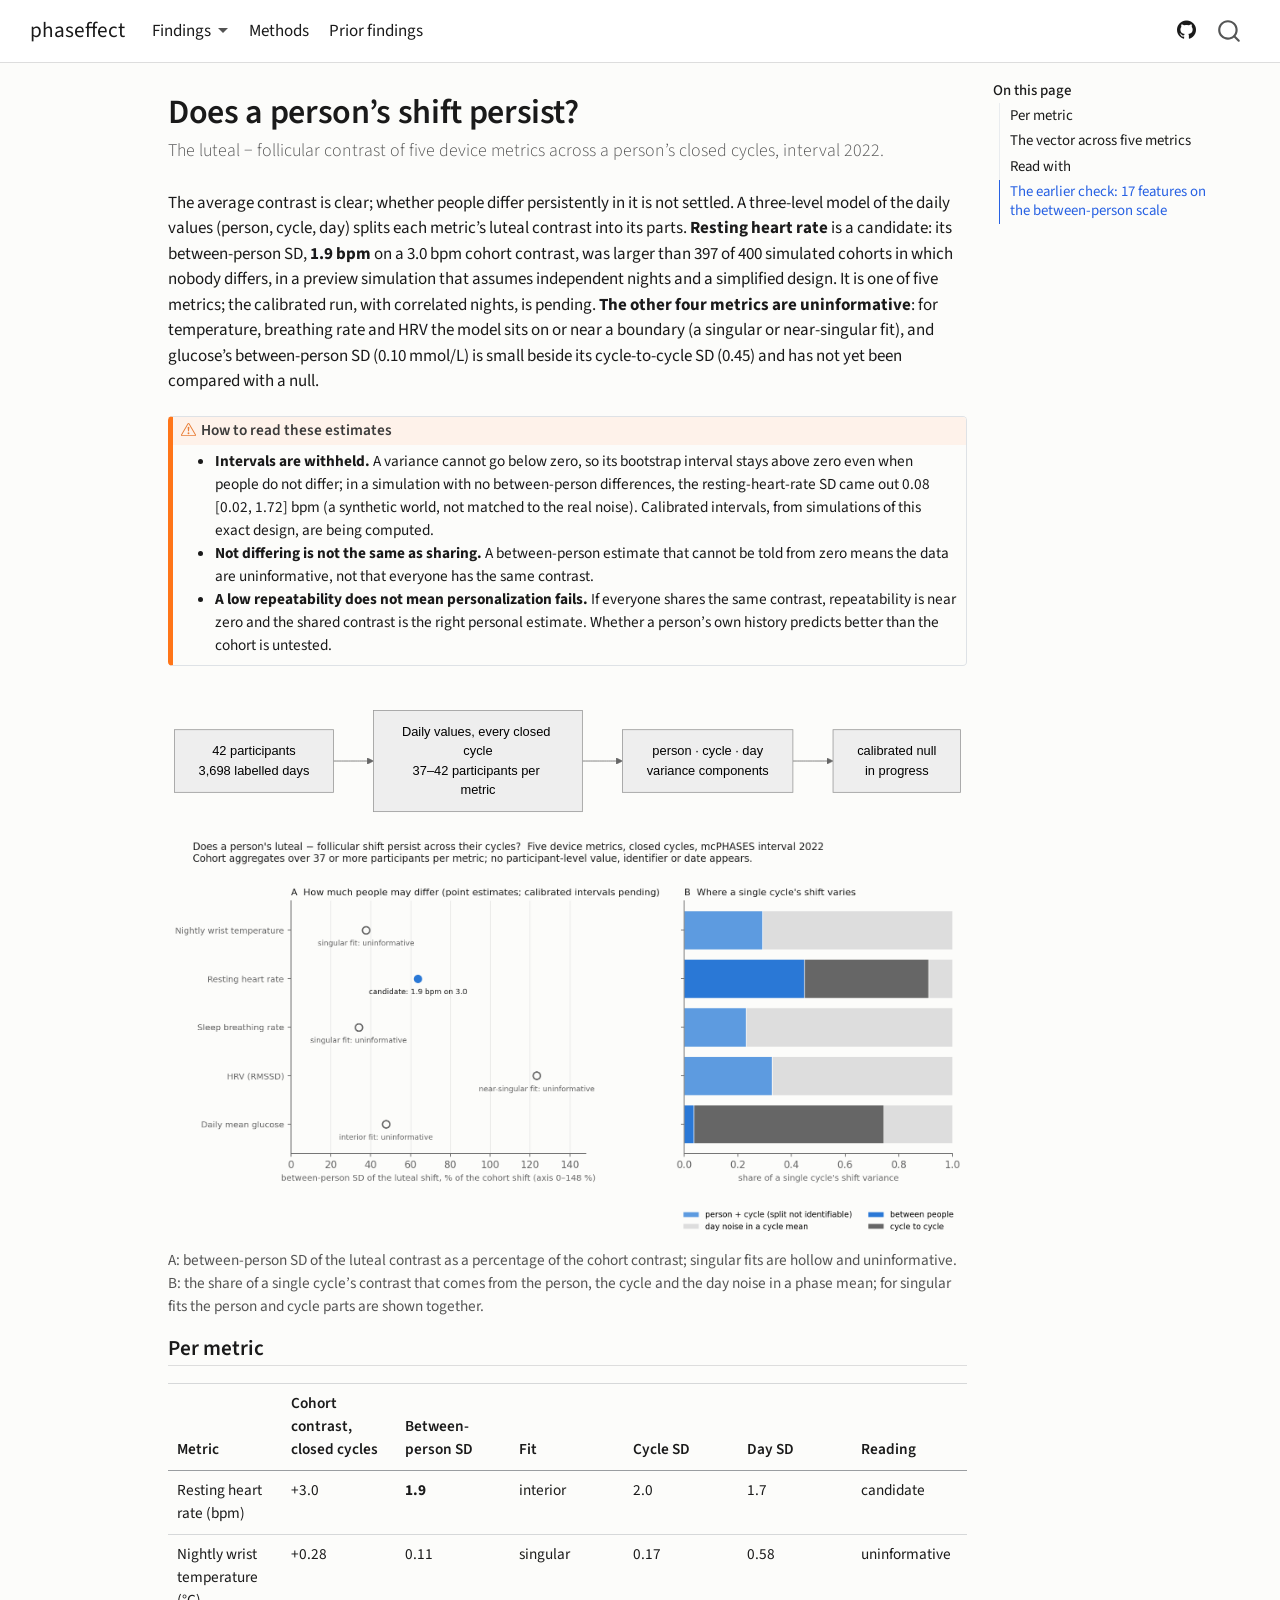
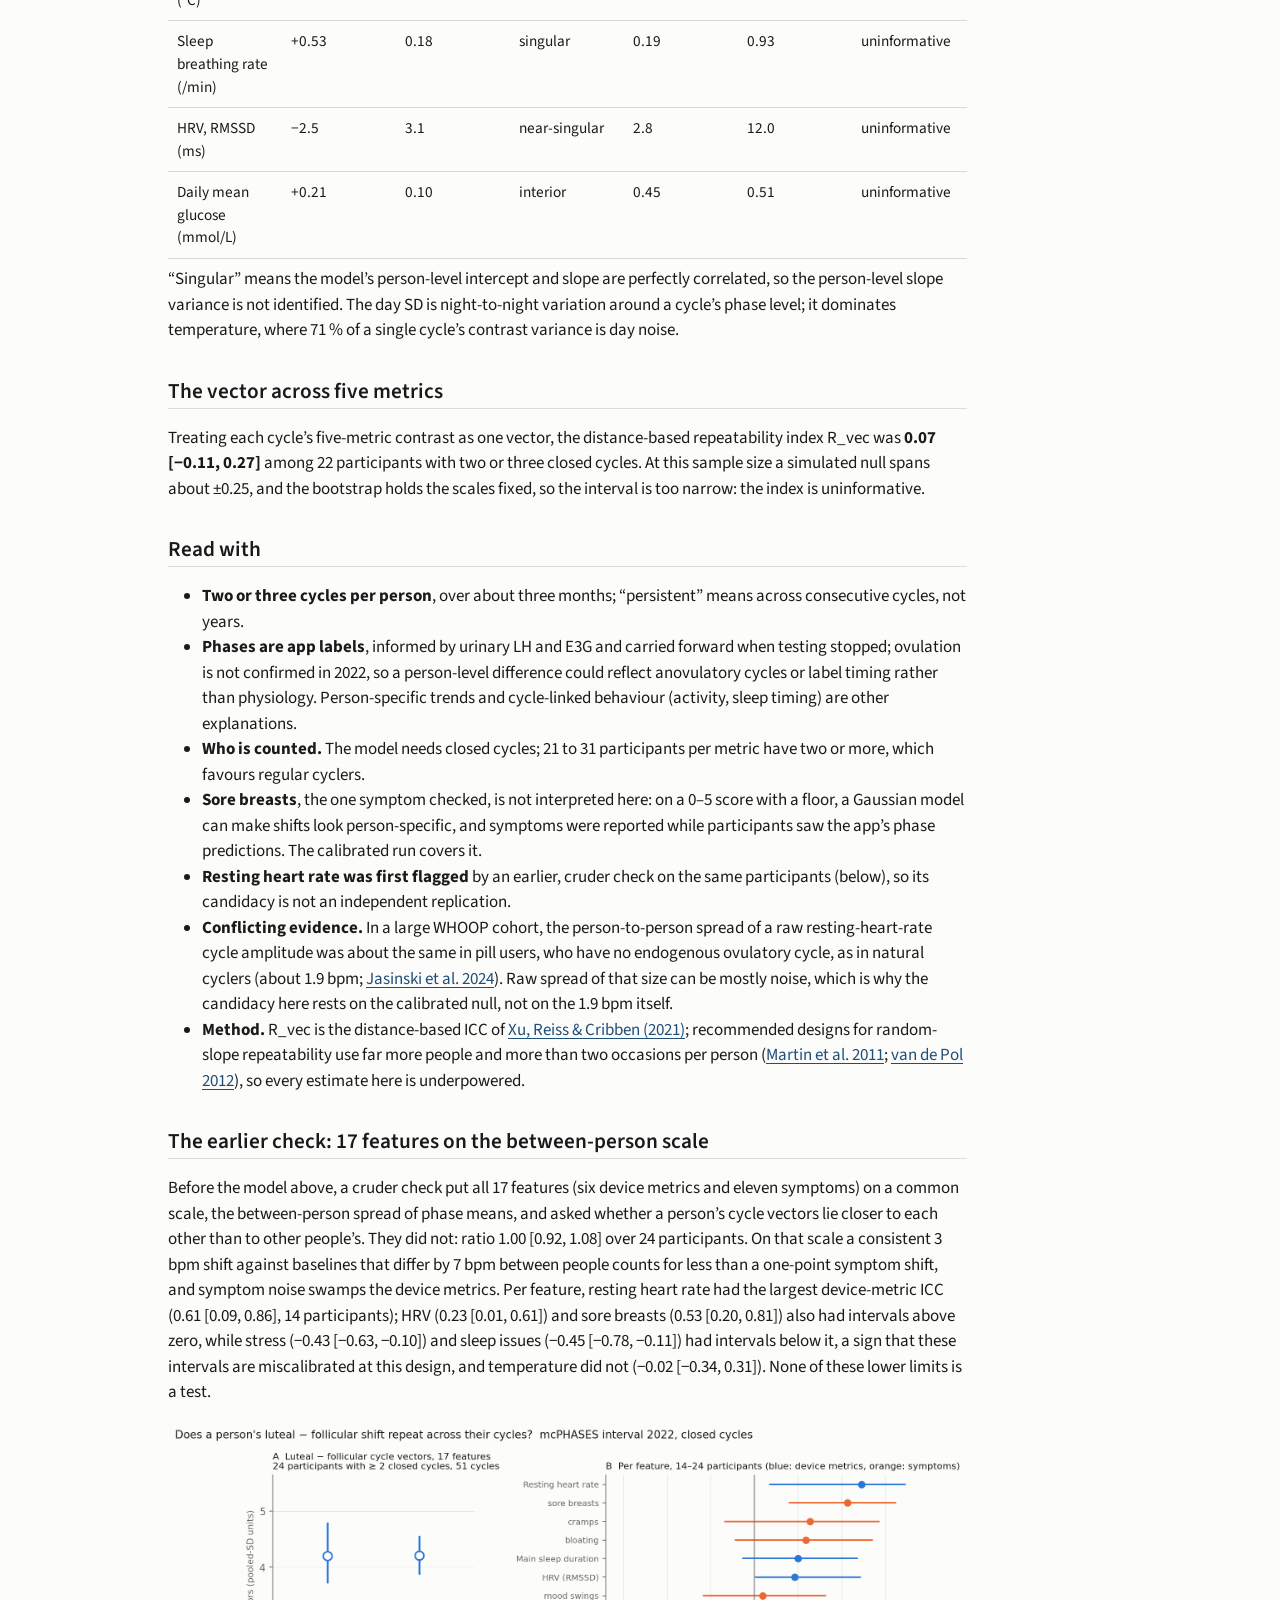
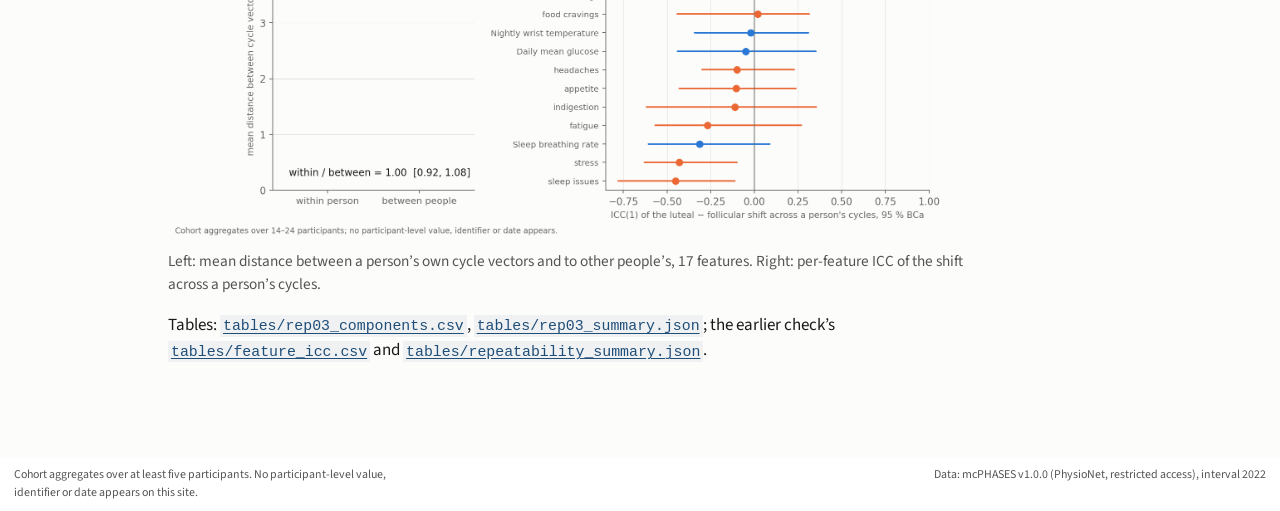
<file: docs/repeatability.html>
<!DOCTYPE html>
<html xmlns="http://www.w3.org/1999/xhtml" lang="en" xml:lang="en"><head>

<meta charset="utf-8">
<meta name="generator" content="quarto-1.8.27">

<meta name="viewport" content="width=device-width, initial-scale=1.0, user-scalable=yes">


<title>Does a person’s shift persist? – phaseffect</title>
<style>
code{white-space: pre-wrap;}
span.smallcaps{font-variant: small-caps;}
div.columns{display: flex; gap: min(4vw, 1.5em);}
div.column{flex: auto; overflow-x: auto;}
div.hanging-indent{margin-left: 1.5em; text-indent: -1.5em;}
ul.task-list{list-style: none;}
ul.task-list li input[type="checkbox"] {
  width: 0.8em;
  margin: 0 0.8em 0.2em -1em; /* quarto-specific, see https://github.com/quarto-dev/quarto-cli/issues/4556 */ 
  vertical-align: middle;
}
</style>


<script src="site_libs/quarto-nav/quarto-nav.js"></script>
<script src="site_libs/quarto-nav/headroom.min.js"></script>
<script src="site_libs/clipboard/clipboard.min.js"></script>
<script src="site_libs/quarto-search/autocomplete.umd.js"></script>
<script src="site_libs/quarto-search/fuse.min.js"></script>
<script src="site_libs/quarto-search/quarto-search.js"></script>
<meta name="quarto:offset" content="./">
<script src="site_libs/quarto-html/quarto.js" type="module"></script>
<script src="site_libs/quarto-html/tabsets/tabsets.js" type="module"></script>
<script src="site_libs/quarto-html/axe/axe-check.js" type="module"></script>
<script src="site_libs/quarto-html/popper.min.js"></script>
<script src="site_libs/quarto-html/tippy.umd.min.js"></script>
<script src="site_libs/quarto-html/anchor.min.js"></script>
<link href="site_libs/quarto-html/tippy.css" rel="stylesheet">
<link href="site_libs/quarto-html/quarto-syntax-highlighting-ed96de9b727972fe78a7b5d16c58bf87.css" rel="stylesheet" id="quarto-text-highlighting-styles">
<script src="site_libs/bootstrap/bootstrap.min.js"></script>
<link href="site_libs/bootstrap/bootstrap-icons.css" rel="stylesheet">
<link href="site_libs/bootstrap/bootstrap-5b4ad623e5705c0698d39aec6f10cf02.min.css" rel="stylesheet" append-hash="true" id="quarto-bootstrap" data-mode="light">
<script id="quarto-search-options" type="application/json">{
  "location": "navbar",
  "copy-button": false,
  "collapse-after": 3,
  "panel-placement": "end",
  "type": "overlay",
  "limit": 50,
  "keyboard-shortcut": [
    "f",
    "/",
    "s"
  ],
  "show-item-context": false,
  "language": {
    "search-no-results-text": "No results",
    "search-matching-documents-text": "matching documents",
    "search-copy-link-title": "Copy link to search",
    "search-hide-matches-text": "Hide additional matches",
    "search-more-match-text": "more match in this document",
    "search-more-matches-text": "more matches in this document",
    "search-clear-button-title": "Clear",
    "search-text-placeholder": "",
    "search-detached-cancel-button-title": "Cancel",
    "search-submit-button-title": "Submit",
    "search-label": "Search"
  }
}</script>
<meta name="mermaid-theme" content="neutral">
<script src="site_libs/quarto-diagram/mermaid.min.js"></script>
<script src="site_libs/quarto-diagram/mermaid-init.js"></script>
<link href="site_libs/quarto-diagram/mermaid.css" rel="stylesheet">


<link rel="stylesheet" href="styles.css">
</head>

<body class="nav-fixed quarto-light">

<div id="quarto-search-results"></div>
  <header id="quarto-header" class="headroom fixed-top">
    <nav class="navbar navbar-expand-lg " data-bs-theme="dark">
      <div class="navbar-container container-fluid">
      <div class="navbar-brand-container mx-auto">
    <a class="navbar-brand" href="./index.html">
    <span class="navbar-title">phaseffect</span>
    </a>
  </div>
            <div id="quarto-search" class="" title="Search"></div>
          <button class="navbar-toggler" type="button" data-bs-toggle="collapse" data-bs-target="#navbarCollapse" aria-controls="navbarCollapse" role="menu" aria-expanded="false" aria-label="Toggle navigation" onclick="if (window.quartoToggleHeadroom) { window.quartoToggleHeadroom(); }">
  <span class="navbar-toggler-icon"></span>
</button>
          <div class="collapse navbar-collapse" id="navbarCollapse">
            <ul class="navbar-nav navbar-nav-scroll me-auto">
  <li class="nav-item dropdown ">
    <a class="nav-link dropdown-toggle" href="#" id="nav-menu-findings" role="link" data-bs-toggle="dropdown" aria-expanded="false">
 <span class="menu-text">Findings</span>
    </a>
    <ul class="dropdown-menu" aria-labelledby="nav-menu-findings">    
        <li>
    <a class="dropdown-item" href="./cohort-shifts.html">
 <span class="dropdown-text">Cohort shifts by phase</span></a>
  </li>  
        <li>
    <a class="dropdown-item" href="./repeatability.html">
 <span class="dropdown-text">Does a person’s shift repeat?</span></a>
  </li>  
    </ul>
  </li>
  <li class="nav-item">
    <a class="nav-link" href="./methods.html"> 
<span class="menu-text">Methods</span></a>
  </li>  
  <li class="nav-item">
    <a class="nav-link" href="./prior-findings.html"> 
<span class="menu-text">Prior findings</span></a>
  </li>  
</ul>
            <ul class="navbar-nav navbar-nav-scroll ms-auto">
  <li class="nav-item compact">
    <a class="nav-link" href="https://github.com/sangyu/phaseffect"> <i class="bi bi-github" role="img" aria-label="GitHub">
</i> 
<span class="menu-text"></span></a>
  </li>  
</ul>
          </div> <!-- /navcollapse -->
            <div class="quarto-navbar-tools">
</div>
      </div> <!-- /container-fluid -->
    </nav>
</header>
<!-- content -->
<div id="quarto-content" class="quarto-container page-columns page-rows-contents page-layout-article page-navbar">
<!-- sidebar -->
<!-- margin-sidebar -->
    <div id="quarto-margin-sidebar" class="sidebar margin-sidebar">
        <nav id="TOC" role="doc-toc" class="toc-active">
    <h2 id="toc-title">On this page</h2>
   
  <ul class="collapse">
  <li><a href="#per-metric" id="toc-per-metric" class="nav-link active" data-scroll-target="#per-metric">Per metric</a></li>
  <li><a href="#the-vector-across-five-metrics" id="toc-the-vector-across-five-metrics" class="nav-link" data-scroll-target="#the-vector-across-five-metrics">The vector across five metrics</a></li>
  <li><a href="#read-with" id="toc-read-with" class="nav-link" data-scroll-target="#read-with">Read with</a></li>
  <li><a href="#the-earlier-check-17-features-on-the-between-person-scale" id="toc-the-earlier-check-17-features-on-the-between-person-scale" class="nav-link" data-scroll-target="#the-earlier-check-17-features-on-the-between-person-scale">The earlier check: 17 features on the between-person scale</a></li>
  </ul>
</nav>
    </div>
<!-- main -->
<main class="content" id="quarto-document-content">

<header id="title-block-header" class="quarto-title-block default">
<div class="quarto-title">
<h1 class="title">Does a person’s shift persist?</h1>
<p class="subtitle lead">The luteal − follicular contrast of five device metrics across a person’s closed cycles, interval 2022.</p>
</div>



<div class="quarto-title-meta">

    
  
    
  </div>
  


</header>


<p>The average contrast is clear; whether people differ persistently in it is not settled. A three-level model of the daily values (person, cycle, day) splits each metric’s luteal contrast into its parts. <strong>Resting heart rate</strong> is a candidate: its between-person SD, <strong>1.9 bpm</strong> on a 3.0 bpm cohort contrast, was larger than 397 of 400 simulated cohorts in which nobody differs, in a preview simulation that assumes independent nights and a simplified design. It is one of five metrics; the calibrated run, with correlated nights, is pending. <strong>The other four metrics are uninformative</strong>: for temperature, breathing rate and HRV the model sits on or near a boundary (a singular or near-singular fit), and glucose’s between-person SD (0.10 mmol/L) is small beside its cycle-to-cycle SD (0.45) and has not yet been compared with a null.</p>
<div class="callout callout-style-default callout-warning callout-titled">
<div class="callout-header d-flex align-content-center">
<div class="callout-icon-container">
<i class="callout-icon"></i>
</div>
<div class="callout-title-container flex-fill">
<span class="screen-reader-only">Warning</span>How to read these estimates
</div>
</div>
<div class="callout-body-container callout-body">
<ul>
<li><strong>Intervals are withheld.</strong> A variance cannot go below zero, so its bootstrap interval stays above zero even when people do not differ; in a simulation with no between-person differences, the resting-heart-rate SD came out 0.08 [0.02, 1.72] bpm (a synthetic world, not matched to the real noise). Calibrated intervals, from simulations of this exact design, are being computed.</li>
<li><strong>Not differing is not the same as sharing.</strong> A between-person estimate that cannot be told from zero means the data are uninformative, not that everyone has the same contrast.</li>
<li><strong>A low repeatability does not mean personalization fails.</strong> If everyone shares the same contrast, repeatability is near zero and the shared contrast is the right personal estimate. Whether a person’s own history predicts better than the cohort is untested.</li>
</ul>
</div>
</div>
<div class="cell" data-layout-align="left">
<div class="cell-output-display">
<div>
<p></p><figure class="figure"><p></p>
<div>
<pre class="mermaid mermaid-js">flowchart LR
    A[42 participants&lt;br/&gt;3,698 labelled days] --&gt; M[Daily values, every closed cycle&lt;br/&gt;37–42 participants per metric]
    M --&gt; V[person · cycle · day&lt;br/&gt;variance components]
    V --&gt; C[calibrated null&lt;br/&gt;in progress]
</pre>
</div>
<p></p></figure><p></p>
</div>
</div>
</div>
<div class="quarto-figure quarto-figure-left">
<figure class="figure">
<p><img src="figures/F4_rep03.png" class="img-fluid figure-img"></p>
<figcaption>A: between-person SD of the luteal contrast as a percentage of the cohort contrast; singular fits are hollow and uninformative. B: the share of a single cycle’s contrast that comes from the person, the cycle and the day noise in a phase mean; for singular fits the person and cycle parts are shown together.</figcaption>
</figure>
</div>
<section id="per-metric" class="level2">
<h2 class="anchored" data-anchor-id="per-metric">Per metric</h2>
<table class="caption-top table">
<colgroup>
<col style="width: 14%">
<col style="width: 14%">
<col style="width: 14%">
<col style="width: 14%">
<col style="width: 14%">
<col style="width: 14%">
<col style="width: 14%">
</colgroup>
<thead>
<tr class="header">
<th>Metric</th>
<th>Cohort contrast, closed cycles</th>
<th>Between-person SD</th>
<th>Fit</th>
<th>Cycle SD</th>
<th>Day SD</th>
<th>Reading</th>
</tr>
</thead>
<tbody>
<tr class="odd">
<td>Resting heart rate (bpm)</td>
<td>+3.0</td>
<td><strong>1.9</strong></td>
<td>interior</td>
<td>2.0</td>
<td>1.7</td>
<td>candidate</td>
</tr>
<tr class="even">
<td>Nightly wrist temperature (°C)</td>
<td>+0.28</td>
<td>0.11</td>
<td>singular</td>
<td>0.17</td>
<td>0.58</td>
<td>uninformative</td>
</tr>
<tr class="odd">
<td>Sleep breathing rate (/min)</td>
<td>+0.53</td>
<td>0.18</td>
<td>singular</td>
<td>0.19</td>
<td>0.93</td>
<td>uninformative</td>
</tr>
<tr class="even">
<td>HRV, RMSSD (ms)</td>
<td>−2.5</td>
<td>3.1</td>
<td>near-singular</td>
<td>2.8</td>
<td>12.0</td>
<td>uninformative</td>
</tr>
<tr class="odd">
<td>Daily mean glucose (mmol/L)</td>
<td>+0.21</td>
<td>0.10</td>
<td>interior</td>
<td>0.45</td>
<td>0.51</td>
<td>uninformative</td>
</tr>
</tbody>
</table>
<p>“Singular” means the model’s person-level intercept and slope are perfectly correlated, so the person-level slope variance is not identified. The day SD is night-to-night variation around a cycle’s phase level; it dominates temperature, where 71 % of a single cycle’s contrast variance is day noise.</p>
</section>
<section id="the-vector-across-five-metrics" class="level2">
<h2 class="anchored" data-anchor-id="the-vector-across-five-metrics">The vector across five metrics</h2>
<p>Treating each cycle’s five-metric contrast as one vector, the distance-based repeatability index R_vec was <strong>0.07 [−0.11, 0.27]</strong> among 22 participants with two or three closed cycles. At this sample size a simulated null spans about ±0.25, and the bootstrap holds the scales fixed, so the interval is too narrow: the index is uninformative.</p>
</section>
<section id="read-with" class="level2">
<h2 class="anchored" data-anchor-id="read-with">Read with</h2>
<ul>
<li><strong>Two or three cycles per person</strong>, over about three months; “persistent” means across consecutive cycles, not years.</li>
<li><strong>Phases are app labels</strong>, informed by urinary LH and E3G and carried forward when testing stopped; ovulation is not confirmed in 2022, so a person-level difference could reflect anovulatory cycles or label timing rather than physiology. Person-specific trends and cycle-linked behaviour (activity, sleep timing) are other explanations.</li>
<li><strong>Who is counted.</strong> The model needs closed cycles; 21 to 31 participants per metric have two or more, which favours regular cyclers.</li>
<li><strong>Sore breasts</strong>, the one symptom checked, is not interpreted here: on a 0–5 score with a floor, a Gaussian model can make shifts look person-specific, and symptoms were reported while participants saw the app’s phase predictions. The calibrated run covers it.</li>
<li><strong>Resting heart rate was first flagged</strong> by an earlier, cruder check on the same participants (below), so its candidacy is not an independent replication.</li>
<li><strong>Conflicting evidence.</strong> In a large WHOOP cohort, the person-to-person spread of a raw resting-heart-rate cycle amplitude was about the same in pill users, who have no endogenous ovulatory cycle, as in natural cyclers (about 1.9 bpm; <a href="https://doi.org/10.1038/s41746-024-01394-0">Jasinski et al.&nbsp;2024</a>). Raw spread of that size can be mostly noise, which is why the candidacy here rests on the calibrated null, not on the 1.9 bpm itself.</li>
<li><strong>Method.</strong> R_vec is the distance-based ICC of <a href="https://doi.org/10.1111/biom.13287">Xu, Reiss &amp; Cribben (2021)</a>; recommended designs for random-slope repeatability use far more people and more than two occasions per person (<a href="https://doi.org/10.1111/j.2041-210X.2010.00084.x">Martin et al.&nbsp;2011</a>; <a href="https://doi.org/10.1111/j.2041-210X.2011.00160.x">van de Pol 2012</a>), so every estimate here is underpowered.</li>
</ul>
</section>
<section id="the-earlier-check-17-features-on-the-between-person-scale" class="level2">
<h2 class="anchored" data-anchor-id="the-earlier-check-17-features-on-the-between-person-scale">The earlier check: 17 features on the between-person scale</h2>
<p>Before the model above, a cruder check put all 17 features (six device metrics and eleven symptoms) on a common scale, the between-person spread of phase means, and asked whether a person’s cycle vectors lie closer to each other than to other people’s. They did not: ratio 1.00 [0.92, 1.08] over 24 participants. On that scale a consistent 3 bpm shift against baselines that differ by 7 bpm between people counts for less than a one-point symptom shift, and symptom noise swamps the device metrics. Per feature, resting heart rate had the largest device-metric ICC (0.61 [0.09, 0.86], 14 participants); HRV (0.23 [0.01, 0.61]) and sore breasts (0.53 [0.20, 0.81]) also had intervals above zero, while stress (−0.43 [−0.63, −0.10]) and sleep issues (−0.45 [−0.78, −0.11]) had intervals below it, a sign that these intervals are miscalibrated at this design, and temperature did not (−0.02 [−0.34, 0.31]). None of these lower limits is a test.</p>
<div class="quarto-figure quarto-figure-left">
<figure class="figure">
<p><img src="figures/F2_repeatability.png" class="img-fluid figure-img"></p>
<figcaption>Left: mean distance between a person’s own cycle vectors and to other people’s, 17 features. Right: per-feature ICC of the shift across a person’s cycles.</figcaption>
</figure>
</div>
<p>Tables: <a href="tables/rep03_components.csv"><code>tables/rep03_components.csv</code></a>, <a href="tables/rep03_summary.json"><code>tables/rep03_summary.json</code></a>; the earlier check’s <a href="tables/feature_icc.csv"><code>tables/feature_icc.csv</code></a> and <a href="tables/repeatability_summary.json"><code>tables/repeatability_summary.json</code></a>.</p>


</section>

</main> <!-- /main -->
<script id="quarto-html-after-body" type="application/javascript">
  window.document.addEventListener("DOMContentLoaded", function (event) {
    const icon = "";
    const anchorJS = new window.AnchorJS();
    anchorJS.options = {
      placement: 'right',
      icon: icon
    };
    anchorJS.add('.anchored');
    const isCodeAnnotation = (el) => {
      for (const clz of el.classList) {
        if (clz.startsWith('code-annotation-')) {                     
          return true;
        }
      }
      return false;
    }
    const onCopySuccess = function(e) {
      // button target
      const button = e.trigger;
      // don't keep focus
      button.blur();
      // flash "checked"
      button.classList.add('code-copy-button-checked');
      var currentTitle = button.getAttribute("title");
      button.setAttribute("title", "Copied!");
      let tooltip;
      if (window.bootstrap) {
        button.setAttribute("data-bs-toggle", "tooltip");
        button.setAttribute("data-bs-placement", "left");
        button.setAttribute("data-bs-title", "Copied!");
        tooltip = new bootstrap.Tooltip(button, 
          { trigger: "manual", 
            customClass: "code-copy-button-tooltip",
            offset: [0, -8]});
        tooltip.show();    
      }
      setTimeout(function() {
        if (tooltip) {
          tooltip.hide();
          button.removeAttribute("data-bs-title");
          button.removeAttribute("data-bs-toggle");
          button.removeAttribute("data-bs-placement");
        }
        button.setAttribute("title", currentTitle);
        button.classList.remove('code-copy-button-checked');
      }, 1000);
      // clear code selection
      e.clearSelection();
    }
    const getTextToCopy = function(trigger) {
      const outerScaffold = trigger.parentElement.cloneNode(true);
      const codeEl = outerScaffold.querySelector('code');
      for (const childEl of codeEl.children) {
        if (isCodeAnnotation(childEl)) {
          childEl.remove();
        }
      }
      return codeEl.innerText;
    }
    const clipboard = new window.ClipboardJS('.code-copy-button:not([data-in-quarto-modal])', {
      text: getTextToCopy
    });
    clipboard.on('success', onCopySuccess);
    if (window.document.getElementById('quarto-embedded-source-code-modal')) {
      const clipboardModal = new window.ClipboardJS('.code-copy-button[data-in-quarto-modal]', {
        text: getTextToCopy,
        container: window.document.getElementById('quarto-embedded-source-code-modal')
      });
      clipboardModal.on('success', onCopySuccess);
    }
      var localhostRegex = new RegExp(/^(?:http|https):\/\/localhost\:?[0-9]*\//);
      var mailtoRegex = new RegExp(/^mailto:/);
        var filterRegex = new RegExp("https:\/\/sangyu\.github\.io\/phaseffect");
      var isInternal = (href) => {
          return filterRegex.test(href) || localhostRegex.test(href) || mailtoRegex.test(href);
      }
      // Inspect non-navigation links and adorn them if external
     var links = window.document.querySelectorAll('a[href]:not(.nav-link):not(.navbar-brand):not(.toc-action):not(.sidebar-link):not(.sidebar-item-toggle):not(.pagination-link):not(.no-external):not([aria-hidden]):not(.dropdown-item):not(.quarto-navigation-tool):not(.about-link)');
      for (var i=0; i<links.length; i++) {
        const link = links[i];
        if (!isInternal(link.href)) {
          // undo the damage that might have been done by quarto-nav.js in the case of
          // links that we want to consider external
          if (link.dataset.originalHref !== undefined) {
            link.href = link.dataset.originalHref;
          }
            // target, if specified
            link.setAttribute("target", "_blank");
            if (link.getAttribute("rel") === null) {
              link.setAttribute("rel", "noopener");
            }
        }
      }
    function tippyHover(el, contentFn, onTriggerFn, onUntriggerFn) {
      const config = {
        allowHTML: true,
        maxWidth: 500,
        delay: 100,
        arrow: false,
        appendTo: function(el) {
            return el.parentElement;
        },
        interactive: true,
        interactiveBorder: 10,
        theme: 'quarto',
        placement: 'bottom-start',
      };
      if (contentFn) {
        config.content = contentFn;
      }
      if (onTriggerFn) {
        config.onTrigger = onTriggerFn;
      }
      if (onUntriggerFn) {
        config.onUntrigger = onUntriggerFn;
      }
      window.tippy(el, config); 
    }
    const noterefs = window.document.querySelectorAll('a[role="doc-noteref"]');
    for (var i=0; i<noterefs.length; i++) {
      const ref = noterefs[i];
      tippyHover(ref, function() {
        // use id or data attribute instead here
        let href = ref.getAttribute('data-footnote-href') || ref.getAttribute('href');
        try { href = new URL(href).hash; } catch {}
        const id = href.replace(/^#\/?/, "");
        const note = window.document.getElementById(id);
        if (note) {
          return note.innerHTML;
        } else {
          return "";
        }
      });
    }
    const xrefs = window.document.querySelectorAll('a.quarto-xref');
    const processXRef = (id, note) => {
      // Strip column container classes
      const stripColumnClz = (el) => {
        el.classList.remove("page-full", "page-columns");
        if (el.children) {
          for (const child of el.children) {
            stripColumnClz(child);
          }
        }
      }
      stripColumnClz(note)
      if (id === null || id.startsWith('sec-')) {
        // Special case sections, only their first couple elements
        const container = document.createElement("div");
        if (note.children && note.children.length > 2) {
          container.appendChild(note.children[0].cloneNode(true));
          for (let i = 1; i < note.children.length; i++) {
            const child = note.children[i];
            if (child.tagName === "P" && child.innerText === "") {
              continue;
            } else {
              container.appendChild(child.cloneNode(true));
              break;
            }
          }
          if (window.Quarto?.typesetMath) {
            window.Quarto.typesetMath(container);
          }
          return container.innerHTML
        } else {
          if (window.Quarto?.typesetMath) {
            window.Quarto.typesetMath(note);
          }
          return note.innerHTML;
        }
      } else {
        // Remove any anchor links if they are present
        const anchorLink = note.querySelector('a.anchorjs-link');
        if (anchorLink) {
          anchorLink.remove();
        }
        if (window.Quarto?.typesetMath) {
          window.Quarto.typesetMath(note);
        }
        if (note.classList.contains("callout")) {
          return note.outerHTML;
        } else {
          return note.innerHTML;
        }
      }
    }
    for (var i=0; i<xrefs.length; i++) {
      const xref = xrefs[i];
      tippyHover(xref, undefined, function(instance) {
        instance.disable();
        let url = xref.getAttribute('href');
        let hash = undefined; 
        if (url.startsWith('#')) {
          hash = url;
        } else {
          try { hash = new URL(url).hash; } catch {}
        }
        if (hash) {
          const id = hash.replace(/^#\/?/, "");
          const note = window.document.getElementById(id);
          if (note !== null) {
            try {
              const html = processXRef(id, note.cloneNode(true));
              instance.setContent(html);
            } finally {
              instance.enable();
              instance.show();
            }
          } else {
            // See if we can fetch this
            fetch(url.split('#')[0])
            .then(res => res.text())
            .then(html => {
              const parser = new DOMParser();
              const htmlDoc = parser.parseFromString(html, "text/html");
              const note = htmlDoc.getElementById(id);
              if (note !== null) {
                const html = processXRef(id, note);
                instance.setContent(html);
              } 
            }).finally(() => {
              instance.enable();
              instance.show();
            });
          }
        } else {
          // See if we can fetch a full url (with no hash to target)
          // This is a special case and we should probably do some content thinning / targeting
          fetch(url)
          .then(res => res.text())
          .then(html => {
            const parser = new DOMParser();
            const htmlDoc = parser.parseFromString(html, "text/html");
            const note = htmlDoc.querySelector('main.content');
            if (note !== null) {
              // This should only happen for chapter cross references
              // (since there is no id in the URL)
              // remove the first header
              if (note.children.length > 0 && note.children[0].tagName === "HEADER") {
                note.children[0].remove();
              }
              const html = processXRef(null, note);
              instance.setContent(html);
            } 
          }).finally(() => {
            instance.enable();
            instance.show();
          });
        }
      }, function(instance) {
      });
    }
        let selectedAnnoteEl;
        const selectorForAnnotation = ( cell, annotation) => {
          let cellAttr = 'data-code-cell="' + cell + '"';
          let lineAttr = 'data-code-annotation="' +  annotation + '"';
          const selector = 'span[' + cellAttr + '][' + lineAttr + ']';
          return selector;
        }
        const selectCodeLines = (annoteEl) => {
          const doc = window.document;
          const targetCell = annoteEl.getAttribute("data-target-cell");
          const targetAnnotation = annoteEl.getAttribute("data-target-annotation");
          const annoteSpan = window.document.querySelector(selectorForAnnotation(targetCell, targetAnnotation));
          const lines = annoteSpan.getAttribute("data-code-lines").split(",");
          const lineIds = lines.map((line) => {
            return targetCell + "-" + line;
          })
          let top = null;
          let height = null;
          let parent = null;
          if (lineIds.length > 0) {
              //compute the position of the single el (top and bottom and make a div)
              const el = window.document.getElementById(lineIds[0]);
              top = el.offsetTop;
              height = el.offsetHeight;
              parent = el.parentElement.parentElement;
            if (lineIds.length > 1) {
              const lastEl = window.document.getElementById(lineIds[lineIds.length - 1]);
              const bottom = lastEl.offsetTop + lastEl.offsetHeight;
              height = bottom - top;
            }
            if (top !== null && height !== null && parent !== null) {
              // cook up a div (if necessary) and position it 
              let div = window.document.getElementById("code-annotation-line-highlight");
              if (div === null) {
                div = window.document.createElement("div");
                div.setAttribute("id", "code-annotation-line-highlight");
                div.style.position = 'absolute';
                parent.appendChild(div);
              }
              div.style.top = top - 2 + "px";
              div.style.height = height + 4 + "px";
              div.style.left = 0;
              let gutterDiv = window.document.getElementById("code-annotation-line-highlight-gutter");
              if (gutterDiv === null) {
                gutterDiv = window.document.createElement("div");
                gutterDiv.setAttribute("id", "code-annotation-line-highlight-gutter");
                gutterDiv.style.position = 'absolute';
                const codeCell = window.document.getElementById(targetCell);
                const gutter = codeCell.querySelector('.code-annotation-gutter');
                gutter.appendChild(gutterDiv);
              }
              gutterDiv.style.top = top - 2 + "px";
              gutterDiv.style.height = height + 4 + "px";
            }
            selectedAnnoteEl = annoteEl;
          }
        };
        const unselectCodeLines = () => {
          const elementsIds = ["code-annotation-line-highlight", "code-annotation-line-highlight-gutter"];
          elementsIds.forEach((elId) => {
            const div = window.document.getElementById(elId);
            if (div) {
              div.remove();
            }
          });
          selectedAnnoteEl = undefined;
        };
          // Handle positioning of the toggle
      window.addEventListener(
        "resize",
        throttle(() => {
          elRect = undefined;
          if (selectedAnnoteEl) {
            selectCodeLines(selectedAnnoteEl);
          }
        }, 10)
      );
      function throttle(fn, ms) {
      let throttle = false;
      let timer;
        return (...args) => {
          if(!throttle) { // first call gets through
              fn.apply(this, args);
              throttle = true;
          } else { // all the others get throttled
              if(timer) clearTimeout(timer); // cancel #2
              timer = setTimeout(() => {
                fn.apply(this, args);
                timer = throttle = false;
              }, ms);
          }
        };
      }
        // Attach click handler to the DT
        const annoteDls = window.document.querySelectorAll('dt[data-target-cell]');
        for (const annoteDlNode of annoteDls) {
          annoteDlNode.addEventListener('click', (event) => {
            const clickedEl = event.target;
            if (clickedEl !== selectedAnnoteEl) {
              unselectCodeLines();
              const activeEl = window.document.querySelector('dt[data-target-cell].code-annotation-active');
              if (activeEl) {
                activeEl.classList.remove('code-annotation-active');
              }
              selectCodeLines(clickedEl);
              clickedEl.classList.add('code-annotation-active');
            } else {
              // Unselect the line
              unselectCodeLines();
              clickedEl.classList.remove('code-annotation-active');
            }
          });
        }
    const findCites = (el) => {
      const parentEl = el.parentElement;
      if (parentEl) {
        const cites = parentEl.dataset.cites;
        if (cites) {
          return {
            el,
            cites: cites.split(' ')
          };
        } else {
          return findCites(el.parentElement)
        }
      } else {
        return undefined;
      }
    };
    var bibliorefs = window.document.querySelectorAll('a[role="doc-biblioref"]');
    for (var i=0; i<bibliorefs.length; i++) {
      const ref = bibliorefs[i];
      const citeInfo = findCites(ref);
      if (citeInfo) {
        tippyHover(citeInfo.el, function() {
          var popup = window.document.createElement('div');
          citeInfo.cites.forEach(function(cite) {
            var citeDiv = window.document.createElement('div');
            citeDiv.classList.add('hanging-indent');
            citeDiv.classList.add('csl-entry');
            var biblioDiv = window.document.getElementById('ref-' + cite);
            if (biblioDiv) {
              citeDiv.innerHTML = biblioDiv.innerHTML;
            }
            popup.appendChild(citeDiv);
          });
          return popup.innerHTML;
        });
      }
    }
  });
  </script>
</div> <!-- /content -->
<footer class="footer">
  <div class="nav-footer">
    <div class="nav-footer-left">
<p>Cohort aggregates over at least five participants. No participant-level value, identifier or date appears on this site.</p>
</div>   
    <div class="nav-footer-center">
      &nbsp;
    </div>
    <div class="nav-footer-right">
<p>Data: mcPHASES v1.0.0 (PhysioNet, restricted access), interval 2022</p>
</div>
  </div>
</footer>




</body></html>
</file>
<file: docs/site_libs/quarto-html/tippy.css>
.tippy-box[data-animation=fade][data-state=hidden]{opacity:0}[data-tippy-root]{max-width:calc(100vw - 10px)}.tippy-box{position:relative;background-color:#333;color:#fff;border-radius:4px;font-size:14px;line-height:1.4;white-space:normal;outline:0;transition-property:transform,visibility,opacity}.tippy-box[data-placement^=top]>.tippy-arrow{bottom:0}.tippy-box[data-placement^=top]>.tippy-arrow:before{bottom:-7px;left:0;border-width:8px 8px 0;border-top-color:initial;transform-origin:center top}.tippy-box[data-placement^=bottom]>.tippy-arrow{top:0}.tippy-box[data-placement^=bottom]>.tippy-arrow:before{top:-7px;left:0;border-width:0 8px 8px;border-bottom-color:initial;transform-origin:center bottom}.tippy-box[data-placement^=left]>.tippy-arrow{right:0}.tippy-box[data-placement^=left]>.tippy-arrow:before{border-width:8px 0 8px 8px;border-left-color:initial;right:-7px;transform-origin:center left}.tippy-box[data-placement^=right]>.tippy-arrow{left:0}.tippy-box[data-placement^=right]>.tippy-arrow:before{left:-7px;border-width:8px 8px 8px 0;border-right-color:initial;transform-origin:center right}.tippy-box[data-inertia][data-state=visible]{transition-timing-function:cubic-bezier(.54,1.5,.38,1.11)}.tippy-arrow{width:16px;height:16px;color:#333}.tippy-arrow:before{content:"";position:absolute;border-color:transparent;border-style:solid}.tippy-content{position:relative;padding:5px 9px;z-index:1}
</file>
<file: docs/site_libs/quarto-html/quarto-syntax-highlighting-ed96de9b727972fe78a7b5d16c58bf87.css>
/* quarto syntax highlight colors */
:root {
  --quarto-hl-ot-color: #003B4F;
  --quarto-hl-at-color: #657422;
  --quarto-hl-ss-color: #20794D;
  --quarto-hl-an-color: #5E5E5E;
  --quarto-hl-fu-color: #4758AB;
  --quarto-hl-st-color: #20794D;
  --quarto-hl-cf-color: #003B4F;
  --quarto-hl-op-color: #5E5E5E;
  --quarto-hl-er-color: #AD0000;
  --quarto-hl-bn-color: #AD0000;
  --quarto-hl-al-color: #AD0000;
  --quarto-hl-va-color: #111111;
  --quarto-hl-bu-color: inherit;
  --quarto-hl-ex-color: inherit;
  --quarto-hl-pp-color: #AD0000;
  --quarto-hl-in-color: #5E5E5E;
  --quarto-hl-vs-color: #20794D;
  --quarto-hl-wa-color: #5E5E5E;
  --quarto-hl-do-color: #5E5E5E;
  --quarto-hl-im-color: #00769E;
  --quarto-hl-ch-color: #20794D;
  --quarto-hl-dt-color: #AD0000;
  --quarto-hl-fl-color: #AD0000;
  --quarto-hl-co-color: #5E5E5E;
  --quarto-hl-cv-color: #5E5E5E;
  --quarto-hl-cn-color: #8f5902;
  --quarto-hl-sc-color: #5E5E5E;
  --quarto-hl-dv-color: #AD0000;
  --quarto-hl-kw-color: #003B4F;
}

/* other quarto variables */
:root {
  --quarto-font-monospace: SFMono-Regular, Menlo, Monaco, Consolas, "Liberation Mono", "Courier New", monospace;
}

/* syntax highlight based on Pandoc's rules */
pre > code.sourceCode > span {
  color: #003B4F;
}

code.sourceCode > span {
  color: #003B4F;
}

div.sourceCode,
div.sourceCode pre.sourceCode {
  color: #003B4F;
}

/* Normal */
code span {
  color: #003B4F;
}

/* Alert */
code span.al {
  color: #AD0000;
  font-style: inherit;
}

/* Annotation */
code span.an {
  color: #5E5E5E;
  font-style: inherit;
}

/* Attribute */
code span.at {
  color: #657422;
  font-style: inherit;
}

/* BaseN */
code span.bn {
  color: #AD0000;
  font-style: inherit;
}

/* BuiltIn */
code span.bu {
  font-style: inherit;
}

/* ControlFlow */
code span.cf {
  color: #003B4F;
  font-weight: bold;
  font-style: inherit;
}

/* Char */
code span.ch {
  color: #20794D;
  font-style: inherit;
}

/* Constant */
code span.cn {
  color: #8f5902;
  font-style: inherit;
}

/* Comment */
code span.co {
  color: #5E5E5E;
  font-style: inherit;
}

/* CommentVar */
code span.cv {
  color: #5E5E5E;
  font-style: italic;
}

/* Documentation */
code span.do {
  color: #5E5E5E;
  font-style: italic;
}

/* DataType */
code span.dt {
  color: #AD0000;
  font-style: inherit;
}

/* DecVal */
code span.dv {
  color: #AD0000;
  font-style: inherit;
}

/* Error */
code span.er {
  color: #AD0000;
  font-style: inherit;
}

/* Extension */
code span.ex {
  font-style: inherit;
}

/* Float */
code span.fl {
  color: #AD0000;
  font-style: inherit;
}

/* Function */
code span.fu {
  color: #4758AB;
  font-style: inherit;
}

/* Import */
code span.im {
  color: #00769E;
  font-style: inherit;
}

/* Information */
code span.in {
  color: #5E5E5E;
  font-style: inherit;
}

/* Keyword */
code span.kw {
  color: #003B4F;
  font-weight: bold;
  font-style: inherit;
}

/* Operator */
code span.op {
  color: #5E5E5E;
  font-style: inherit;
}

/* Other */
code span.ot {
  color: #003B4F;
  font-style: inherit;
}

/* Preprocessor */
code span.pp {
  color: #AD0000;
  font-style: inherit;
}

/* SpecialChar */
code span.sc {
  color: #5E5E5E;
  font-style: inherit;
}

/* SpecialString */
code span.ss {
  color: #20794D;
  font-style: inherit;
}

/* String */
code span.st {
  color: #20794D;
  font-style: inherit;
}

/* Variable */
code span.va {
  color: #111111;
  font-style: inherit;
}

/* VerbatimString */
code span.vs {
  color: #20794D;
  font-style: inherit;
}

/* Warning */
code span.wa {
  color: #5E5E5E;
  font-style: italic;
}

.prevent-inlining {
  content: "</";
}

/*# sourceMappingURL=0920dd6d7437995b8cdf7429764427b1.css.map */
</file>
<file: docs/styles.css>
/* paper-and-ink */
:root {
  --ink: #1a1a1a;
  --ink2: #555;
  --paper: #fcfcfa;
  --rule: #ddd;
}
body { background: var(--paper); color: var(--ink); }
.navbar { background: #fff !important; border-bottom: 1px solid var(--rule); }
.navbar .navbar-brand, .navbar a { color: var(--ink) !important; }
h1.title { font-weight: 600; letter-spacing: -0.01em; }
.subtitle.lead { color: var(--ink2); font-size: 1.05rem; }
h2 { font-size: 1.25rem; font-weight: 600; margin-top: 2rem; border-bottom: 1px solid var(--rule); padding-bottom: 0.2rem; }
figure img, .quarto-figure img, img { max-width: 100%; height: auto; }
figcaption, .figure-caption { color: var(--ink2); font-size: 0.9rem; text-align: left; }
table { font-size: 0.9rem; }
table th { font-weight: 600; }
.small { font-size: 0.85rem; color: var(--ink2); }
.page-footer, .nav-footer { color: var(--ink2); font-size: 0.85rem; }
.callout { border-left-color: var(--ink2); }
a { color: #1f4e79; }
</file>
<file: docs/site_libs/quarto-diagram/mermaid.css>
.mermaidTooltip {
  position: absolute;
  text-align: center;
  max-width: 200px;
  padding: 2px;
  font-family: "trebuchet ms", verdana, arial;
  font-size: 12px;
  background: #ffffde;
  border: 1px solid #aaaa33;
  border-radius: 2px;
  pointer-events: none;
  z-index: 1000;
}
</file>
